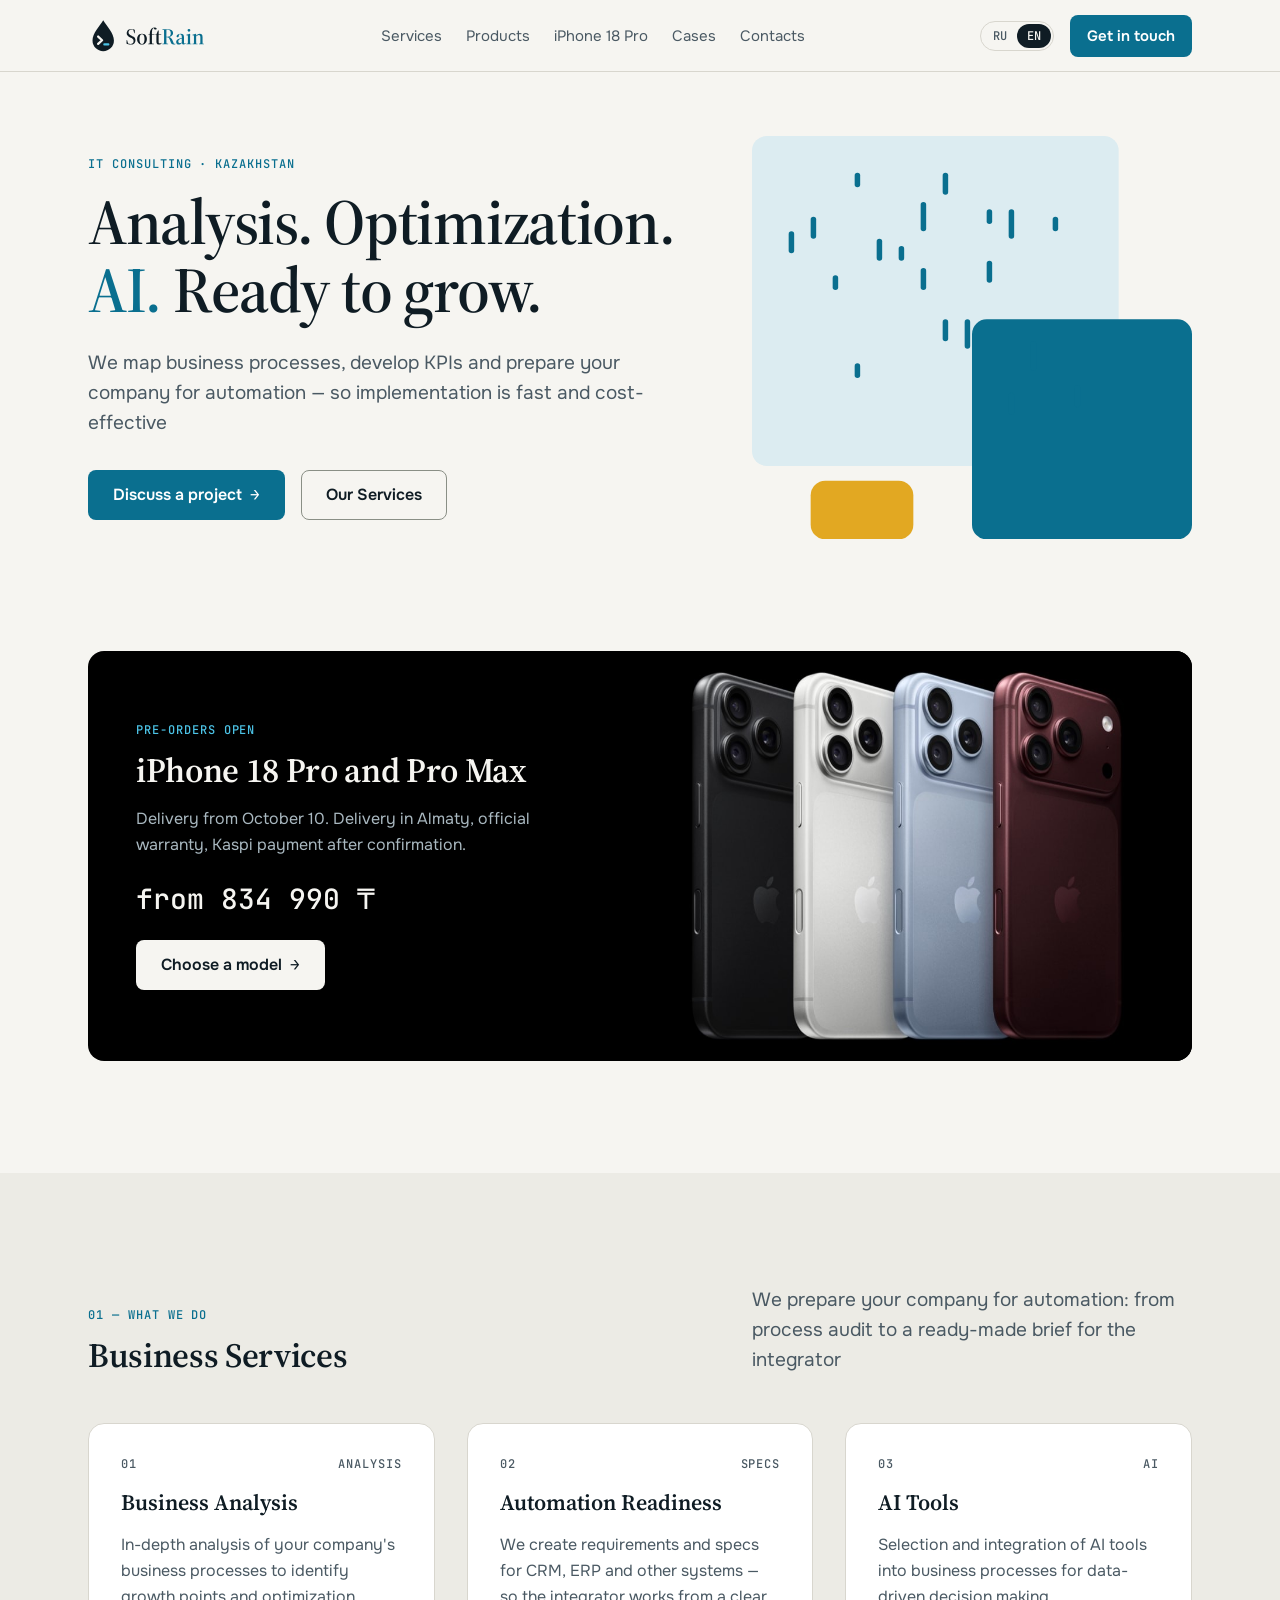
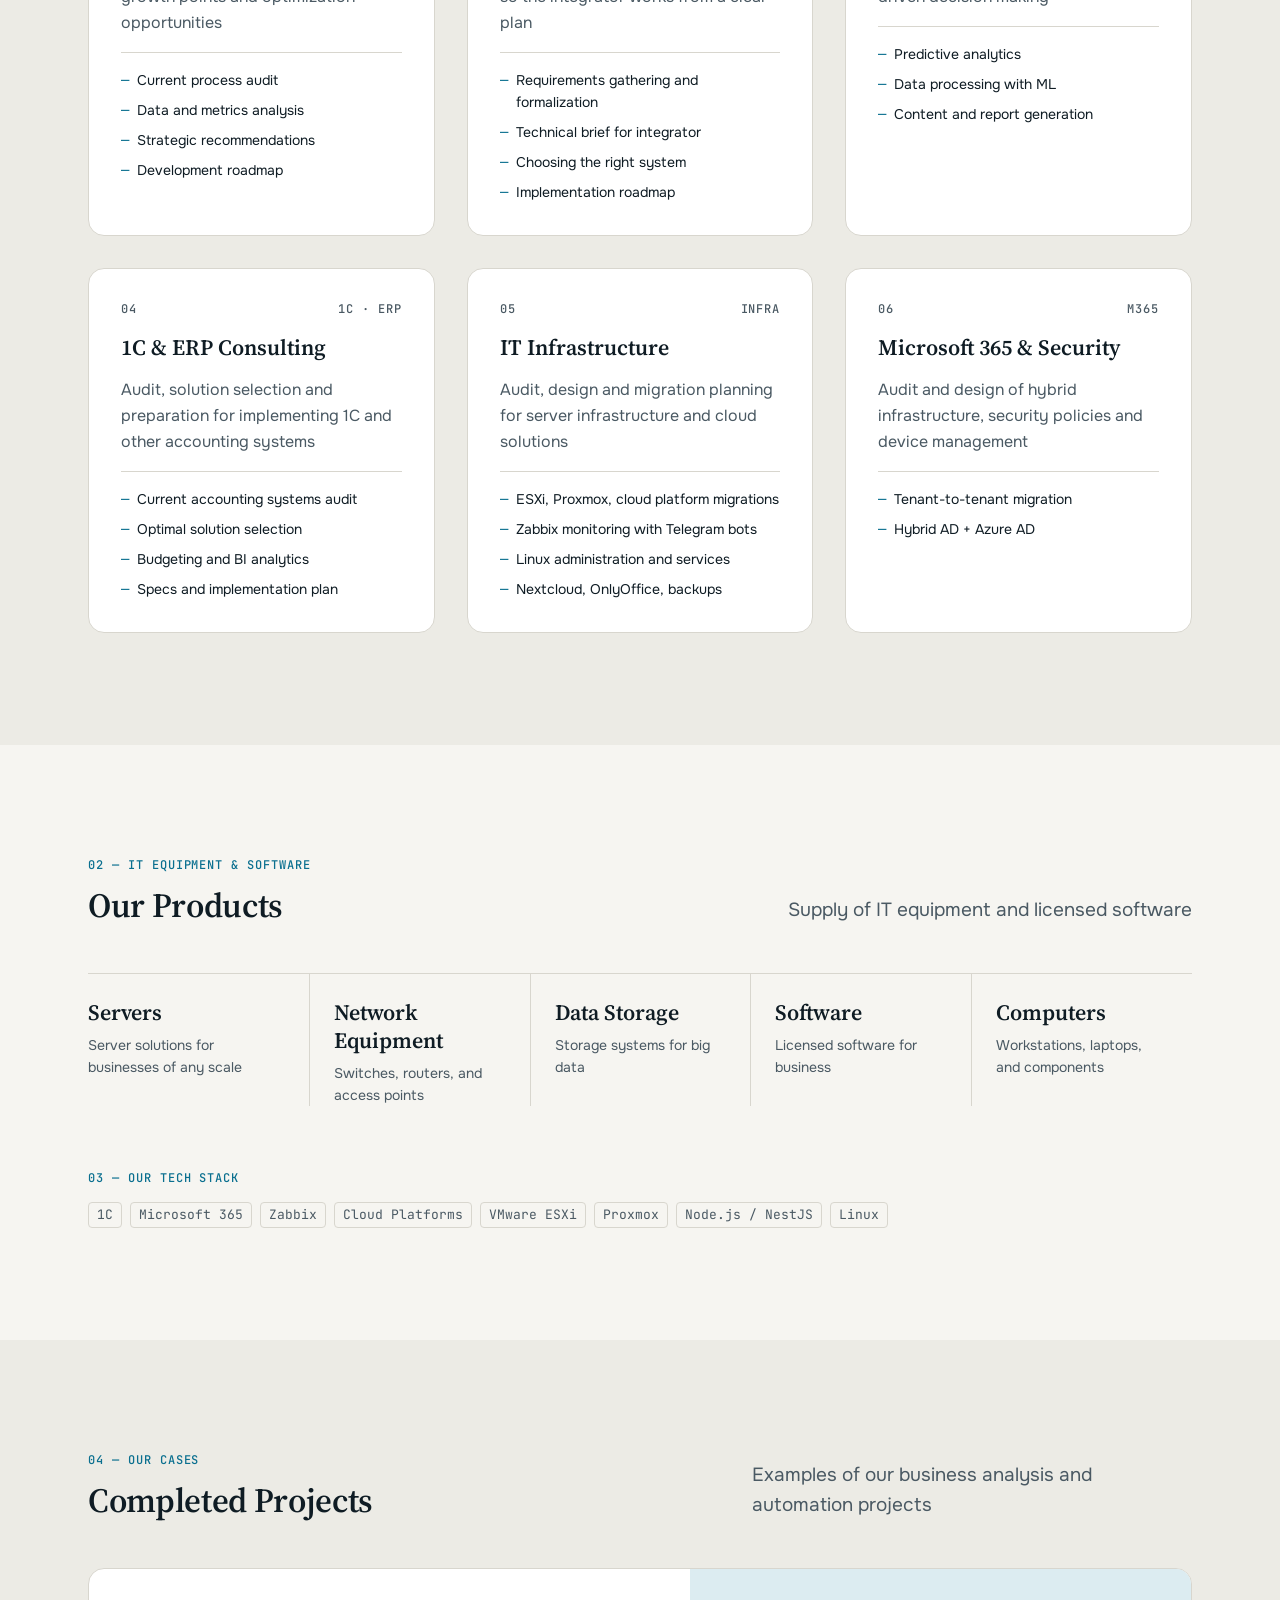
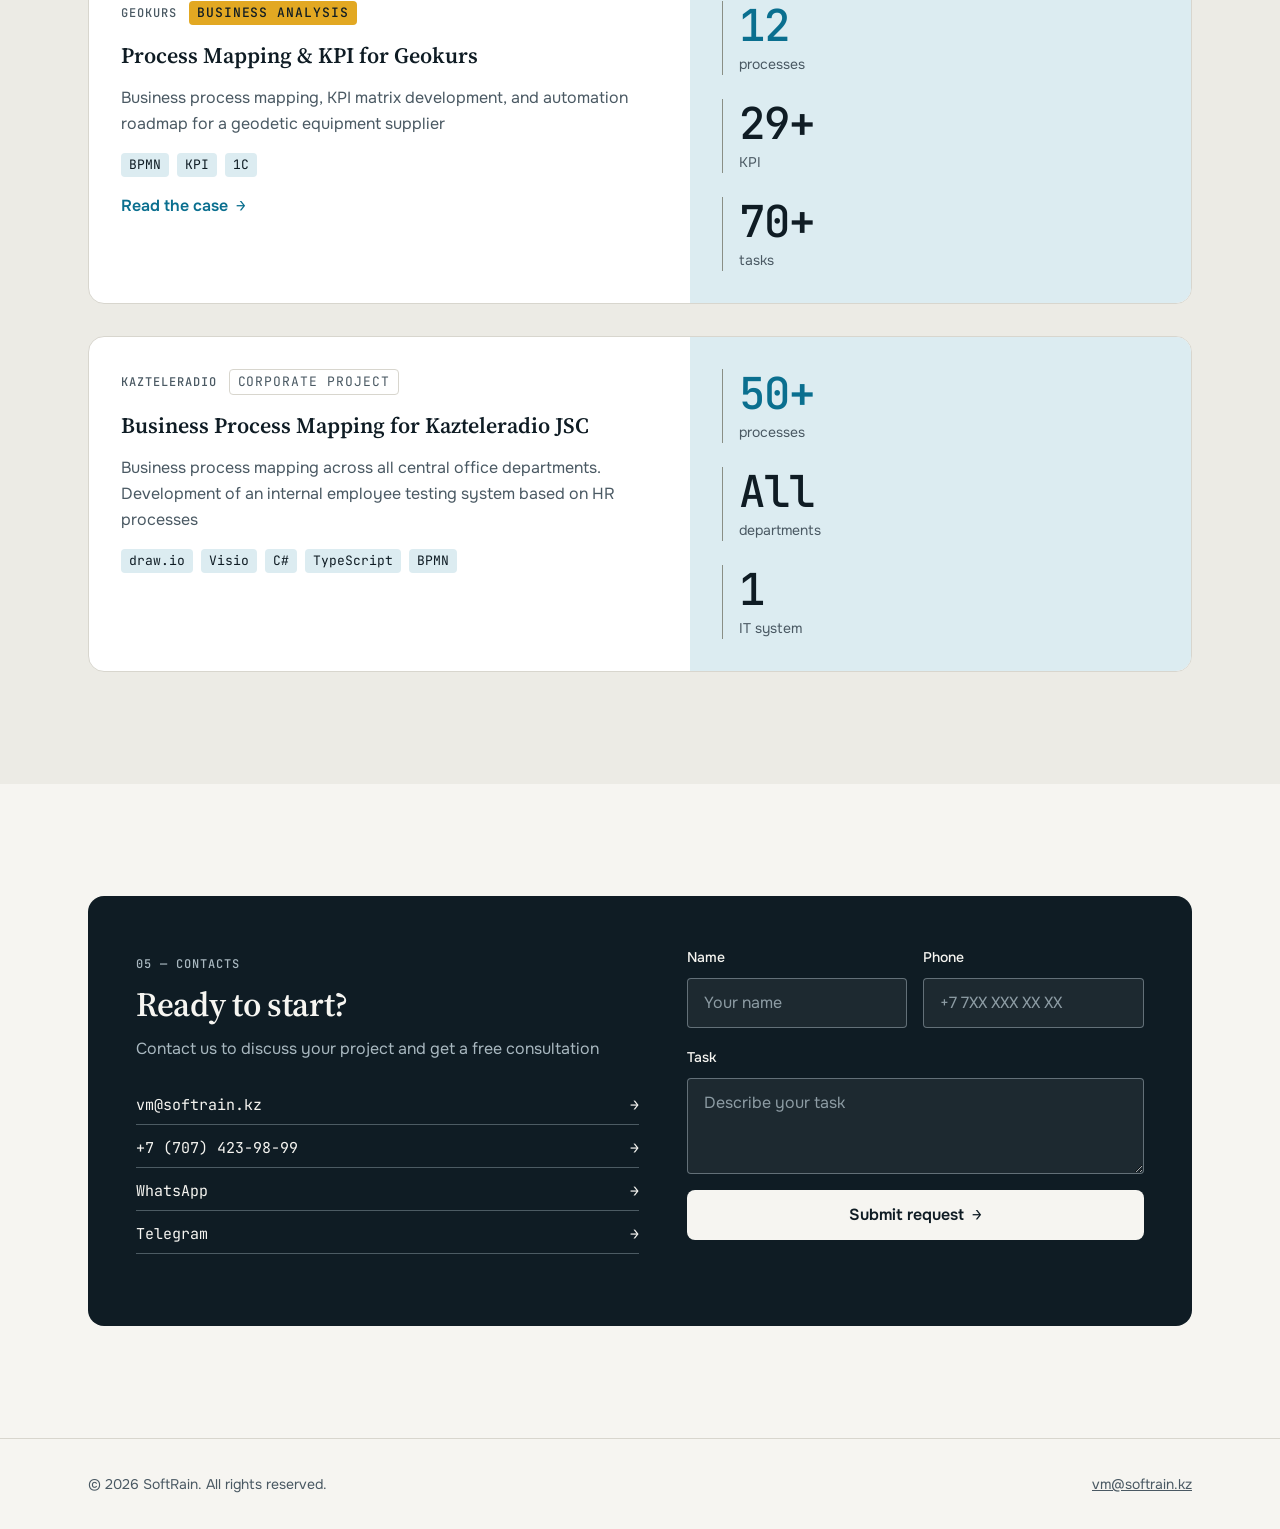
<file: index.html>
<!DOCTYPE html>
<html lang="ru">
<head>
  <meta charset="UTF-8">
  <meta name="viewport" content="width=device-width, initial-scale=1.0">
  <link rel="icon" type="image/svg+xml" href="favicon.svg">
  <link rel="apple-touch-icon" href="assets/apple-touch-icon.png">
  <title>SoftRain - Поставщик ИТ оборудования и программного обеспечения</title>
  <meta name="description" content="SoftRain — поставщик ИТ оборудования, бизнес-анализ, автоматизация процессов и AI инструменты для бизнеса. Серверы, сетевое оборудование, хранилища данных, компьютеры и лицензионное ПО.">
  <meta name="keywords" content="ИТ оборудование, серверы, бизнес анализ, автоматизация, AI инструменты, сетевое оборудование, хранилища данных, компьютеры, программное обеспечение, SoftRain">
  <meta name="robots" content="index, follow">

  <!-- Canonical.
       hreflang убран: языки переключаются скриптом на одном URL, отдельных
       адресов у версий нет, а три alternate на один адрес объявляли поисковику
       несуществующие языковые версии. -->
  <link rel="canonical" href="https://softrain.kz/">

  <!-- Open Graph -->
  <meta property="og:type" content="website">
  <meta property="og:url" content="https://softrain.kz/">
  <meta property="og:title" content="SoftRain — IT-решения для бизнеса">
  <meta property="og:description" content="Бизнес-анализ, автоматизация процессов, AI-инструменты и поставка IT-оборудования для вашей компании.">
  <meta property="og:image" content="https://softrain.kz/assets/og-image.png">
  <meta property="og:image:width" content="1200">
  <meta property="og:image:height" content="630">
  <meta property="og:locale" content="ru_RU">
  <meta property="og:locale:alternate" content="en_US">
  <meta property="og:site_name" content="SoftRain">

  <!-- Twitter Card -->
  <meta name="twitter:card" content="summary_large_image">
  <meta name="twitter:title" content="SoftRain — IT-решения для бизнеса">
  <meta name="twitter:description" content="Бизнес-анализ, автоматизация процессов, AI-инструменты и поставка IT-оборудования.">
  <meta name="twitter:image" content="https://softrain.kz/assets/og-image.png">

  <!-- JSON-LD Structured Data -->
  <script type="application/ld+json">
  {
    "@context": "https://schema.org",
    "@type": "Organization",
    "name": "SoftRain",
    "url": "https://softrain.kz",
    "logo": "https://softrain.kz/assets/softrain-mark-512.png",
    "description": "IT-решения для бизнеса: бизнес-анализ, автоматизация процессов, AI-инструменты, поставка IT-оборудования и ПО.",
    "email": "vm@softrain.kz",
    "telephone": "+77074239899",
    "address": {
      "@type": "PostalAddress",
      "addressCountry": "KZ"
    },
    "contactPoint": {
      "@type": "ContactPoint",
      "telephone": "+77074239899",
      "email": "vm@softrain.kz",
      "contactType": "sales",
      "availableLanguage": ["Russian", "English"]
    },
    "serviceArea": {
      "@type": "Country",
      "name": "Kazakhstan"
    },
    "knowsAbout": [
      "Business Analysis",
      "Business Process Automation",
      "Artificial Intelligence",
      "IT Equipment Supply",
      "Server Solutions",
      "Network Equipment"
    ]
  }
  </script>

  <link rel="preconnect" href="https://fonts.googleapis.com">
  <link rel="preconnect" href="https://fonts.gstatic.com" crossorigin>
  <link href="https://fonts.googleapis.com/css2?family=JetBrains+Mono:wght@400;500&family=Onest:wght@400;500;600&family=Source+Serif+4:opsz,wght@8..60,600&display=swap" rel="stylesheet">
  <link rel="stylesheet" href="assets/softrain.css">

  <style>
    /* Первый экран */
    .hero { padding: var(--space-16) 0 var(--space-24); }
    .hero .wrap { display: grid; grid-template-columns: 1fr 440px; gap: var(--space-12); align-items: center; }
    .hero .display { margin: var(--space-4) 0 var(--space-6); }
    .hero-actions { display: flex; gap: var(--space-4); flex-wrap: wrap; margin-top: var(--space-8); }

    /* Предзаказ iPhone: фон совпадает с фоном фотографии */
    .promo {
      display: grid; grid-template-columns: 1fr 1.15fr; align-items: center; gap: var(--space-8);
      background: #000; color: var(--ink-inverse); border-radius: var(--radius-lg); overflow: hidden;
      text-decoration: none; transition: transform .2s ease-out, box-shadow .2s ease-out;
    }
    .promo:hover { transform: translateY(-2px); box-shadow: var(--shadow-hover); color: var(--ink-inverse); }
    .promo-body { padding: var(--space-12) 0 var(--space-12) var(--space-12); }
    .promo .eyebrow { color: var(--rain-light); }
    .promo .h2 { color: var(--ink-inverse); margin: var(--space-3) 0 var(--space-4); }
    .promo p { color: var(--ink-inverse-muted); }
    .promo-price { font: 500 28px/34px var(--font-mono); color: var(--ink-inverse); margin: var(--space-6) 0; }
    .promo .btn { pointer-events: none; }
    .promo img { width: 100%; height: auto; }
    .promo:focus-visible { outline: 2px solid var(--rain); outline-offset: 3px; }

    /* Продукты */
    .products { display: grid; grid-template-columns: repeat(5, 1fr); border-top: 1px solid var(--line); }
    .product { padding: var(--space-6) var(--space-6) 0 0; display: grid; gap: var(--space-2); align-content: start; }
    .product + .product { padding-left: var(--space-6); border-left: 1px solid var(--line); }
    .product p { font-size: 14px; line-height: 22px; color: var(--ink-muted); }
    .stack { margin-top: var(--space-16); }
    .stack .eyebrow { margin-bottom: var(--space-4); }

    .cases { display: grid; gap: var(--space-8); }

    /* Форма в блоке контактов */
    .cta-form { display: grid; gap: var(--space-4); align-content: start; }
    .cta-form .row { display: grid; grid-template-columns: 1fr 1fr; gap: var(--space-4); }
    .cta-form label { color: var(--ink-inverse); }
    .cta-form .btn { width: 100%; }

    @media (max-width: 1024px) {
      .hero .wrap { grid-template-columns: 1fr 320px; }
      .products { grid-template-columns: repeat(3, 1fr); row-gap: var(--space-6); }
      .product:nth-child(3n+1) { padding-left: 0; border-left: 0; }
    }
    @media (max-width: 860px) {
      .hero { padding: var(--space-12) 0 var(--space-16); }
      .hero .wrap { grid-template-columns: 1fr; }
      .hero-art { display: none; }
      .promo { grid-template-columns: 1fr; gap: 0; }
      .promo-body { padding: var(--space-8) var(--space-6) 0; }
    }
    @media (max-width: 640px) {
      .products { grid-template-columns: 1fr 1fr; }
      .product, .product + .product { padding: var(--space-4) var(--space-4) 0 0; border-left: 0; }
      .cta-form .row { grid-template-columns: 1fr; }
      .promo-price { font-size: 24px; }
    }
  </style>

  <!-- Yandex.Metrika counter -->
  <script type="text/javascript">
      (function(m,e,t,r,i,k,a){
          m[i]=m[i]||function(){(m[i].a=m[i].a||[]).push(arguments)};
          m[i].l=1*new Date();
          for (var j = 0; j < document.scripts.length; j++) {if (document.scripts[j].src === r) { return; }}
          k=e.createElement(t),a=e.getElementsByTagName(t)[0],k.async=1,k.src=r,a.parentNode.insertBefore(k,a)
      })(window, document,'script','https://mc.yandex.ru/metrika/tag.js?id=106817733', 'ym');
      ym(106817733, 'init', {ssr:true, webvisor:true, clickmap:true, ecommerce:"dataLayer", referrer: document.referrer, url: location.href, accurateTrackBounce:true, trackLinks:true});
  </script>
  <noscript><div><img src="https://mc.yandex.ru/watch/106817733" style="position:absolute; left:-9999px;" alt="" /></div></noscript>
  <!-- /Yandex.Metrika counter -->
</head>

<body>
  <nav class="nav" id="navbar">
    <div class="wrap">
      <a href="./" class="nav-logo" aria-label="SoftRain"><img src="assets/softrain-logo.svg" alt="SoftRain" width="157" height="48"></a>

      <ul class="nav-links" id="navLinks">
        <li><a class="lang-text" data-lang-ru="Услуги" data-lang-en="Services" href="#services">Услуги</a></li>
        <li><a class="lang-text" data-lang-ru="Продукты" data-lang-en="Products" href="#products">Продукты</a></li>
        <li><a href="iphone-18-pro/">iPhone 18 Pro</a></li>
        <li><a class="lang-text" data-lang-ru="Кейсы" data-lang-en="Cases" href="#cases">Кейсы</a></li>
        <li><a class="lang-text" data-lang-ru="Контакты" data-lang-en="Contacts" href="#contact">Контакты</a></li>
      </ul>

      <div class="nav-right">
        <div class="lang-switch" role="group" aria-label="Язык / Language">
          <button class="lang-btn active" data-lang="ru">RU</button>
          <button class="lang-btn" data-lang="en">EN</button>
        </div>
        <a class="lang-text btn btn-primary" data-lang-ru="Оставить заявку" data-lang-en="Get in touch" href="#contact">Оставить заявку</a>
        <button class="menu-toggle" id="menuToggle" aria-label="Меню" aria-expanded="false" aria-controls="navLinks"><span></span></button>
      </div>
    </div>
  </nav>

  <main>
  <header class="hero">
    <div class="wrap">
      <div>
        <p class="lang-text eyebrow" data-lang-ru="IT-консалтинг · Казахстан" data-lang-en="IT consulting · Kazakhstan">IT-консалтинг · Казахстан</p>
        <h1 class="display"><span class="lang-text" data-lang-ru="Анализ. Оптимизация." data-lang-en="Analysis. Optimization.">Анализ. Оптимизация.</span> <em>AI.</em> <span class="lang-text" data-lang-ru="Подготовка к росту." data-lang-en="Ready to grow.">Подготовка к росту.</span></h1>
        <p class="lang-text lead" data-lang-ru="Описываем бизнес-процессы, разрабатываем KPI и готовим вашу компанию к автоматизации — чтобы внедрение прошло быстро и без лишних затрат" data-lang-en="We map business processes, develop KPIs and prepare your company for automation — so implementation is fast and cost-effective">Описываем бизнес-процессы, разрабатываем KPI и готовим вашу компанию к автоматизации — чтобы внедрение прошло быстро и без лишних затрат</p>
        <div class="hero-actions">
          <a href="#contact" class="btn btn-primary"><span class="lang-text" data-lang-ru="Обсудить проект" data-lang-en="Discuss a project">Обсудить проект</span> <span class="arrow" aria-hidden="true">→</span></a>
          <a class="lang-text btn btn-secondary" data-lang-ru="Наши услуги" data-lang-en="Our Services" href="#services">Наши услуги</a>
        </div>
      </div>
      <svg class="hero-art rain-art" viewBox="0 0 480 440" aria-hidden="true">
        <rect class="soft" x="0" y="0" width="400" height="360" rx="16"/>
        <rect class="rain" x="240" y="200" width="240" height="240" rx="16"/>
        <rect class="sun" x="64" y="376" width="112" height="64" rx="16"/>
        <rect class="rain" x="40" y="104" width="6" height="24" rx="3"/><rect class="rain" x="64" y="88" width="6" height="24" rx="3"/><rect class="rain" x="88" y="152" width="6" height="16" rx="3"/><rect class="rain" x="112" y="248" width="6" height="16" rx="3"/><rect class="rain" x="136" y="112" width="6" height="24" rx="3"/><rect class="rain" x="160" y="120" width="6" height="16" rx="3"/><rect class="rain" x="184" y="72" width="6" height="32" rx="3"/><rect class="rain" x="184" y="144" width="6" height="24" rx="3"/><rect class="rain" x="208" y="200" width="6" height="24" rx="3"/><rect class="rain" x="232" y="200" width="6" height="32" rx="3"/><rect class="rain" x="256" y="80" width="6" height="16" rx="3"/><rect class="rain" x="256" y="136" width="6" height="24" rx="3"/><rect class="rain" x="280" y="80" width="6" height="32" rx="3"/><rect class="rain" x="280" y="280" width="6" height="24" rx="3"/><rect class="rain" x="304" y="224" width="6" height="32" rx="3"/><rect class="rain" x="328" y="88" width="6" height="16" rx="3"/><rect class="rain" x="352" y="272" width="6" height="24" rx="3"/><rect class="rain" x="112" y="40" width="6" height="16" rx="3"/><rect class="rain" x="208" y="40" width="6" height="24" rx="3"/>
      </svg>
    </div>
  </header>

  <section class="section" style="padding-top:0" aria-label="Предзаказ iPhone 18 Pro">
    <div class="wrap">
      <a class="promo" href="iphone-18-pro/">
        <div class="promo-body">
          <p class="lang-text eyebrow" data-lang-ru="Предзаказ открыт" data-lang-en="Pre-orders open">Предзаказ открыт</p>
          <h2 class="lang-text h2" data-lang-ru="iPhone 18 Pro и Pro Max" data-lang-en="iPhone 18 Pro and Pro Max">iPhone 18 Pro и Pro Max</h2>
          <p class="lang-text" data-lang-ru="Доставка с 10 октября. Доставка по Алматы, официальная гарантия, оплата Kaspi после подтверждения." data-lang-en="Delivery from October 10. Delivery in Almaty, official warranty, Kaspi payment after confirmation.">Доставка с 10 октября. Доставка по Алматы, официальная гарантия, оплата Kaspi после подтверждения.</p>
          <div class="promo-price"><span class="lang-text" data-lang-ru="от 834 990 ₸" data-lang-en="from 834 990 ₸">от 834 990 ₸</span></div>
          <span class="btn btn-inverse"><span class="lang-text" data-lang-ru="Выбрать модель" data-lang-en="Choose a model">Выбрать модель</span> <span class="arrow" aria-hidden="true">→</span></span>
        </div>
        <img src="iphone-18-pro/img/lineup.jpg" alt="iPhone 18 Pro в цветах Black, Silver, Glacier и Burgundy" width="980" height="700" loading="lazy">
      </a>
    </div>
  </section>

  <section class="section section--sunken" id="services">
    <div class="wrap">
      <div class="section-head">
        <div>
          <p class="lang-text eyebrow" data-lang-ru="01 — Что мы делаем" data-lang-en="01 — What we do">01 — Что мы делаем</p>
          <h2 class="lang-text h2" data-lang-ru="Услуги для бизнеса" data-lang-en="Business Services">Услуги для бизнеса</h2>
        </div>
        <p class="lang-text lead" data-lang-ru="Подготовим вашу компанию к автоматизации: от аудита процессов до готового ТЗ для интегратора" data-lang-en="We prepare your company for automation: from process audit to a ready-made brief for the integrator">Подготовим вашу компанию к автоматизации: от аудита процессов до готового ТЗ для интегратора</p>
      </div>
      <div class="grid-3">
        <article class="card">
          <div class="card-num"><span>01</span><span class="lang-text" data-lang-ru="Анализ" data-lang-en="Analysis">Анализ</span></div>
          <h3 class="lang-text h3" data-lang-ru="Бизнес-анализ" data-lang-en="Business Analysis">Бизнес-анализ</h3>
          <p class="lang-text" data-lang-ru="Глубокий анализ бизнес-процессов вашей компании для выявления точек роста и оптимизации" data-lang-en="In-depth analysis of your company&#x27;s business processes to identify growth points and optimization opportunities">Глубокий анализ бизнес-процессов вашей компании для выявления точек роста и оптимизации</p>
          <ul class="list">
            <li class="lang-text" data-lang-ru="Аудит текущих процессов" data-lang-en="Current process audit">Аудит текущих процессов</li>
            <li class="lang-text" data-lang-ru="Анализ данных и метрик" data-lang-en="Data and metrics analysis">Анализ данных и метрик</li>
            <li class="lang-text" data-lang-ru="Стратегические рекомендации" data-lang-en="Strategic recommendations">Стратегические рекомендации</li>
            <li class="lang-text" data-lang-ru="Дорожная карта развития" data-lang-en="Development roadmap">Дорожная карта развития</li>
          </ul>
        </article>
        <article class="card">
          <div class="card-num"><span>02</span><span class="lang-text" data-lang-ru="ТЗ" data-lang-en="Specs">ТЗ</span></div>
          <h3 class="lang-text h3" data-lang-ru="Подготовка к автоматизации" data-lang-en="Automation Readiness">Подготовка к автоматизации</h3>
          <p class="lang-text" data-lang-ru="Формируем требования и ТЗ для внедрения CRM, ERP и других систем — чтобы интегратор работал по чёткому плану" data-lang-en="We create requirements and specs for CRM, ERP and other systems — so the integrator works from a clear plan">Формируем требования и ТЗ для внедрения CRM, ERP и других систем — чтобы интегратор работал по чёткому плану</p>
          <ul class="list">
            <li class="lang-text" data-lang-ru="Сбор и формализация требований" data-lang-en="Requirements gathering and formalization">Сбор и формализация требований</li>
            <li class="lang-text" data-lang-ru="Техническое задание для интегратора" data-lang-en="Technical brief for integrator">Техническое задание для интегратора</li>
            <li class="lang-text" data-lang-ru="Выбор подходящей системы" data-lang-en="Choosing the right system">Выбор подходящей системы</li>
            <li class="lang-text" data-lang-ru="Дорожная карта внедрения" data-lang-en="Implementation roadmap">Дорожная карта внедрения</li>
          </ul>
        </article>
        <article class="card">
          <div class="card-num"><span>03</span><span class="lang-text" data-lang-ru="AI" data-lang-en="AI">AI</span></div>
          <h3 class="lang-text h3" data-lang-ru="AI-инструменты" data-lang-en="AI Tools">AI-инструменты</h3>
          <p class="lang-text" data-lang-ru="Подбор и интеграция AI-инструментов в бизнес-процессы для принятия решений на основе данных" data-lang-en="Selection and integration of AI tools into business processes for data-driven decision making">Подбор и интеграция AI-инструментов в бизнес-процессы для принятия решений на основе данных</p>
          <ul class="list">
            <li class="lang-text" data-lang-ru="Предиктивная аналитика" data-lang-en="Predictive analytics">Предиктивная аналитика</li>
            <li class="lang-text" data-lang-ru="Обработка данных с ML" data-lang-en="Data processing with ML">Обработка данных с ML</li>
            <li class="lang-text" data-lang-ru="Генерация контента и отчётов" data-lang-en="Content and report generation">Генерация контента и отчётов</li>
          </ul>
        </article>
        <article class="card">
          <div class="card-num"><span>04</span><span class="lang-text" data-lang-ru="1C · ERP" data-lang-en="1C · ERP">1C · ERP</span></div>
          <h3 class="lang-text h3" data-lang-ru="Консалтинг 1C &amp; ERP" data-lang-en="1C &amp; ERP Consulting">Консалтинг 1C &amp; ERP</h3>
          <p class="lang-text" data-lang-ru="Аудит, подбор решений и подготовка к внедрению 1С и других учётных систем" data-lang-en="Audit, solution selection and preparation for implementing 1C and other accounting systems">Аудит, подбор решений и подготовка к внедрению 1С и других учётных систем</p>
          <ul class="list">
            <li class="lang-text" data-lang-ru="Аудит текущих учётных систем" data-lang-en="Current accounting systems audit">Аудит текущих учётных систем</li>
            <li class="lang-text" data-lang-ru="Подбор оптимального решения" data-lang-en="Optimal solution selection">Подбор оптимального решения</li>
            <li class="lang-text" data-lang-ru="Бюджетирование и BI-аналитика" data-lang-en="Budgeting and BI analytics">Бюджетирование и BI-аналитика</li>
            <li class="lang-text" data-lang-ru="ТЗ и план внедрения" data-lang-en="Specs and implementation plan">ТЗ и план внедрения</li>
          </ul>
        </article>
        <article class="card">
          <div class="card-num"><span>05</span><span class="lang-text" data-lang-ru="Инфра" data-lang-en="Infra">Инфра</span></div>
          <h3 class="lang-text h3" data-lang-ru="IT-инфраструктура" data-lang-en="IT Infrastructure">IT-инфраструктура</h3>
          <p class="lang-text" data-lang-ru="Аудит, проектирование и планирование миграции серверной инфраструктуры и облачных решений" data-lang-en="Audit, design and migration planning for server infrastructure and cloud solutions">Аудит, проектирование и планирование миграции серверной инфраструктуры и облачных решений</p>
          <ul class="list">
            <li class="lang-text" data-lang-ru="Миграции ESXi, Proxmox, облачные платформы" data-lang-en="ESXi, Proxmox, cloud platform migrations">Миграции ESXi, Proxmox, облачные платформы</li>
            <li class="lang-text" data-lang-ru="Мониторинг Zabbix с Telegram-ботами" data-lang-en="Zabbix monitoring with Telegram bots">Мониторинг Zabbix с Telegram-ботами</li>
            <li class="lang-text" data-lang-ru="Linux-администрирование и сервисы" data-lang-en="Linux administration and services">Linux-администрирование и сервисы</li>
            <li class="lang-text" data-lang-ru="Nextcloud, OnlyOffice, бэкапы" data-lang-en="Nextcloud, OnlyOffice, backups">Nextcloud, OnlyOffice, бэкапы</li>
          </ul>
        </article>
        <article class="card">
          <div class="card-num"><span>06</span><span class="lang-text" data-lang-ru="M365" data-lang-en="M365">M365</span></div>
          <h3 class="lang-text h3" data-lang-ru="Microsoft 365 &amp; Security" data-lang-en="Microsoft 365 &amp; Security">Microsoft 365 &amp; Security</h3>
          <p class="lang-text" data-lang-ru="Аудит и проектирование гибридной инфраструктуры, политик безопасности и управления устройствами" data-lang-en="Audit and design of hybrid infrastructure, security policies and device management">Аудит и проектирование гибридной инфраструктуры, политик безопасности и управления устройствами</p>
          <ul class="list">
            <li class="lang-text" data-lang-ru="Миграция между тенантами" data-lang-en="Tenant-to-tenant migration">Миграция между тенантами</li>
            <li class="lang-text" data-lang-ru="Гибридная AD + Azure AD" data-lang-en="Hybrid AD + Azure AD">Гибридная AD + Azure AD</li>
          </ul>
        </article>
      </div>
    </div>
  </section>

  <section class="section" id="products">
    <div class="wrap">
      <div class="section-head">
        <div>
          <p class="lang-text eyebrow" data-lang-ru="02 — IT-оборудование и ПО" data-lang-en="02 — IT equipment &amp; software">02 — IT-оборудование и ПО</p>
          <h2 class="lang-text h2" data-lang-ru="Наши продукты" data-lang-en="Our Products">Наши продукты</h2>
        </div>
        <p class="lang-text lead" data-lang-ru="Поставка IT-оборудования и лицензионного программного обеспечения" data-lang-en="Supply of IT equipment and licensed software">Поставка IT-оборудования и лицензионного программного обеспечения</p>
      </div>
      <div class="products">
        <div class="product">
          <h3 class="lang-text h3" data-lang-ru="Серверы" data-lang-en="Servers">Серверы</h3>
          <p class="lang-text" data-lang-ru="Серверные решения для бизнеса любого масштаба" data-lang-en="Server solutions for businesses of any scale">Серверные решения для бизнеса любого масштаба</p>
        </div>
        <div class="product">
          <h3 class="lang-text h3" data-lang-ru="Сетевое оборудование" data-lang-en="Network Equipment">Сетевое оборудование</h3>
          <p class="lang-text" data-lang-ru="Коммутаторы, роутеры и точки доступа" data-lang-en="Switches, routers, and access points">Коммутаторы, роутеры и точки доступа</p>
        </div>
        <div class="product">
          <h3 class="lang-text h3" data-lang-ru="Хранилища данных" data-lang-en="Data Storage">Хранилища данных</h3>
          <p class="lang-text" data-lang-ru="Системы хранения для больших данных" data-lang-en="Storage systems for big data">Системы хранения для больших данных</p>
        </div>
        <div class="product">
          <h3 class="lang-text h3" data-lang-ru="Программное обеспечение" data-lang-en="Software">Программное обеспечение</h3>
          <p class="lang-text" data-lang-ru="Лицензионный софт для бизнеса" data-lang-en="Licensed software for business">Лицензионный софт для бизнеса</p>
        </div>
        <div class="product">
          <h3 class="lang-text h3" data-lang-ru="Компьютеры" data-lang-en="Computers">Компьютеры</h3>
          <p class="lang-text" data-lang-ru="Рабочие станции, ноутбуки и комплектующие" data-lang-en="Workstations, laptops, and components">Рабочие станции, ноутбуки и комплектующие</p>
        </div>
      </div>

      <div class="stack" id="tech">
        <h2 class="lang-text eyebrow" data-lang-ru="03 — Наш стек" data-lang-en="03 — Our tech stack">03 — Наш стек</h2>
        <div class="tags"><span class="tag tag--outline">1C</span> <span class="tag tag--outline">Microsoft 365</span> <span class="tag tag--outline">Zabbix</span> <span class="lang-text tag tag--outline" data-lang-ru="Облачные платформы" data-lang-en="Cloud Platforms">Облачные платформы</span> <span class="tag tag--outline">VMware ESXi</span> <span class="tag tag--outline">Proxmox</span> <span class="tag tag--outline">Node.js / NestJS</span> <span class="tag tag--outline">Linux</span></div>
      </div>
    </div>
  </section>

  <section class="section section--sunken" id="cases">
    <div class="wrap">
      <div class="section-head">
        <div>
          <p class="lang-text eyebrow" data-lang-ru="04 — Наши кейсы" data-lang-en="04 — Our cases">04 — Наши кейсы</p>
          <h2 class="lang-text h2" data-lang-ru="Реализованные проекты" data-lang-en="Completed Projects">Реализованные проекты</h2>
        </div>
        <p class="lang-text lead" data-lang-ru="Примеры наших проектов по бизнес-анализу и автоматизации" data-lang-en="Examples of our business analysis and automation projects">Примеры наших проектов по бизнес-анализу и автоматизации</p>
      </div>
      <div class="cases">
        <a href="geokurs-case.html" class="case">
          <div class="case-body">
            <div class="case-client"><span>Geokurs</span><span class="lang-text tag tag--sun" data-lang-ru="Бизнес-анализ" data-lang-en="Business Analysis">Бизнес-анализ</span></div>
            <h3 class="lang-text h3" data-lang-ru="Описание процессов и KPI для Geokurs" data-lang-en="Process Mapping &amp; KPI for Geokurs">Описание процессов и KPI для Geokurs</h3>
            <p class="lang-text" data-lang-ru="Описание бизнес-процессов, разработка матрицы KPI и дорожной карты автоматизации для поставщика геодезического оборудования" data-lang-en="Business process mapping, KPI matrix development, and automation roadmap for a geodetic equipment supplier">Описание бизнес-процессов, разработка матрицы KPI и дорожной карты автоматизации для поставщика геодезического оборудования</p>
            <div class="tags"><span class="tag">BPMN</span><span class="tag">KPI</span><span class="tag">1C</span></div>
            <span class="case-link"><span class="lang-text" data-lang-ru="Подробнее о кейсе" data-lang-en="Read the case">Подробнее о кейсе</span> <span class="arrow" aria-hidden="true">→</span></span>
          </div>
          <div class="case-facts">
            <div class="stat"><span class="stat-value stat-value--accent">12</span><span class="lang-text stat-label" data-lang-ru="процессов" data-lang-en="processes">процессов</span></div>
            <div class="stat"><span class="stat-value">29+</span><span class="stat-label">KPI</span></div>
            <div class="stat"><span class="stat-value">70+</span><span class="lang-text stat-label" data-lang-ru="задач" data-lang-en="tasks">задач</span></div>
          </div>
        </a>

        <div class="case">
          <div class="case-body">
            <div class="case-client"><span class="lang-text" data-lang-ru="Казтелерадио" data-lang-en="Kazteleradio">Казтелерадио</span><span class="lang-text tag tag--outline" data-lang-ru="Корпоративный проект" data-lang-en="Corporate Project">Корпоративный проект</span></div>
            <h3 class="lang-text h3" data-lang-ru="Описание бизнес-процессов АО «Казтелерадио»" data-lang-en="Business Process Mapping for Kazteleradio JSC">Описание бизнес-процессов АО «Казтелерадио»</h3>
            <p class="lang-text" data-lang-ru="Описание бизнес-процессов всех департаментов центрального аппарата. Разработка внутренней системы тестирования сотрудников на основе HR-процессов" data-lang-en="Business process mapping across all central office departments. Development of an internal employee testing system based on HR processes">Описание бизнес-процессов всех департаментов центрального аппарата. Разработка внутренней системы тестирования сотрудников на основе HR-процессов</p>
            <div class="tags"><span class="tag">draw.io</span><span class="tag">Visio</span><span class="tag">C#</span><span class="tag">TypeScript</span><span class="tag">BPMN</span></div>
          </div>
          <div class="case-facts">
            <div class="stat"><span class="stat-value stat-value--accent">50+</span><span class="lang-text stat-label" data-lang-ru="процессов" data-lang-en="processes">процессов</span></div>
            <div class="stat"><span class="lang-text stat-value" data-lang-ru="Все" data-lang-en="All">Все</span><span class="lang-text stat-label" data-lang-ru="департаменты" data-lang-en="departments">департаменты</span></div>
            <div class="stat"><span class="stat-value">1</span><span class="lang-text stat-label" data-lang-ru="IT-система" data-lang-en="IT system">IT-система</span></div>
          </div>
        </div>
      </div>
    </div>
  </section>

  <section class="section" id="contact">
    <div class="wrap">
      <div class="cta">
        <div>
          <p class="lang-text eyebrow" data-lang-ru="05 — Контакты" data-lang-en="05 — Contacts">05 — Контакты</p>
          <h2 class="lang-text h2" data-lang-ru="Готовы начать?" data-lang-en="Ready to start?">Готовы начать?</h2>
          <p class="lang-text" data-lang-ru="Свяжитесь с нами, чтобы обсудить ваш проект и получить бесплатную консультацию" data-lang-en="Contact us to discuss your project and get a free consultation">Свяжитесь с нами, чтобы обсудить ваш проект и получить бесплатную консультацию</p>
          <div class="cta-contacts">
            <a href="mailto:vm@softrain.kz">vm@softrain.kz <span aria-hidden="true">→</span></a>
            <a href="tel:+77074239899">+7 (707) 423-98-99 <span aria-hidden="true">→</span></a>
            <a href="https://wa.me/77074239899" target="_blank" rel="noopener">WhatsApp <span aria-hidden="true">→</span></a>
            <a href="https://t.me/WRain" target="_blank" rel="noopener">Telegram <span aria-hidden="true">→</span></a>
          </div>
        </div>

        <form class="cta-form" id="contactForm" novalidate>
          <div class="row">
            <div class="field">
              <label class="lang-text" data-lang-ru="Имя" data-lang-en="Name" for="formName">Имя</label>
              <input class="input" type="text" id="formName" placeholder="Как к вам обращаться" data-placeholder-ru="Как к вам обращаться" data-placeholder-en="Your name" required>
            </div>
            <div class="field">
              <label class="lang-text" data-lang-ru="Телефон" data-lang-en="Phone" for="formPhone">Телефон</label>
              <input class="input" type="tel" id="formPhone" placeholder="+7 7XX XXX XX XX" data-placeholder-ru="+7 7XX XXX XX XX" data-placeholder-en="+7 7XX XXX XX XX" required>
            </div>
          </div>
          <div class="field">
            <label class="lang-text" data-lang-ru="Задача" data-lang-en="Task" for="formMessage">Задача</label>
            <textarea class="input" id="formMessage" placeholder="Опишите задачу" data-placeholder-ru="Опишите задачу" data-placeholder-en="Describe your task"></textarea>
          </div>
          <button type="submit" class="btn btn-inverse" id="formSubmitBtn"><span class="lang-text" data-lang-ru="Оставить заявку" data-lang-en="Submit request">Оставить заявку</span> <span class="arrow" aria-hidden="true">→</span></button>
          <div class="form-status" id="formStatus" role="status"></div>
        </form>
      </div>
    </div>
  </section>
  </main>

  <footer class="footer">
    <div class="wrap">
      <span class="lang-text" data-lang-ru="© 2026 SoftRain. Все права защищены." data-lang-en="© 2026 SoftRain. All rights reserved.">© 2026 SoftRain. Все права защищены.</span>
      <a href="mailto:vm@softrain.kz">vm@softrain.kz</a>
    </div>
  </footer>

  <script src="assets/order.js"></script>
  <script>
    // ==== Переключение языка ====
    function initLanguageSwitcher() {
      var langButtons = document.querySelectorAll('.lang-btn');
      var elements = document.querySelectorAll('.lang-text');

      function switchLanguage(lang) {
        for (var i = 0; i < langButtons.length; i++) {
          langButtons[i].classList.toggle('active', langButtons[i].getAttribute('data-lang') === lang);
        }
        document.documentElement.lang = lang;

        for (var j = 0; j < elements.length; j++) {
          var text = elements[j].getAttribute('data-lang-' + lang);
          if (text) elements[j].textContent = text;
        }

        document.title = lang === 'ru'
          ? 'SoftRain - IT-решения для бизнеса'
          : 'SoftRain - IT Solutions for Business';

        updateFormPlaceholders(lang);
        try { localStorage.setItem('lang', lang); } catch (e) {}
      }

      function getLanguage() {
        try {
          var saved = localStorage.getItem('lang');
          if (saved) return saved;
        } catch (e) {}
        var browserLang = navigator.language || (navigator.languages && navigator.languages[0]) || 'ru';
        var lang = browserLang.split('-')[0];
        return ['ru', 'en'].indexOf(lang) !== -1 ? lang : 'ru';
      }

      for (var k = 0; k < langButtons.length; k++) {
        langButtons[k].addEventListener('click', function () {
          switchLanguage(this.getAttribute('data-lang'));
        });
      }

      switchLanguage(getLanguage());
    }

    function updateFormPlaceholders(lang) {
      var inputs = document.querySelectorAll('[data-placeholder-ru]');
      for (var i = 0; i < inputs.length; i++) {
        var ph = inputs[i].getAttribute('data-placeholder-' + lang);
        if (ph) inputs[i].placeholder = ph;
      }
    }

    // ==== Навигация: фон при прокрутке и мобильное меню ====
    window.addEventListener('scroll', function () {
      document.getElementById('navbar').classList.toggle('scrolled', window.scrollY > 10);
    });

    var menuToggle = document.getElementById('menuToggle');
    var navLinks = document.getElementById('navLinks');
    menuToggle.addEventListener('click', function () {
      var open = navLinks.classList.toggle('open');
      menuToggle.setAttribute('aria-expanded', open ? 'true' : 'false');
    });
    navLinks.querySelectorAll('a').forEach(function (link) {
      link.addEventListener('click', function () {
        navLinks.classList.remove('open');
        menuToggle.setAttribute('aria-expanded', 'false');
      });
    });

    // ==== Форма заявки ====
    // Проверка данных и отправка — в assets/order.js
    function initContactForm() {
      var form = document.getElementById('contactForm');
      if (!form) return;

      form.addEventListener('submit', function (e) {
        e.preventDefault();

        var nameEl = document.getElementById('formName');
        var phoneEl = document.getElementById('formPhone');
        var name = nameEl.value.trim();
        var phone = phoneEl.value.trim();
        var message = document.getElementById('formMessage').value.trim();
        var btn = document.getElementById('formSubmitBtn');
        var status = document.getElementById('formStatus');
        var en = document.documentElement.lang === 'en';

        var bad = SoftRainOrder.validate(name, phone);
        SoftRainOrder.markInvalid(nameEl, bad && bad.field === 'name');
        SoftRainOrder.markInvalid(phoneEl, bad && bad.field === 'phone');
        if (bad) {
          status.textContent = bad.message;
          status.className = 'form-status error';
          return;
        }

        btn.disabled = true;
        status.textContent = '';
        status.className = 'form-status';

        SoftRainOrder.send({
          name: name, phone: SoftRainOrder.normalizePhone(phone), comment: message,
          page: location.pathname, website: ''
        })
          .then(function () {
            status.textContent = en ? 'Request sent! We will contact you.' : 'Заявка отправлена! Мы свяжемся с вами.';
            status.className = 'form-status success';
            form.reset();
          })
          .catch(function (err) {
            status.textContent = err.message + ' ' + SoftRainOrder.fallback();
            status.className = 'form-status error';
          })
          .finally(function () {
            btn.disabled = false;
          });
      });
    }

    document.addEventListener('DOMContentLoaded', function () {
      initLanguageSwitcher();
      initContactForm();
    });
  </script>
</body>
</html>
</file>
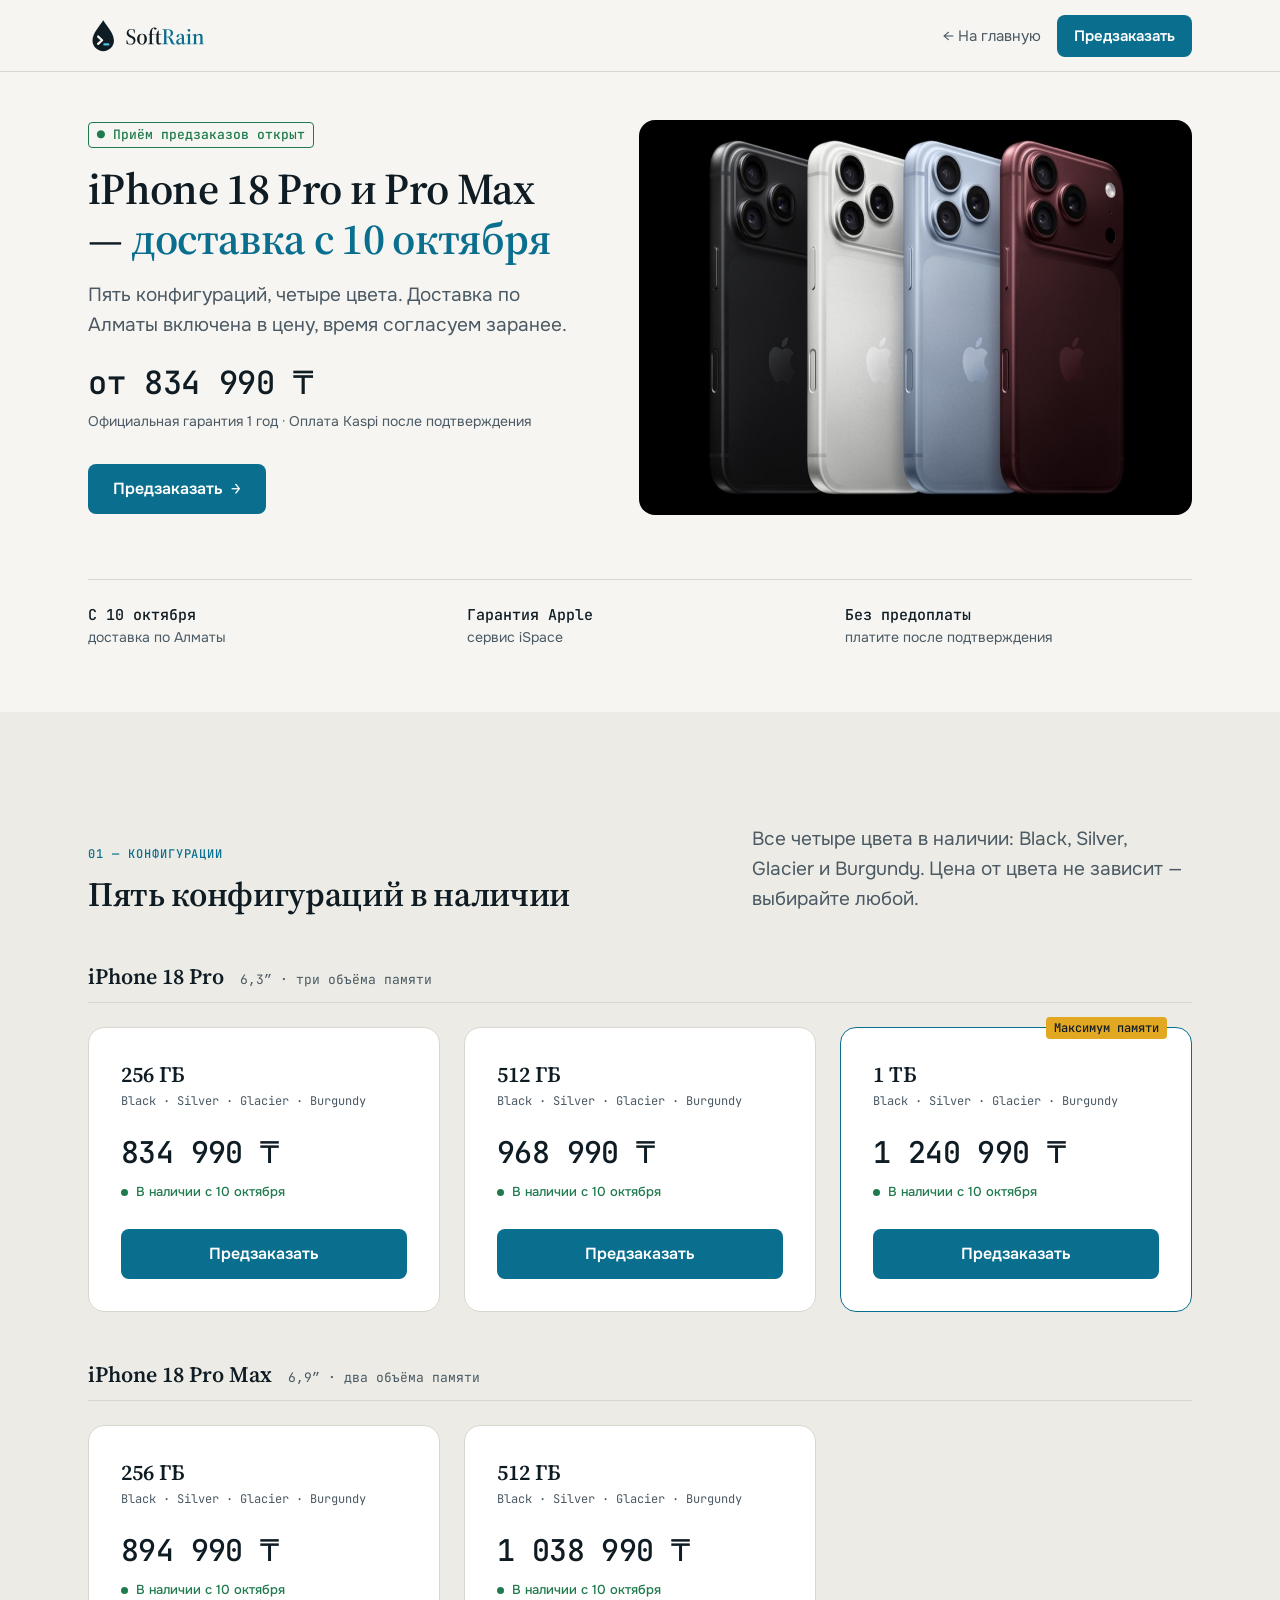
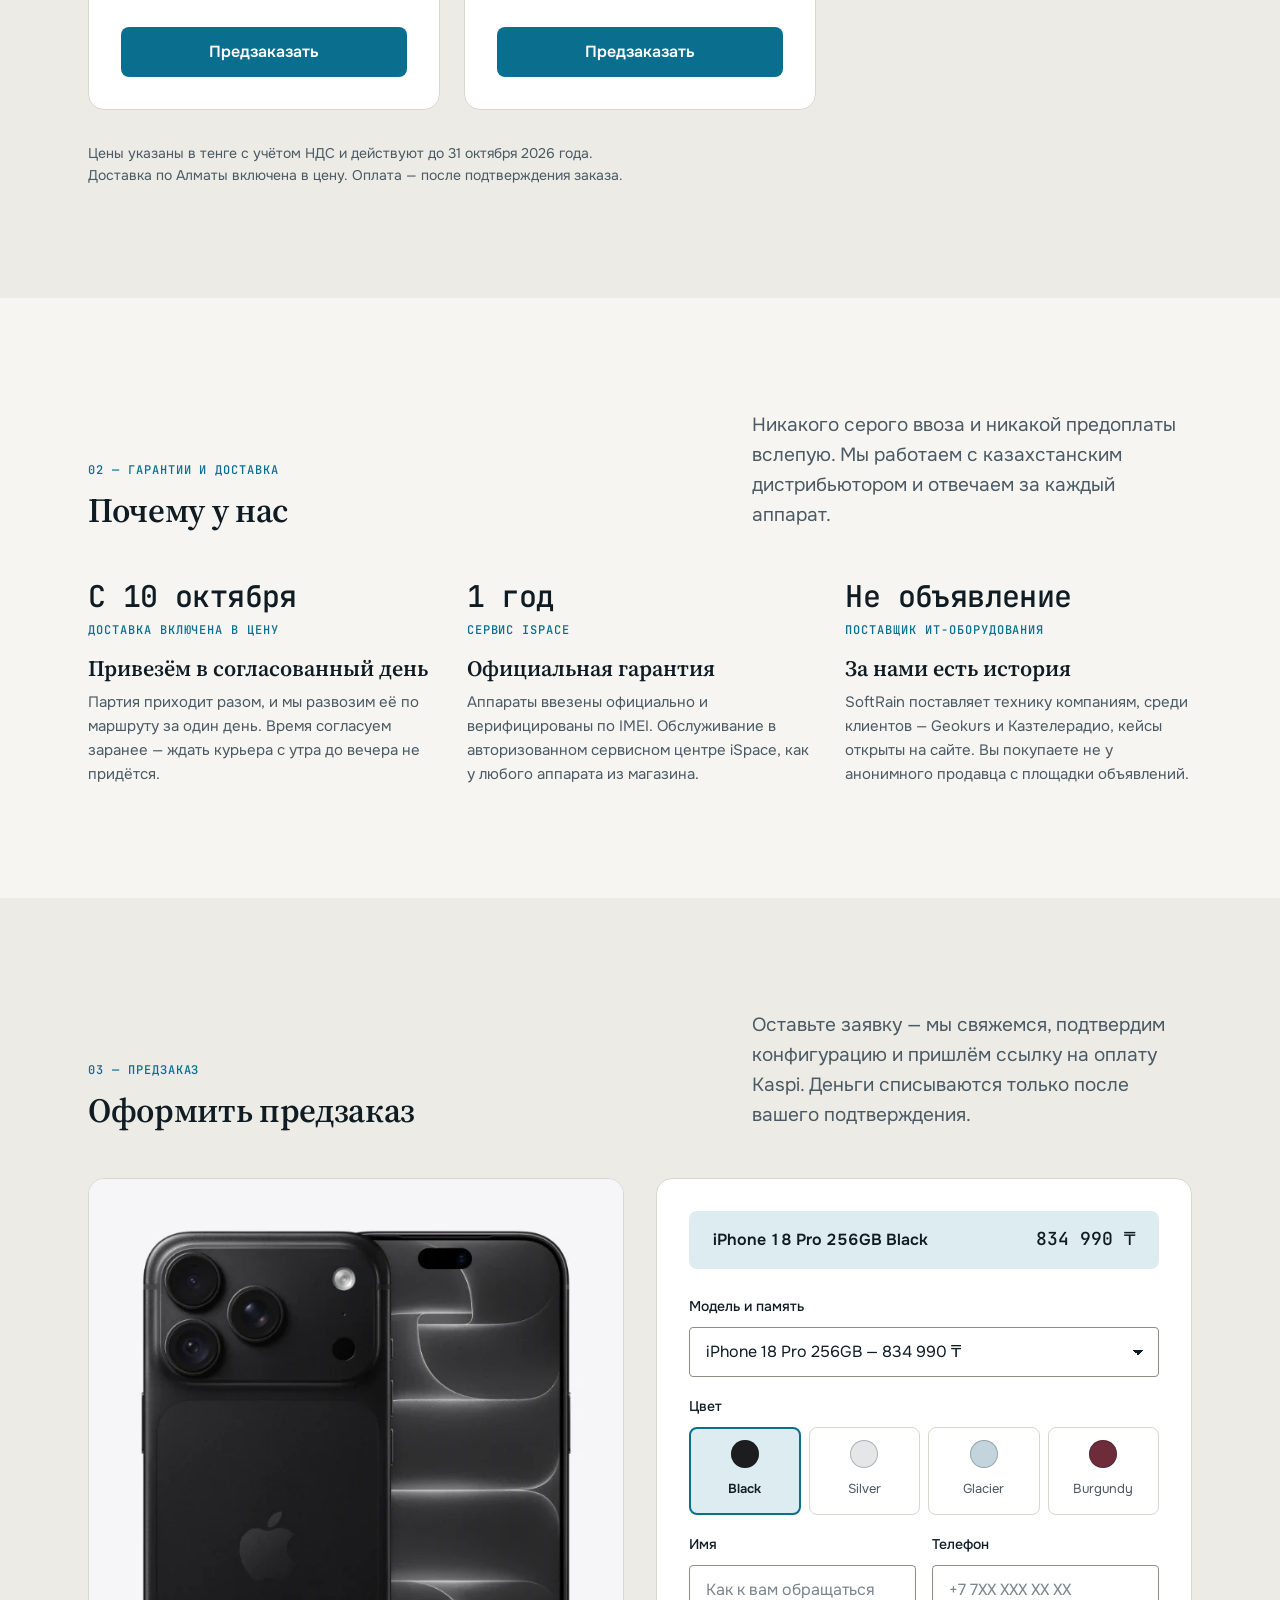
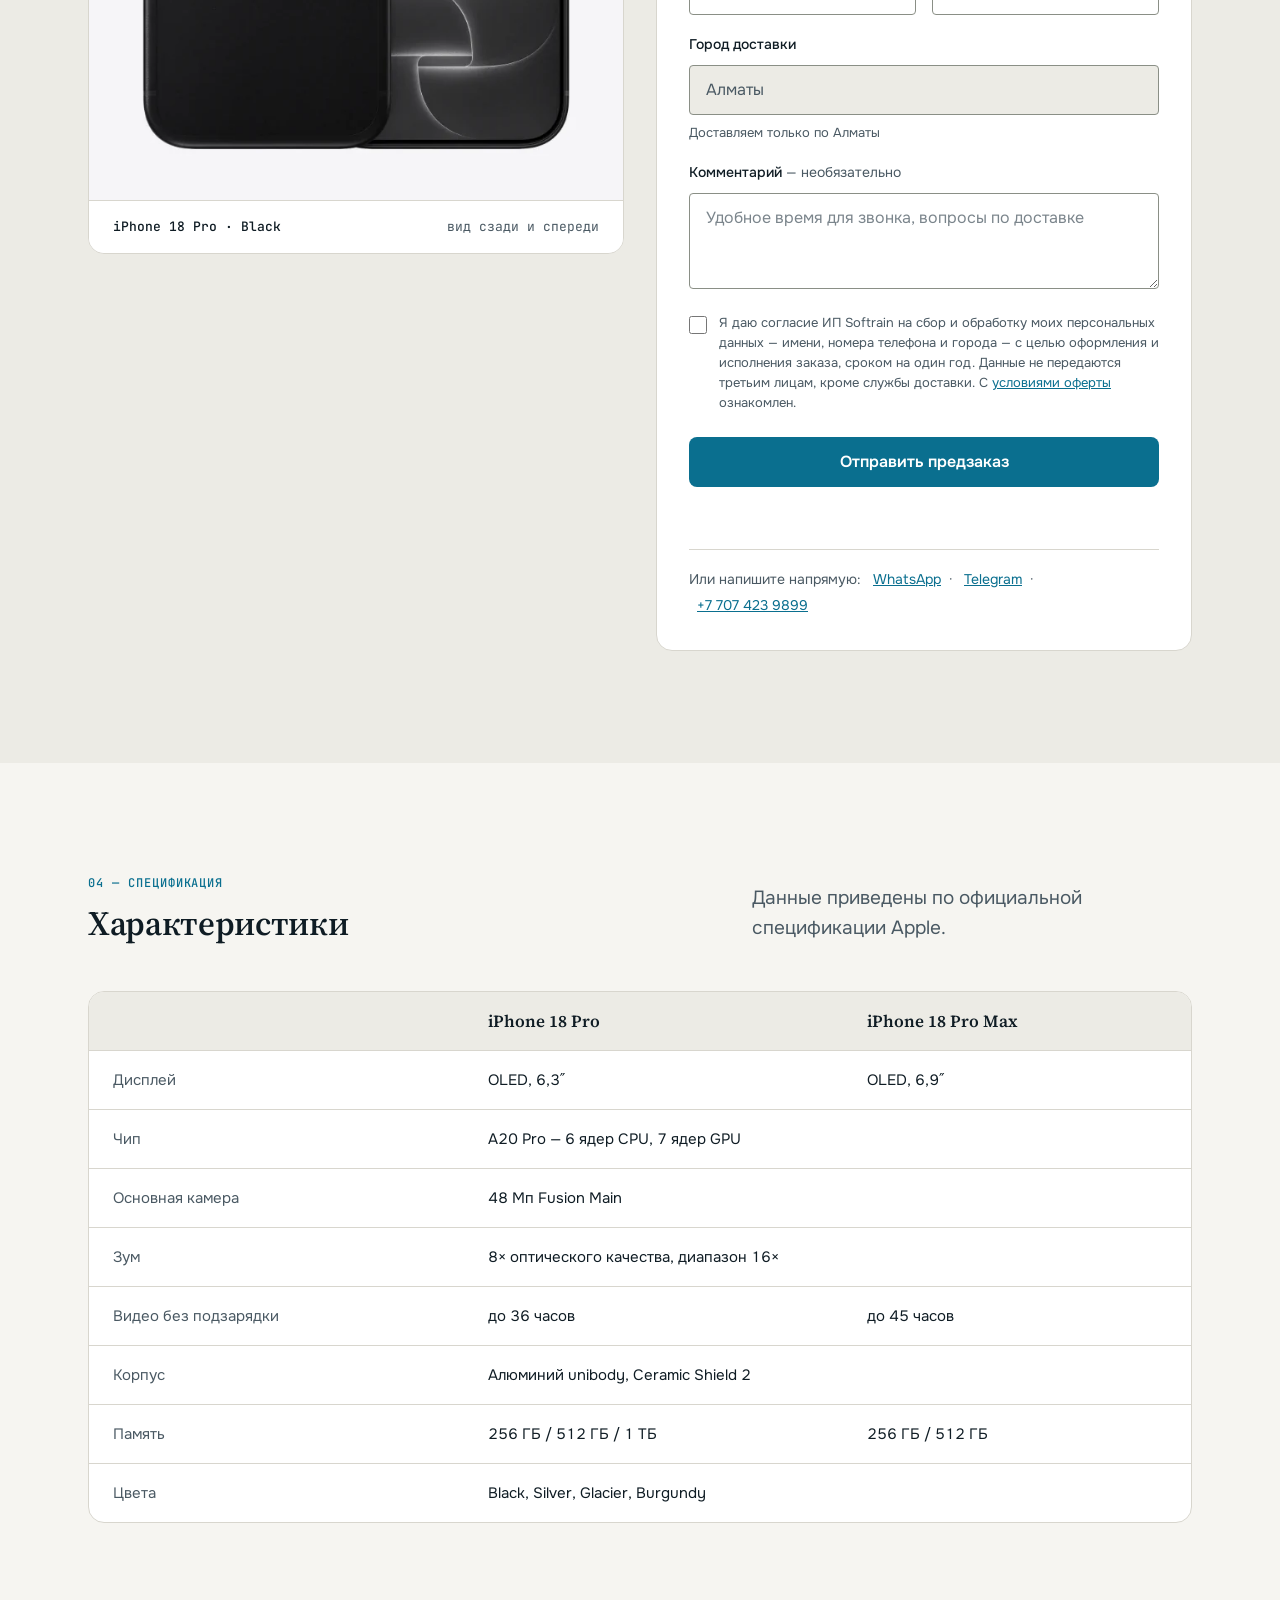
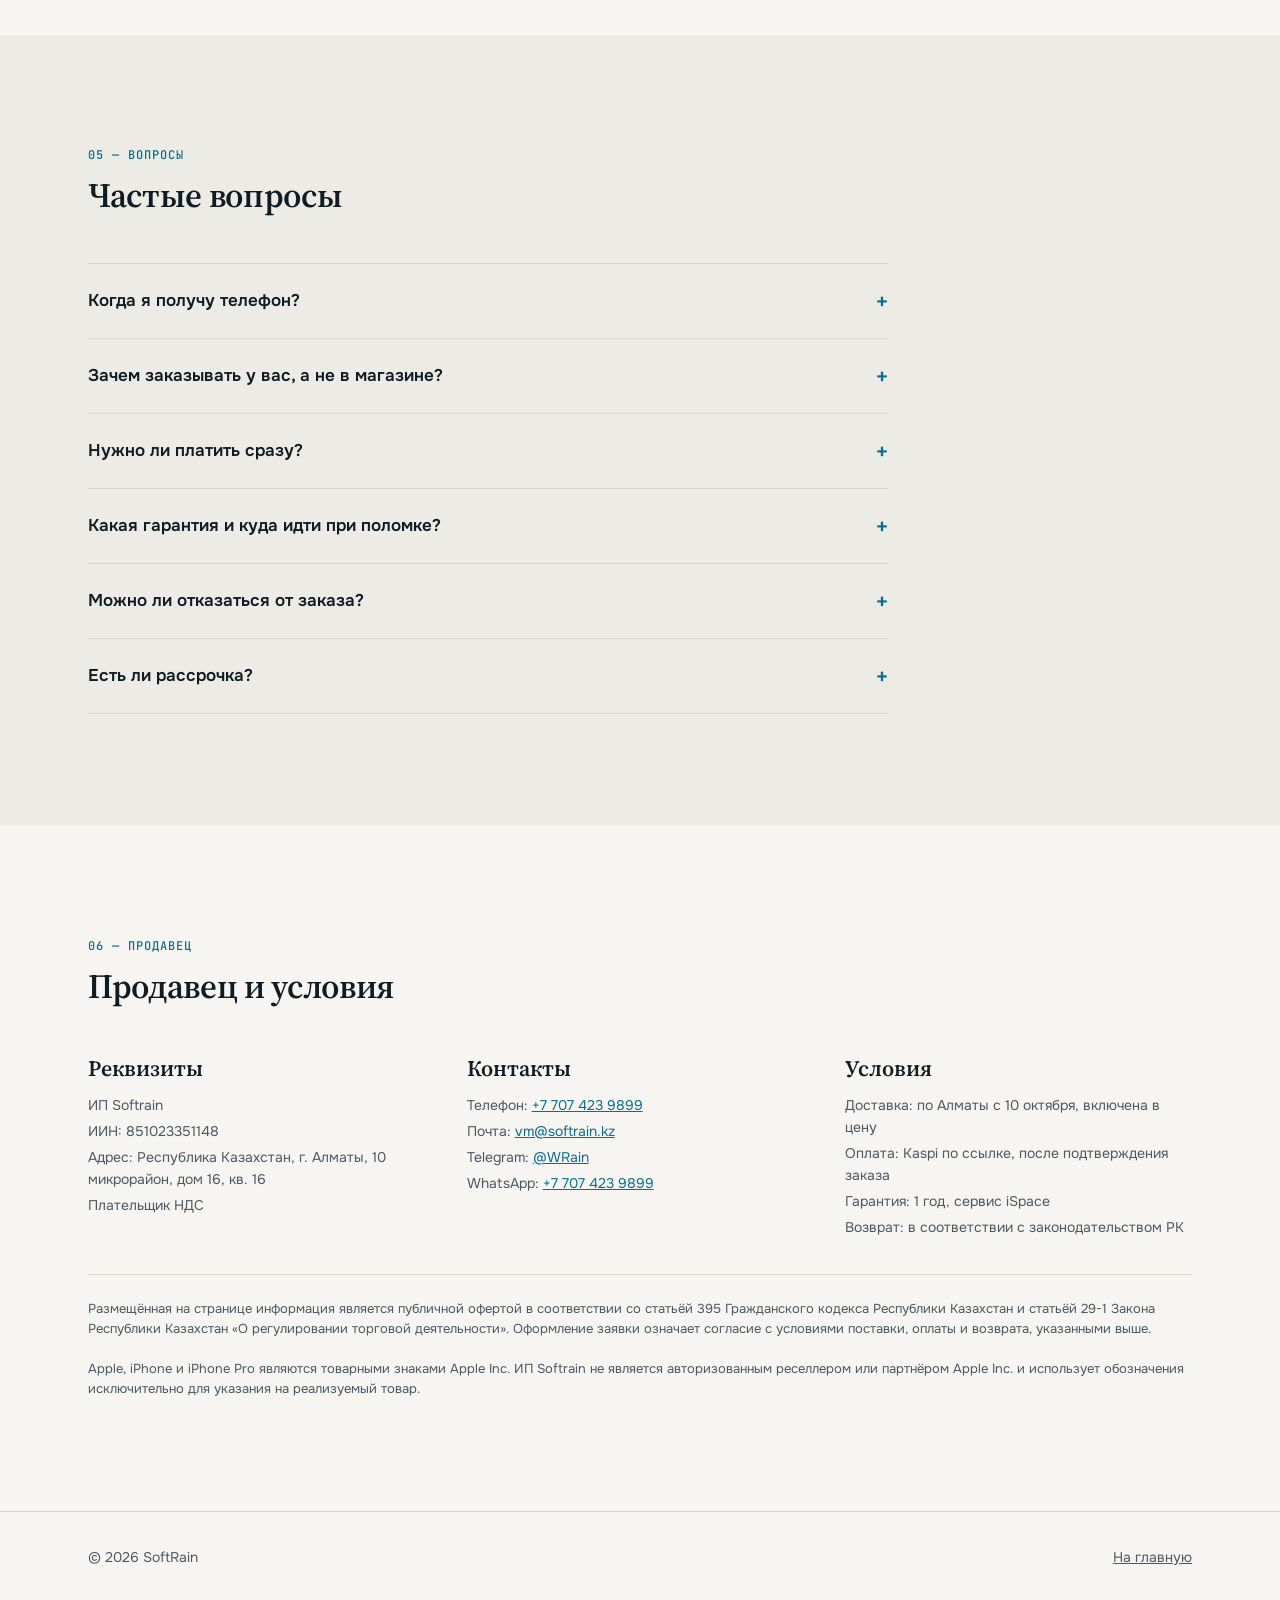
<file: iphone-18-pro/index.html>
<!DOCTYPE html>
<html lang="ru">
<head>
  <meta charset="UTF-8">
  <meta name="viewport" content="width=device-width, initial-scale=1.0">
  <link rel="icon" type="image/svg+xml" href="../favicon.svg">
  <link rel="apple-touch-icon" href="../assets/apple-touch-icon.png">

  <title>iPhone 18 Pro и Pro Max — предзаказ в Алматы от 834 990 ₸ | SoftRain</title>
  <meta name="description" content="Предзаказ iPhone 18 Pro и iPhone 18 Pro Max в Алматы от 834 990 ₸. Пять конфигураций, четыре цвета, доставка с 10 октября включена в цену, официальная гарантия 1 год.">
  <meta name="robots" content="index, follow">
  <link rel="canonical" href="https://softrain.kz/iphone-18-pro/">

  <meta property="og:type" content="website">
  <meta property="og:url" content="https://softrain.kz/iphone-18-pro/">
  <meta property="og:title" content="iPhone 18 Pro и Pro Max — предзаказ в Алматы от 834 990 ₸">
  <meta property="og:description" content="Пять конфигураций, четыре цвета. Доставка по Алматы с 10 октября включена в цену. Официальная гарантия 1 год, оплата Kaspi после подтверждения.">
  <meta property="og:image" content="https://softrain.kz/iphone-18-pro/img/lineup.jpg">
  <meta property="og:image:width" content="980">
  <meta property="og:image:height" content="700">
  <meta property="og:image:alt" content="SoftRain — предзаказ iPhone 18 Pro в Алматы">
  <meta property="og:locale" content="ru_RU">
  <meta property="og:site_name" content="SoftRain">
  <meta name="twitter:card" content="summary_large_image">
  <meta name="twitter:title" content="iPhone 18 Pro и Pro Max — предзаказ в Алматы">
  <meta name="twitter:description" content="Пять конфигураций, четыре цвета. Доставка по Алматы с 10 октября включена в цену.">
  <meta name="twitter:image" content="https://softrain.kz/iphone-18-pro/img/lineup.jpg">

  <link rel="preconnect" href="https://fonts.googleapis.com">
  <link rel="preconnect" href="https://fonts.gstatic.com" crossorigin>
  <link href="https://fonts.googleapis.com/css2?family=JetBrains+Mono:wght@400;500&family=Onest:wght@400;500;600&family=Source+Serif+4:opsz,wght@8..60,600&display=swap" rel="stylesheet">
  <link rel="stylesheet" href="../assets/softrain.css">

  <style>
    /* Страница предзаказа. Общие токены и компоненты — в /assets/softrain.css */

    /* ===== Первый экран ===== */
    .hero { padding: var(--space-12) 0 var(--space-16); }
    .hero .wrap { display: grid; grid-template-columns: 1fr 1.1fr; gap: var(--space-12); align-items: center; }
    .hero .h1 { margin: var(--space-4) 0 var(--space-4); }
    .hero .lead { max-width: 520px; }
    .hero-price { font: 500 32px/38px var(--font-mono); margin: var(--space-6) 0 var(--space-2); letter-spacing: -.01em; }
    .hero-price-note { font-size: 14px; line-height: 22px; color: var(--ink-muted); margin-bottom: var(--space-8); }
    .hero-photo { background: #000; border-radius: var(--radius-lg); overflow: hidden; }
    .hero-photo img { width: 100%; height: auto; }
    .hero-facts {
      grid-column: 1 / -1; display: grid; grid-template-columns: repeat(3, 1fr); gap: var(--space-8);
      margin-top: var(--space-4); padding-top: var(--space-6); border-top: 1px solid var(--line);
    }
    .hero-fact { font-size: 14px; line-height: 22px; color: var(--ink-muted); }
    .hero-fact b { display: block; font: 500 15px/22px var(--font-mono); color: var(--ink); }

    /* ===== Конфигурации ===== */
    .model-group + .model-group { margin-top: var(--space-12); }
    .group-head {
      display: flex; align-items: baseline; gap: var(--space-4); flex-wrap: wrap;
      margin-bottom: var(--space-6); padding-bottom: var(--space-3); border-bottom: 1px solid var(--line);
    }
    .group-head span { font: 400 13px/20px var(--font-mono); color: var(--ink-muted); }
    .models { display: grid; grid-template-columns: repeat(3, 1fr); gap: var(--space-6); }
    .model-card {
      position: relative; background: var(--surface-raised); border: 1px solid var(--line); border-radius: var(--radius-lg);
      padding: var(--space-8); display: flex; flex-direction: column; transition: transform .2s ease-out, box-shadow .2s ease-out;
    }
    .model-card:hover { transform: translateY(-2px); box-shadow: var(--shadow-hover); }
    .model-card.featured { border-color: var(--rain); }
    .model-tag {
      position: absolute; top: -11px; right: var(--space-6); background: var(--sun); color: var(--on-sun);
      font: 500 12px/16px var(--font-mono); padding: 3px var(--space-2); border-radius: var(--radius-sm);
    }
    .model-name { font-family: var(--font-display); font-size: 22px; line-height: 28px; font-weight: 600; }
    .model-meta { font: 400 12px/18px var(--font-mono); color: var(--ink-muted); margin: var(--space-1) 0 var(--space-6); }
    .price-our { font: 500 30px/36px var(--font-mono); letter-spacing: -.02em; font-variant-numeric: tabular-nums; }
    .model-avail { margin-top: var(--space-2); font-size: 13px; font-weight: 500; color: var(--success); display: flex; align-items: center; gap: var(--space-2); }
    .model-avail::before { content: ''; width: 7px; height: 7px; border-radius: 50%; background: var(--success); }
    .model-spacer { flex: 1; }
    .model-card .btn { margin-top: var(--space-6); width: 100%; }
    .price-note { margin-top: var(--space-8); font-size: 14px; line-height: 22px; color: var(--ink-muted); }

    /* ===== Почему у нас ===== */
    .why-item h3 { margin: var(--space-4) 0 var(--space-2); }
    .why-item p { color: var(--ink-muted); font-size: 15px; line-height: 24px; }
    .why-figure { font: 500 30px/36px var(--font-mono); letter-spacing: -.02em; }
    .why-figure small { display: block; font: 500 12px/16px var(--font-mono); letter-spacing: .08em; text-transform: uppercase; color: var(--rain); margin-top: var(--space-2); }

    /* ===== Форма предзаказа ===== */
    .order-grid { display: grid; grid-template-columns: 1fr 1fr; gap: var(--space-8); align-items: start; }
    .order-photo {
      position: sticky; top: calc(var(--nav-height) + var(--space-6));
      background: #f6f5f8; border: 1px solid var(--line); border-radius: var(--radius-lg); overflow: hidden;
    }
    .order-photo img { width: 100%; height: auto; aspect-ratio: 640 / 744; object-fit: contain; transition: opacity .2s ease-out; }
    .order-photo img.loading { opacity: .35; }
    .phone-caption {
      display: flex; justify-content: space-between; gap: var(--space-4); padding: var(--space-4) var(--space-6);
      border-top: 1px solid var(--line); background: var(--surface-raised); font: 400 13px/20px var(--font-mono); color: var(--ink-muted);
    }
    .phone-caption b { color: var(--ink); font-weight: 500; }
    .order-box { background: var(--surface-raised); border: 1px solid var(--line); border-radius: var(--radius-lg); padding: var(--space-8); }
    .order-summary {
      display: flex; justify-content: space-between; align-items: baseline; flex-wrap: wrap; gap: var(--space-1) var(--space-4);
      background: var(--rain-soft); border-radius: var(--radius-md); padding: var(--space-4) var(--space-6);
      margin-bottom: var(--space-6); font-variant-numeric: tabular-nums;
    }
    .order-summary b { font-weight: 600; }
    .order-summary .sum-price { font: 500 18px/24px var(--font-mono); white-space: nowrap; }
    #orderForm .field { margin-bottom: var(--space-4); }
    .input[readonly] { background: var(--surface-sunken); color: var(--ink-muted); cursor: default; }
    .field-row { display: grid; grid-template-columns: 1fr 1fr; gap: var(--space-4); }
    select.input { appearance: none; background-image: linear-gradient(45deg, transparent 50%, var(--ink) 50%), linear-gradient(135deg, var(--ink) 50%, transparent 50%);
      background-position: calc(100% - 20px) 50%, calc(100% - 15px) 50%; background-size: 5px 5px; background-repeat: no-repeat; padding-right: var(--space-12); }
    .colors { display: grid; grid-template-columns: repeat(4, 1fr); gap: var(--space-2); }
    .swatch {
      display: flex; flex-direction: column; align-items: center; gap: var(--space-2); cursor: pointer;
      padding: var(--space-3) var(--space-2); border-radius: var(--radius-md); border: 1px solid var(--line); background: var(--surface-raised);
      transition: border-color .15s ease-out, background .15s ease-out;
    }
    .swatch:hover { border-color: var(--line-strong); }
    .swatch.active { border: 2px solid var(--rain); padding: 11px 7px; background: var(--rain-soft); }
    .swatch-dot { width: 28px; height: 28px; border-radius: 50%; box-shadow: inset 0 0 0 1px rgba(15, 28, 36, .25); }
    .swatch-name { font-size: 13px; color: var(--ink-muted); }
    .swatch.active .swatch-name { color: var(--ink); font-weight: 600; }
    .consent { display: flex; gap: var(--space-3); align-items: flex-start; margin: var(--space-6) 0; }
    .consent input { width: 18px; height: 18px; margin-top: 3px; flex-shrink: 0; accent-color: var(--rain); }
    .consent label { font-size: 13px; line-height: 20px; color: var(--ink-muted); }
    #submitBtn { width: 100%; }
    #orderForm .form-status { margin-top: var(--space-4); }
    .form-status pre { background: var(--surface-sunken); padding: var(--space-3); border-radius: var(--radius-sm); margin-top: var(--space-2); font-size: 12px; overflow-x: auto; }
    .alt-contacts { margin-top: var(--space-6); padding-top: var(--space-4); border-top: 1px solid var(--line); font-size: 14px; color: var(--ink-muted); }
    .alt-contacts a { margin: 0 var(--space-2); white-space: nowrap; }

    /* ===== Форма в модальном окне (ссылка /zakaz и кнопки «Предзаказать») ===== */
    .order-close { display: none; }
    body.modal-open { overflow: hidden; }
    #order.is-modal {
      position: fixed; inset: 0; z-index: 200; overflow-y: auto; overscroll-behavior: contain;
      padding: var(--space-16) 0 var(--space-12); background: var(--surface-sunken);
    }
    #order.is-modal .order-photo { top: var(--space-6); }
    #order.is-modal .order-close {
      display: inline-flex; align-items: center; justify-content: center; position: fixed; top: var(--space-3); right: var(--space-4);
      z-index: 201; width: 44px; height: 44px; border-radius: 50%; border: 1px solid var(--line-strong);
      background: var(--surface-raised); color: var(--ink); font: 400 26px/1 var(--font-sans); cursor: pointer;
    }
    #order.is-modal .order-close:hover { border-color: var(--ink); }
    @media (max-width: 860px) {
      #order.is-modal { padding-top: var(--space-6); }
      #order.is-modal .section-head { padding-right: var(--space-12); }
      #order.is-modal .section-head .lead, #order.is-modal .section-head .eyebrow { display: none; }
      #order.is-modal .section-head { margin-bottom: var(--space-4); }
      #order.is-modal .section-head .h2 { margin-top: var(--space-2); font-size: 26px; line-height: 32px; }
      #order.is-modal .order-grid { gap: var(--space-3); }
      #order.is-modal .order-photo img { width: 88px; }
      #order.is-modal .phone-caption { padding: var(--space-3) var(--space-4); }
      #order.is-modal .order-box { padding: var(--space-4); }
      #order.is-modal .order-summary { padding: var(--space-3) var(--space-4); margin-bottom: var(--space-4); }
      select.input { font-size: 15px; }
    }
    @media (max-width: 640px) {
      #order.is-modal .colors { grid-template-columns: repeat(4, 1fr); gap: var(--space-1); }
      #order.is-modal .swatch { padding: var(--space-2) 2px; gap: var(--space-1); }
      #order.is-modal .swatch.active { padding: 7px 1px; }
      #order.is-modal .swatch-dot { width: 24px; height: 24px; }
      #order.is-modal .swatch-name { font-size: 12px; }
    }

    /* ===== Характеристики ===== */
    .table-scroll { overflow-x: auto; border: 1px solid var(--line); border-radius: var(--radius-lg); background: var(--surface-raised); }
    .spec-table { width: 100%; border-collapse: collapse; font-variant-numeric: tabular-nums; }
    .spec-table th, .spec-table td { padding: var(--space-4) var(--space-6); text-align: left; border-bottom: 1px solid var(--line); font-size: 15px; }
    .spec-table th { font-family: var(--font-display); font-weight: 600; font-size: 17px; background: var(--surface-sunken); }
    .spec-table td:first-child { color: var(--ink-muted); width: 34%; }
    .spec-table tr:last-child td { border-bottom: none; }

    /* ===== Вопросы ===== */
    .faq { max-width: 800px; }
    .faq-item { border-bottom: 1px solid var(--line); }
    .faq-item:first-child { border-top: 1px solid var(--line); }
    .faq-q {
      width: 100%; text-align: left; padding: var(--space-6) 0; background: none; border: none; cursor: pointer;
      font: 600 17px/26px var(--font-sans); color: var(--ink); display: flex; justify-content: space-between; align-items: center; gap: var(--space-4);
    }
    .faq-q .chev { font-family: var(--font-mono); color: var(--rain); font-size: 20px; transition: transform .2s ease-out; }
    .faq-item.open .faq-q .chev { transform: rotate(45deg); }
    .faq-a { max-height: 0; overflow: hidden; color: var(--ink-muted); transition: max-height .3s ease-out, padding .3s ease-out; }
    .faq-item.open .faq-a { max-height: 420px; padding-bottom: var(--space-6); }

    /* ===== Продавец ===== */
    .legal-grid { display: grid; grid-template-columns: repeat(3, 1fr); gap: var(--space-8); font-size: 14px; line-height: 22px; color: var(--ink-muted); }
    .legal-grid h3 { color: var(--ink); margin-bottom: var(--space-3); }
    .legal-grid p { margin-bottom: var(--space-1); }
    .legal-note { margin-top: var(--space-8); padding-top: var(--space-6); border-top: 1px solid var(--line); font-size: 13px; line-height: 20px; color: var(--ink-muted); }

    @media (max-width: 1024px) {
      .models { grid-template-columns: repeat(2, 1fr); }
    }
    @media (max-width: 860px) {
      .hero .wrap, .order-grid { grid-template-columns: 1fr; }
      .hero-photo { order: -1; }
      /* На телефоне фото — компактная строка, чтобы форма начиналась на первом экране */
      .order-photo { position: static; display: flex; align-items: stretch; }
      .order-photo img { width: 132px; flex-shrink: 0; }
      .phone-caption { flex: 1; flex-direction: column; justify-content: center; gap: var(--space-1); border-top: 0; border-left: 1px solid var(--line); padding: var(--space-4); }
      #order .section-head { margin-bottom: var(--space-6); }
      #order .section-head .lead { font-size: 16px; line-height: 24px; }
      .legal-grid { grid-template-columns: 1fr; gap: var(--space-6); }
    }
    @media (max-width: 640px) {
      .hero { padding: var(--space-6) 0 var(--space-12); }
      .hero-facts { grid-template-columns: 1fr; gap: var(--space-3); }
      .models { grid-template-columns: 1fr; }
      .model-card, .order-box { padding: var(--space-6); }
      .field-row { grid-template-columns: 1fr; gap: 0; }
      .colors { grid-template-columns: repeat(2, 1fr); }
      .spec-table th, .spec-table td { padding: var(--space-3) var(--space-4); font-size: 14px; }
    }
  </style>

  <script type="application/ld+json">
  {
    "@context": "https://schema.org",
    "@graph": [
      {
        "@type": "Organization",
        "@id": "https://softrain.kz/#organization",
        "name": "SoftRain",
        "url": "https://softrain.kz/",
        "logo": "https://softrain.kz/assets/softrain-mark-512.png",
        "email": "vm@softrain.kz",
        "telephone": "+77074239899",
        "address": {
          "@type": "PostalAddress",
          "addressLocality": "Алматы",
          "addressCountry": "KZ"
        },
        "areaServed": { "@type": "City", "name": "Алматы" },
        "contactPoint": {
          "@type": "ContactPoint",
          "telephone": "+77074239899",
          "email": "vm@softrain.kz",
          "contactType": "sales",
          "areaServed": "KZ",
          "availableLanguage": ["Russian", "Kazakh"]
        }
      },
      {
        "@type": "BreadcrumbList",
        "itemListElement": [
          { "@type": "ListItem", "position": 1, "name": "SoftRain", "item": "https://softrain.kz/" },
          { "@type": "ListItem", "position": 2, "name": "iPhone 18 Pro и Pro Max", "item": "https://softrain.kz/iphone-18-pro/" }
        ]
      },
      {
        "@type": "ProductGroup",
        "name": "iPhone 18 Pro",
        "description": "iPhone 18 Pro, дисплей OLED 6,3 дюйма, чип A20 Pro, камера 48 Мп Fusion Main. Доступен в цветах Black, Silver, Glacier и Burgundy.",
        "brand": { "@type": "Brand", "name": "Apple" },
        "productGroupID": "iphone-18-pro",
        "image": "https://softrain.kz/iphone-18-pro/img/lineup.jpg",
        "variesBy": ["https://schema.org/size"],
        "hasVariant": [
          {
            "@type": "Product", "name": "iPhone 18 Pro 256GB",
            "offers": { "@type": "Offer", "price": "834990", "priceCurrency": "KZT",
              "availability": "https://schema.org/PreOrder", "availabilityStarts": "2026-10-10",
              "priceValidUntil": "2026-10-31", "itemCondition": "https://schema.org/NewCondition",
              "seller": { "@id": "https://softrain.kz/#organization" } }
          },
          {
            "@type": "Product", "name": "iPhone 18 Pro 512GB",
            "offers": { "@type": "Offer", "price": "968990", "priceCurrency": "KZT",
              "availability": "https://schema.org/PreOrder", "availabilityStarts": "2026-10-10",
              "priceValidUntil": "2026-10-31", "itemCondition": "https://schema.org/NewCondition",
              "seller": { "@id": "https://softrain.kz/#organization" } }
          },
          {
            "@type": "Product", "name": "iPhone 18 Pro 1TB",
            "offers": { "@type": "Offer", "price": "1240990", "priceCurrency": "KZT",
              "availability": "https://schema.org/PreOrder", "availabilityStarts": "2026-10-10",
              "priceValidUntil": "2026-10-31", "itemCondition": "https://schema.org/NewCondition",
              "seller": { "@id": "https://softrain.kz/#organization" } }
          }
        ]
      },
      {
        "@type": "ProductGroup",
        "name": "iPhone 18 Pro Max",
        "description": "iPhone 18 Pro Max, дисплей OLED 6,9 дюйма, чип A20 Pro, камера 48 Мп Fusion Main. Доступен в цветах Black, Silver, Glacier и Burgundy.",
        "brand": { "@type": "Brand", "name": "Apple" },
        "productGroupID": "iphone-18-pro-max",
        "image": "https://softrain.kz/iphone-18-pro/img/lineup.jpg",
        "variesBy": ["https://schema.org/size"],
        "hasVariant": [
          {
            "@type": "Product", "name": "iPhone 18 Pro Max 256GB",
            "offers": { "@type": "Offer", "price": "894990", "priceCurrency": "KZT",
              "availability": "https://schema.org/PreOrder", "availabilityStarts": "2026-10-10",
              "priceValidUntil": "2026-10-31", "itemCondition": "https://schema.org/NewCondition",
              "seller": { "@id": "https://softrain.kz/#organization" } }
          },
          {
            "@type": "Product", "name": "iPhone 18 Pro Max 512GB",
            "offers": { "@type": "Offer", "price": "1038990", "priceCurrency": "KZT",
              "availability": "https://schema.org/PreOrder", "availabilityStarts": "2026-10-10",
              "priceValidUntil": "2026-10-31", "itemCondition": "https://schema.org/NewCondition",
              "seller": { "@id": "https://softrain.kz/#organization" } }
          }
        ]
      }
    ]
  }
  </script>
</head>
<body>
  <nav class="nav" id="navbar">
    <div class="wrap">
      <a href="../" class="nav-logo" aria-label="SoftRain — на главную"><img src="../assets/softrain-logo.svg" alt="SoftRain" width="157" height="48"></a>
      <div class="nav-right">
        <a href="../" class="nav-back">← На главную</a>
        <a href="#order" class="btn btn-primary">Предзаказать</a>
      </div>
    </div>
  </nav>

  <main>
  <header class="hero">
    <div class="wrap">
      <div>
        <span class="tag tag--ok">● Приём предзаказов открыт</span>
        <h1 class="h1">iPhone 18 Pro и Pro Max — <em>доставка с 10 октября</em></h1>
        <p class="lead">Пять конфигураций, четыре цвета. Доставка по Алматы включена в цену, время согласуем заранее.</p>
        <div class="hero-price">от 834 990 ₸</div>
        <p class="hero-price-note">Официальная гарантия 1 год · Оплата Kaspi после подтверждения</p>
        <a href="#order" class="btn btn-primary">Предзаказать <span class="arrow" aria-hidden="true">→</span></a>
      </div>
      <div class="hero-photo">
        <img src="img/lineup.jpg" alt="iPhone 18 Pro в цветах Black, Silver, Glacier и Burgundy" width="980" height="700">
      </div>
      <div class="hero-facts">
        <div class="hero-fact"><b>С 10 октября</b>доставка по Алматы</div>
        <div class="hero-fact"><b>Гарантия Apple</b>сервис iSpace</div>
        <div class="hero-fact"><b>Без предоплаты</b>платите после подтверждения</div>
      </div>
    </div>
  </header>

  <section class="section section--sunken">
    <div class="wrap">
      <div class="section-head">
        <div>
          <p class="eyebrow">01 — Конфигурации</p>
          <h2 class="h2">Пять конфигураций в наличии</h2>
        </div>
        <p class="lead">Все четыре цвета в наличии: Black, Silver, Glacier и Burgundy. Цена от цвета не зависит — выбирайте любой.</p>
      </div>

      <div class="model-group">
        <div class="group-head"><h3 class="h3">iPhone 18 Pro</h3><span>6,3″ · три объёма памяти</span></div>
        <div class="models" id="models-pro"></div>
      </div>

      <div class="model-group">
        <div class="group-head"><h3 class="h3">iPhone 18 Pro Max</h3><span>6,9″ · два объёма памяти</span></div>
        <div class="models" id="models-max"></div>
      </div>

      <p class="price-note">
        Цены указаны в тенге с учётом НДС и действуют до 31 октября 2026 года.<br>
        Доставка по Алматы включена в цену. Оплата — после подтверждения заказа.
      </p>
    </div>
  </section>

  <section class="section">
    <div class="wrap">
      <div class="section-head">
        <div>
          <p class="eyebrow">02 — Гарантии и доставка</p>
          <h2 class="h2">Почему у нас</h2>
        </div>
        <p class="lead">Никакого серого ввоза и никакой предоплаты вслепую. Мы работаем с казахстанским дистрибьютором и отвечаем за каждый аппарат.</p>
      </div>

      <div class="grid-3">
        <div class="why-item">
          <div class="why-figure">С 10 октября<small>доставка включена в цену</small></div>
          <h3 class="h3">Привезём в согласованный день</h3>
          <p>Партия приходит разом, и мы развозим её по маршруту за один день. Время согласуем заранее — ждать курьера с утра до вечера не придётся.</p>
        </div>
        <div class="why-item">
          <div class="why-figure">1 год<small>сервис iSpace</small></div>
          <h3 class="h3">Официальная гарантия</h3>
          <p>Аппараты ввезены официально и верифицированы по IMEI. Обслуживание в авторизованном сервисном центре iSpace, как у любого аппарата из магазина.</p>
        </div>
        <div class="why-item">
          <div class="why-figure">Не объявление<small>поставщик ИТ-оборудования</small></div>
          <h3 class="h3">За нами есть история</h3>
          <p>SoftRain поставляет технику компаниям, среди клиентов — Geokurs и Казтелерадио, кейсы открыты на сайте. Вы покупаете не у анонимного продавца с площадки объявлений.</p>
        </div>
      </div>
    </div>
  </section>

  <section class="section section--sunken" id="order" aria-labelledby="orderTitle">
    <button type="button" class="order-close" id="orderClose" aria-label="Закрыть">×</button>
    <div class="wrap">
      <div class="section-head">
        <div>
          <p class="eyebrow">03 — Предзаказ</p>
          <h2 class="h2" id="orderTitle">Оформить предзаказ</h2>
        </div>
        <p class="lead">Оставьте заявку — мы свяжемся, подтвердим конфигурацию и пришлём ссылку на оплату Kaspi. Деньги списываются только после вашего подтверждения.</p>
      </div>

      <div class="order-grid">
        <figure class="order-photo">
          <img id="phPhoto" src="img/black.webp" alt="iPhone 18 Pro, цвет Black" width="640" height="744">
          <figcaption class="phone-caption" id="phoneCaption"><b>iPhone 18 Pro · Black</b><span>вид сзади и спереди</span></figcaption>
        </figure>

        <div class="order-box">
          <form id="orderForm" novalidate>
            <div class="order-summary">
              <b id="sumModel">iPhone 18 Pro 256GB</b>
              <span class="sum-price" id="sumPrice">834 990 ₸</span>
            </div>

            <div class="field">
              <label for="fModel">Модель и память</label>
              <select class="input" id="fModel" name="model"></select>
            </div>

            <div class="field">
              <label id="fColorsLabel">Цвет</label>
              <div class="colors" id="fColors" role="radiogroup" aria-labelledby="fColorsLabel"></div>
            </div>

            <div class="field-row">
              <div class="field">
                <label for="fName">Имя</label>
                <input class="input" type="text" id="fName" name="name" placeholder="Как к вам обращаться" required>
              </div>
              <div class="field">
                <label for="fPhone">Телефон</label>
                <input class="input" type="tel" id="fPhone" name="phone" placeholder="+7 7XX XXX XX XX" required>
              </div>
            </div>

            <div class="field">
              <label for="fCity">Город доставки</label>
              <input class="input" type="text" id="fCity" name="city" value="Алматы" readonly aria-describedby="fCityNote">
              <span class="muted" id="fCityNote" style="font-size:13px;line-height:20px">Доставляем только по Алматы</span>
            </div>

            <div class="field">
              <label for="fComment">Комментарий <span class="muted" style="font-weight:400">— необязательно</span></label>
              <textarea class="input" id="fComment" name="comment" placeholder="Удобное время для звонка, вопросы по доставке"></textarea>
            </div>

          <!-- Ловушка для ботов: человек это поле не видит и не заполняет -->
          <div aria-hidden="true" style="position:absolute;left:-9999px;top:auto;width:1px;height:1px;overflow:hidden">
            <label for="fWebsite">Не заполняйте это поле</label>
            <input type="text" id="fWebsite" name="website" tabindex="-1" autocomplete="off">
          </div>

          <div class="consent">
            <input type="checkbox" id="fConsent" name="consent" required>
            <label for="fConsent">
              Я даю согласие ИП Softrain на сбор и обработку моих персональных данных — имени, номера телефона и города — с целью оформления и исполнения заказа, сроком на один год. Данные не передаются третьим лицам, кроме службы доставки. С <a href="#legal">условиями оферты</a> ознакомлен.
            </label>
          </div>

          <button type="submit" class="btn btn-primary" id="submitBtn">Отправить предзаказ</button>
            <div class="form-status" id="formStatus" role="status"></div>
          </form>

          <div class="alt-contacts">
            Или напишите напрямую:
            <a href="https://wa.me/77074239899" target="_blank" rel="noopener">WhatsApp</a>·
            <a href="https://t.me/WRain" target="_blank" rel="noopener">Telegram</a>·
            <a href="tel:+77074239899">+7 707 423 9899</a>
          </div>
        </div>
      </div>
    </div>
  </section>

  <section class="section">
    <div class="wrap">
      <div class="section-head">
        <div>
          <p class="eyebrow">04 — Спецификация</p>
          <h2 class="h2">Характеристики</h2>
        </div>
        <p class="lead">Данные приведены по официальной спецификации Apple.</p>
      </div>
      <div class="table-scroll">
        <table class="spec-table">
          <tr><th></th><th>iPhone 18 Pro</th><th>iPhone 18 Pro Max</th></tr>
          <tr><td>Дисплей</td><td>OLED, 6,3″</td><td>OLED, 6,9″</td></tr>
          <tr><td>Чип</td><td colspan="2">A20 Pro — 6 ядер CPU, 7 ядер GPU</td></tr>
          <tr><td>Основная камера</td><td colspan="2">48 Мп Fusion Main</td></tr>
          <tr><td>Зум</td><td colspan="2">8× оптического качества, диапазон 16×</td></tr>
          <tr><td>Видео без подзарядки</td><td>до 36 часов</td><td>до 45 часов</td></tr>
          <tr><td>Корпус</td><td colspan="2">Алюминий unibody, Ceramic Shield 2</td></tr>
          <tr><td>Память</td><td>256 ГБ / 512 ГБ / 1 ТБ</td><td>256 ГБ / 512 ГБ</td></tr>
          <tr><td>Цвета</td><td colspan="2">Black, Silver, Glacier, Burgundy</td></tr>
        </table>
      </div>
    </div>
  </section>

  <section class="section section--sunken">
    <div class="wrap">
      <div class="section-head">
        <div>
          <p class="eyebrow">05 — Вопросы</p>
          <h2 class="h2">Частые вопросы</h2>
        </div>
      </div>
      <div class="faq">
        <div class="faq-item">
          <button class="faq-q">Когда я получу телефон? <span class="chev">+</span></button>
          <div class="faq-a">Партия поступает 10 октября 2026 года, доставку по Алматы начинаем с 10 октября. Точное время согласуем с вами заранее. Если сроки поставки сдвинутся, мы сообщим об этом сразу, а не в день доставки.</div>
        </div>

        <div class="faq-item">
          <button class="faq-q">Зачем заказывать у вас, а не в магазине? <span class="chev">+</span></button>
          <div class="faq-a">Если вам нужен аппарат сегодня и подходит любая комплектация — в магазине будет быстрее, и это честный ответ. К нам имеет смысл обращаться, когда важны конкретная конфигурация и цвет, доставка в удобное время без поездки в торговый центр и живой человек на связи вместо колл-центра. Товар тот же — официального ввоза, с верифицированным IMEI.</div>
        </div>

        <div class="faq-item">
          <button class="faq-q">Нужно ли платить сразу? <span class="chev">+</span></button>
          <div class="faq-a">Нет. Заявка ни к чему вас не обязывает и денег не списывает. Мы сначала созваниваемся, подтверждаем наличие конфигурации и срок, и только потом присылаем ссылку на оплату Kaspi.</div>
        </div>

        <div class="faq-item">
          <button class="faq-q">Какая гарантия и куда идти при поломке? <span class="chev">+</span></button>
          <div class="faq-a">Официальная гарантия Apple сроком 1 год. Обслуживание в авторизованном сервисном центре iSpace. Мы не являемся авторизованным партнёром Apple, но поставляем аппараты официального ввоза, на которые гарантия распространяется в полном объёме.</div>
        </div>

        <div class="faq-item">
          <button class="faq-q">Можно ли отказаться от заказа? <span class="chev">+</span></button>
          <div class="faq-a">Да. До момента оплаты — в любой момент без объяснения причин. После оплаты и до получения товара предоплата возвращается в полном объёме в соответствии с Законом РК «О защите прав потребителей».</div>
        </div>

        <div class="faq-item">
          <button class="faq-q">Есть ли рассрочка? <span class="chev">+</span></button>
          <div class="faq-a">Рассрочки Kaspi Red у нас нет — она доступна только продавцам на площадке Kaspi.kz. Оплата производится единым платежом через Kaspi по ссылке, которую мы присылаем в мессенджер.</div>
        </div>

      </div>
    </div>
  </section>

  <section class="section" id="legal">
    <div class="wrap">
      <div class="section-head">
        <div>
          <p class="eyebrow">06 — Продавец</p>
          <h2 class="h2">Продавец и условия</h2>
        </div>
      </div>
      <div class="legal-grid">
        <div>
          <h3 class="h3">Реквизиты</h3>
          <p>ИП Softrain</p>
          <p>ИИН: 851023351148</p>
          <p>Адрес: Республика Казахстан, г. Алматы, 10 микрорайон, дом 16, кв. 16</p>
          <p>Плательщик НДС</p>
        </div>
        <div>
          <h3 class="h3">Контакты</h3>
          <p>Телефон: <a href="tel:+77074239899">+7 707 423 9899</a></p>
          <p>Почта: <a href="mailto:vm@softrain.kz">vm@softrain.kz</a></p>
          <p>Telegram: <a href="https://t.me/WRain" target="_blank" rel="noopener">@WRain</a></p>
          <p>WhatsApp: <a href="https://wa.me/77074239899" target="_blank" rel="noopener">+7 707 423 9899</a></p>
        </div>
        <div>
          <h3 class="h3">Условия</h3>
          <p>Доставка: по Алматы с 10 октября, включена в цену</p>
          <p>Оплата: Kaspi по ссылке, после подтверждения заказа</p>
          <p>Гарантия: 1 год, сервис iSpace</p>
          <p>Возврат: в соответствии с законодательством РК</p>
        </div>
      </div>

      <div class="legal-note">
        Размещённая на странице информация является публичной офертой в соответствии со статьёй 395 Гражданского кодекса Республики Казахстан и статьёй 29-1 Закона Республики Казахстан «О регулировании торговой деятельности». Оформление заявки означает согласие с условиями поставки, оплаты и возврата, указанными выше.
        <br><br>
        Apple, iPhone и iPhone Pro являются товарными знаками Apple Inc. ИП Softrain не является авторизованным реселлером или партнёром Apple Inc. и использует обозначения исключительно для указания на реализуемый товар.
      </div>
    </div>
  </section>
  </main>

  <footer class="footer">
    <div class="wrap">
      <span>© 2026 SoftRain</span>
      <a href="../">На главную</a>
    </div>
  </footer>

  <script src="../assets/order.js"></script>
  <script>
    // ==== Конфигурация ====
    // Приёмник заявок — Cloudflare Worker.
    // Токен бота лежит в секретах Worker и в этот файл не попадает.
    // Пустая строка переводит форму в локальный режим: показывает payload, ничего не отправляет.
    var ORDER_ENDPOINT = SoftRainOrder.endpoint;

    var CATALOG = [
      { id: 'pro-256',     sku: 'MJRP4AF/A', name: 'iPhone 18 Pro 256GB',     line: 'iPhone 18 Pro',     storage: '256 ГБ', our: 834990,  official: 849990,  featured: false },
      { id: 'pro-512',     sku: 'MJRU4AF/A', name: 'iPhone 18 Pro 512GB',     line: 'iPhone 18 Pro',     storage: '512 ГБ', our: 968990,  official: 993990,  featured: false },
      { id: 'pro-1tb',     sku: 'MJRY4AF/A', name: 'iPhone 18 Pro 1TB',       line: 'iPhone 18 Pro',     storage: '1 ТБ',   our: 1240990, official: 1275990, featured: true  },
      { id: 'max-256',     sku: 'MJXN4AF/A', name: 'iPhone 18 Pro Max 256GB', line: 'iPhone 18 Pro Max', storage: '256 ГБ', our: 894990,  official: 909990,  featured: false },
      { id: 'max-512',     sku: 'MJXT4AF/A', name: 'iPhone 18 Pro Max 512GB', line: 'iPhone 18 Pro Max', storage: '512 ГБ', our: 1038990, official: 1063990, featured: false }
    ];

    // Цена от цвета не зависит. Артикулы в CATALOG относятся к чёрным аппаратам —
    // для остальных цветов у дистрибьютора свои коды, поэтому наружу они не показываются.
    // Фото каждого цвета лежат в iphone-18-pro/img/: вид сзади и спереди на светлом фоне.
    var COLORS = [
      { id: 'black',    name: 'Black',    hex: '#1d1d1f', photo: 'img/black.webp' },
      { id: 'silver',   name: 'Silver',   hex: '#e5e6e8', photo: 'img/silver.webp', view: 'вид сзади и сбоку' },
      { id: 'glacier',  name: 'Glacier',  hex: '#c3d4dd', photo: 'img/glacier.webp' },
      { id: 'burgundy', name: 'Burgundy', hex: '#6e2b39', photo: 'img/burgundy.webp' }
    ];
    var selectedColor = COLORS[0];

    function money(n) { return n.toString().replace(/\B(?=(\d{3})+(?!\d))/g, ' ') + ' ₸'; }

    // Подгружаем все фото заранее, чтобы смена цвета была мгновенной
    COLORS.forEach(function (c) { var im = new Image(); im.src = c.photo; });

    // ==== Фото в форме ====
    function updatePreview(m) {
      var img = document.getElementById('phPhoto');
      var alt = m.line + ', цвет ' + selectedColor.name;
      if (img.getAttribute('src') !== selectedColor.photo) {
        img.classList.add('loading');
        img.onload = function () { img.classList.remove('loading'); };
        img.src = selectedColor.photo;
      }
      img.alt = alt;
      document.getElementById('phoneCaption').innerHTML =
        '<b>' + m.line + ' · ' + selectedColor.name + '</b><span>' + (selectedColor.view || 'вид сзади и спереди') + '</span>';
    }

    // ==== Карточки моделей ====
    (function renderModels() {
      var hosts = {
        'iPhone 18 Pro': document.getElementById('models-pro'),
        'iPhone 18 Pro Max': document.getElementById('models-max')
      };
      CATALOG.forEach(function (m) {
        var host = hosts[m.line];
        var card = document.createElement('div');
        card.className = 'model-card' + (m.featured ? ' featured' : '');
        card.innerHTML =
          (m.featured ? '<div class="model-tag">Максимум памяти</div>' : '') +
          '<div class="model-name">' + m.storage + '</div>' +
          '<div class="model-meta">Black · Silver · Glacier · Burgundy</div>' +
          '<div class="price-row">' +
            '<span class="price-our">' + money(m.our) + '</span>' +
          '</div>' +
          '<div class="model-avail">В наличии с 10 октября</div>' +
          '<div class="model-spacer"></div>';
        var btn = document.createElement('button');
        btn.type = 'button';
        btn.className = 'btn btn-primary';
        btn.textContent = 'Предзаказать';
        btn.addEventListener('click', function () { selectModel(m.id, true); });
        card.appendChild(btn);
        host.appendChild(card);
      });
    })();

    // ==== Выпадающий список ====
    (function fillSelect() {
      var sel = document.getElementById('fModel');
      CATALOG.forEach(function (m) {
        var opt = document.createElement('option');
        opt.value = m.id;
        opt.textContent = m.name + ' — ' + money(m.our);
        sel.appendChild(opt);
      });
      sel.addEventListener('change', function () { selectModel(sel.value, false); });
    })();

    function currentModel() {
      var id = document.getElementById('fModel').value;
      for (var i = 0; i < CATALOG.length; i++) { if (CATALOG[i].id === id) return CATALOG[i]; }
      return CATALOG[0];
    }

    // ==== Цвета ====
    (function renderColors() {
      var host = document.getElementById('fColors');
      COLORS.forEach(function (c, i) {
        var el = document.createElement('div');
        el.className = 'swatch' + (i === 0 ? ' active' : '');
        el.setAttribute('role', 'radio');
        el.setAttribute('aria-checked', i === 0 ? 'true' : 'false');
        el.setAttribute('tabindex', '0');
        el.innerHTML = '<div class="swatch-dot" style="background:' + c.hex + '"></div>' +
                       '<div class="swatch-name">' + c.name + '</div>';
        function pick() { setColor(i); }
        el.addEventListener('click', pick);
        el.addEventListener('keydown', function (e) { if (e.key === 'Enter' || e.key === ' ') { e.preventDefault(); pick(); } });
        host.appendChild(el);
      });
    })();

    function setColor(j) {
      selectedColor = COLORS[j];
      var sw = document.getElementById('fColors').children;
      Array.prototype.forEach.call(sw, function (n, k) {
        n.classList.toggle('active', k === j);
        n.setAttribute('aria-checked', k === j ? 'true' : 'false');
      });
      updateSummary();
    }

    function updateSummary() {
      var m = currentModel();
      document.getElementById('sumModel').textContent = m.name + ' ' + selectedColor.name;
      document.getElementById('sumPrice').textContent = money(m.our);
      updatePreview(m);
    }

    function selectModel(id, scroll) {
      document.getElementById('fModel').value = id;
      var m = currentModel();
      updateSummary();
      if (scroll) openOrder(false);
    }
    selectModel(CATALOG[0].id, false);

    // ==== Форма поверх страницы ====
    var orderEl = document.getElementById('order');
    var lastFocus = null;
    function openOrder(focusName) {
      lastFocus = document.activeElement;
      orderEl.classList.add('is-modal');
      orderEl.setAttribute('role', 'dialog');
      orderEl.setAttribute('aria-modal', 'true');
      document.body.classList.add('modal-open');
      orderEl.scrollTop = 0;
      if (location.hash !== '#order') history.replaceState(null, '', location.pathname + location.search + '#order');
      setTimeout(function () {
        (focusName ? document.getElementById('fName') : document.getElementById('orderClose')).focus({ preventScroll: true });
      }, 50);
    }
    function closeOrder() {
      orderEl.classList.remove('is-modal');
      orderEl.removeAttribute('role');
      orderEl.removeAttribute('aria-modal');
      document.body.classList.remove('modal-open');
      history.replaceState(null, '', location.pathname + location.search);
      if (lastFocus && lastFocus.focus) lastFocus.focus({ preventScroll: true });
    }
    document.getElementById('orderClose').addEventListener('click', closeOrder);
    document.addEventListener('keydown', function (e) {
      if (e.key === 'Escape' && orderEl.classList.contains('is-modal')) closeOrder();
    });
    Array.prototype.forEach.call(document.querySelectorAll('a[href="#order"]'), function (a) {
      a.addEventListener('click', function (e) { e.preventDefault(); openOrder(false); });
    });
    // Ссылка softrain.kz/zakaz ведёт сюда с #order — сразу открываем форму
    if (location.hash === '#order') openOrder(false);

    // ==== Предвыбор из ссылки ====
    // softrain.kz/zakaz?model=pro-1tb&color=burgundy — подставляет модель и цвет.
    // Короткие псевдонимы моделей допускаются: 1tb, max512 и т.п.
    (function applyLinkParams() {
      var q;
      try { q = new URLSearchParams(location.search); } catch (e) { return; }

      var want = (q.get('model') || q.get('m') || '').toLowerCase().replace(/[\s_]/g, '-');
      if (want) {
        var aliases = {
          '256': 'pro-256', 'pro256': 'pro-256', '512': 'pro-512', 'pro512': 'pro-512',
          '1tb': 'pro-1tb', 'pro1tb': 'pro-1tb', 'max': 'max-256', 'max256': 'max-256',
          'max512': 'max-512', 'promax': 'max-256'
        };
        var id = aliases[want.replace(/-/g, '')] || want;
        for (var i = 0; i < CATALOG.length; i++) {
          if (CATALOG[i].id === id) { selectModel(id, false); break; }
        }
      }

      var wantColor = (q.get('color') || q.get('c') || '').toLowerCase();
      if (wantColor) {
        for (var j = 0; j < COLORS.length; j++) {
          if (COLORS[j].id === wantColor) { setColor(j); break; }
        }
      }
    })();

    // ==== FAQ ====
    Array.prototype.forEach.call(document.querySelectorAll('.faq-q'), function (q) {
      q.addEventListener('click', function () { q.parentElement.classList.toggle('open'); });
    });

    // ==== Отправка ====
    document.getElementById('orderForm').addEventListener('submit', function (e) {
      e.preventDefault();
      var status = document.getElementById('formStatus');
      var btn = document.getElementById('submitBtn');
      var m = currentModel();

      var data = {
        model: m.name,
        color: selectedColor.name,
        price: m.our,
        name: document.getElementById('fName').value.trim(),
        phone: document.getElementById('fPhone').value.trim(),
        city: document.getElementById('fCity').value.trim(),
        comment: document.getElementById('fComment').value.trim(),
        page: location.pathname,
        website: document.getElementById('fWebsite').value
      };

      status.className = 'form-status';
      var nameEl = document.getElementById('fName'), phoneEl = document.getElementById('fPhone');
      var bad = SoftRainOrder.validate(data.name, data.phone);
      SoftRainOrder.markInvalid(nameEl, bad && bad.field === 'name');
      SoftRainOrder.markInvalid(phoneEl, bad && bad.field === 'phone');
      if (bad) {
        status.className = 'form-status error';
        status.textContent = bad.message;
        return;
      }
      data.phone = SoftRainOrder.normalizePhone(data.phone);
      if (!document.getElementById('fConsent').checked) {
        status.className = 'form-status error';
        status.textContent = 'Без согласия на обработку персональных данных мы не можем принять заявку.';
        return;
      }

      if (typeof ym === 'function') { ym(106817733, 'reachGoal', 'preorder_submit'); }

      if (!ORDER_ENDPOINT) {
        status.className = 'form-status success';
        status.innerHTML = 'Локальный режим: данные собраны, но никуда не отправлены.' +
          '<pre>' + JSON.stringify(data, null, 2).replace(/</g, '&lt;') + '</pre>';
        return;
      }

      btn.disabled = true;
      status.textContent = 'Отправляем…';
      SoftRainOrder.send(data)
        .then(function () {
          status.className = 'form-status success';
          status.textContent = 'Заявка принята. Мы свяжемся с вами в течение рабочего дня.';
          document.getElementById('orderForm').reset();
          selectModel(m.id, false);
          setColor(0);
        })
        .catch(function (err) {
          status.className = 'form-status error';
          status.textContent = err.message + ' ' + SoftRainOrder.fallback() + ' Ссылки ниже.';
        })
        .finally(function () { btn.disabled = false; });
    });

  </script>

  <!-- Yandex.Metrika -->
  <script type="text/javascript">
    (function(m,e,t,r,i,k,a){m[i]=m[i]||function(){(m[i].a=m[i].a||[]).push(arguments)};
    m[i].l=1*new Date();for(var j=0;j<document.scripts.length;j++){if(document.scripts[j].src===r){return;}}
    k=e.createElement(t),a=e.getElementsByTagName(t)[0],k.async=1,k.src=r,a.parentNode.insertBefore(k,a)})
    (window, document,'script','https://mc.yandex.ru/metrika/tag.js?id=106817733', 'ym');
    ym(106817733, 'init', {ssr:true, webvisor:true, clickmap:true, ecommerce:"dataLayer", accurateTrackBounce:true, trackLinks:true});
  </script>
  <noscript><div><img src="https://mc.yandex.ru/watch/106817733" style="position:absolute; left:-9999px;" alt="" /></div></noscript>
</body>
</html>
</file>
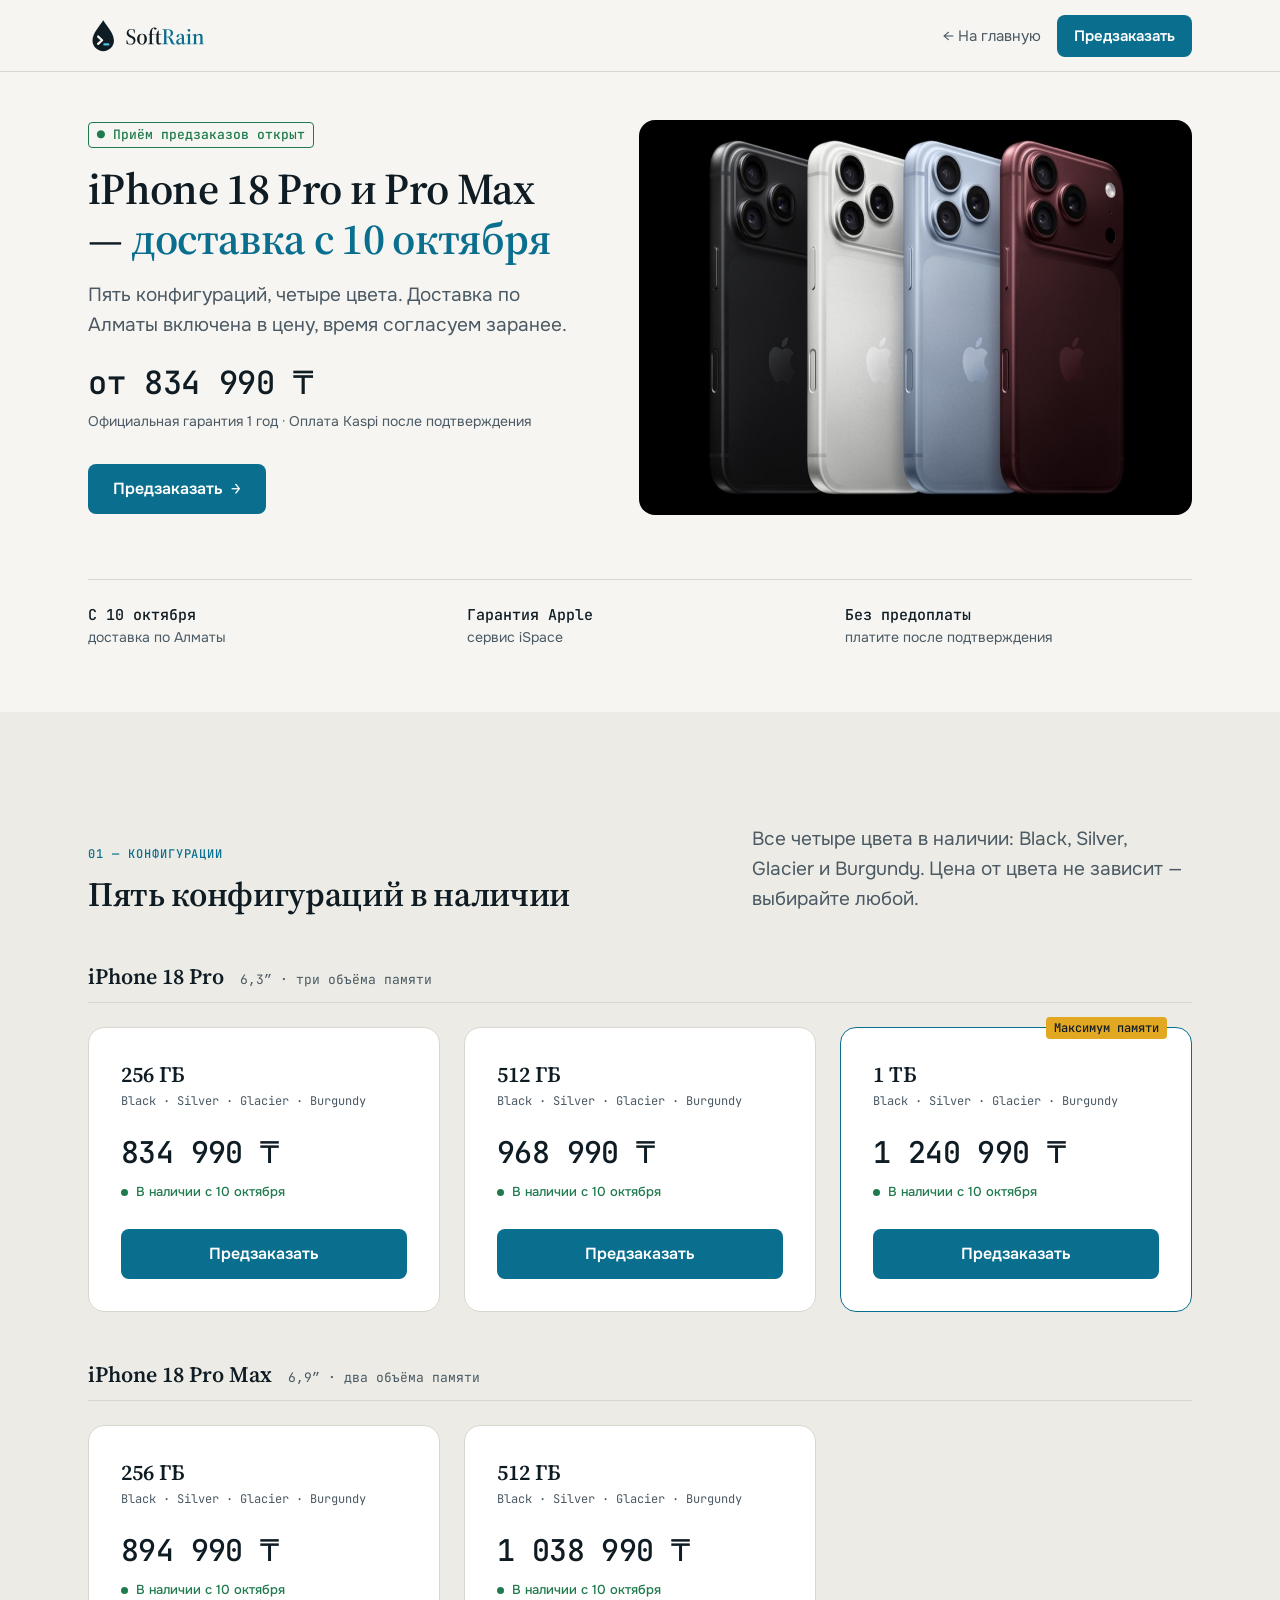
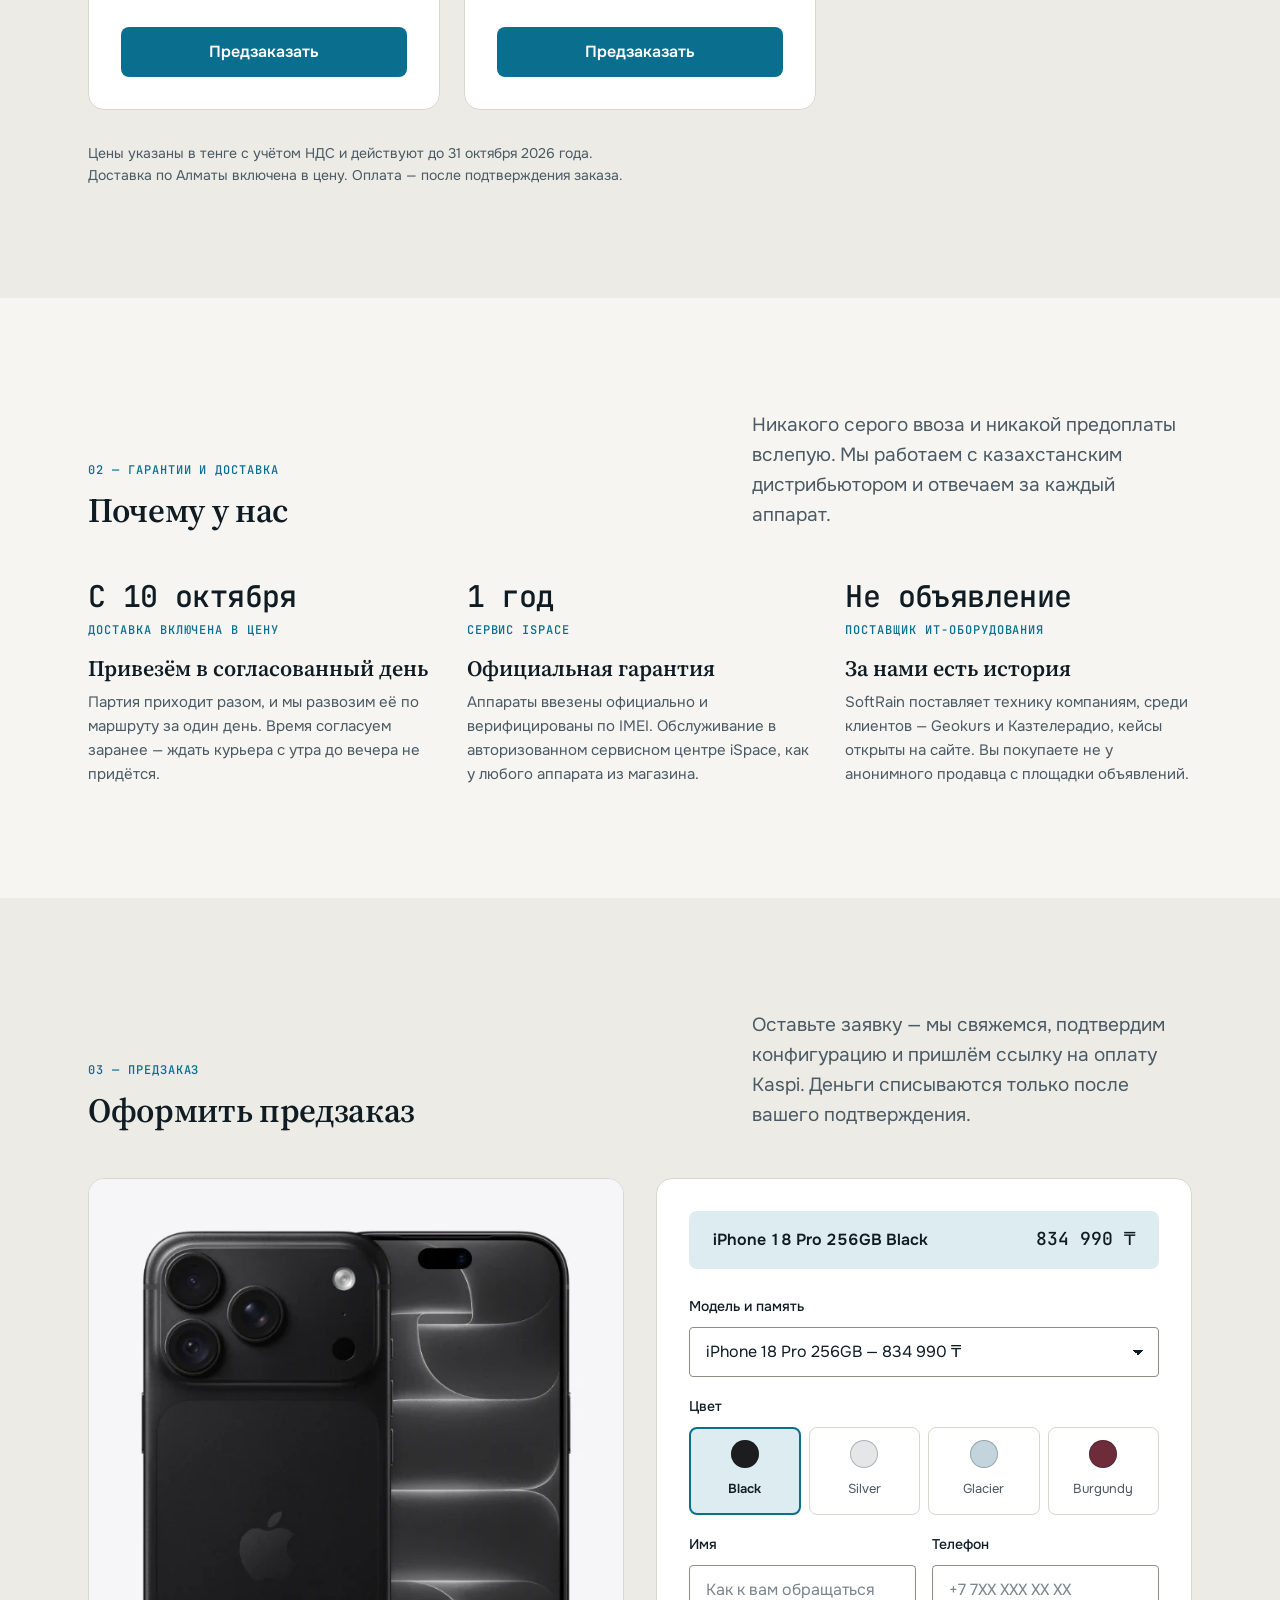
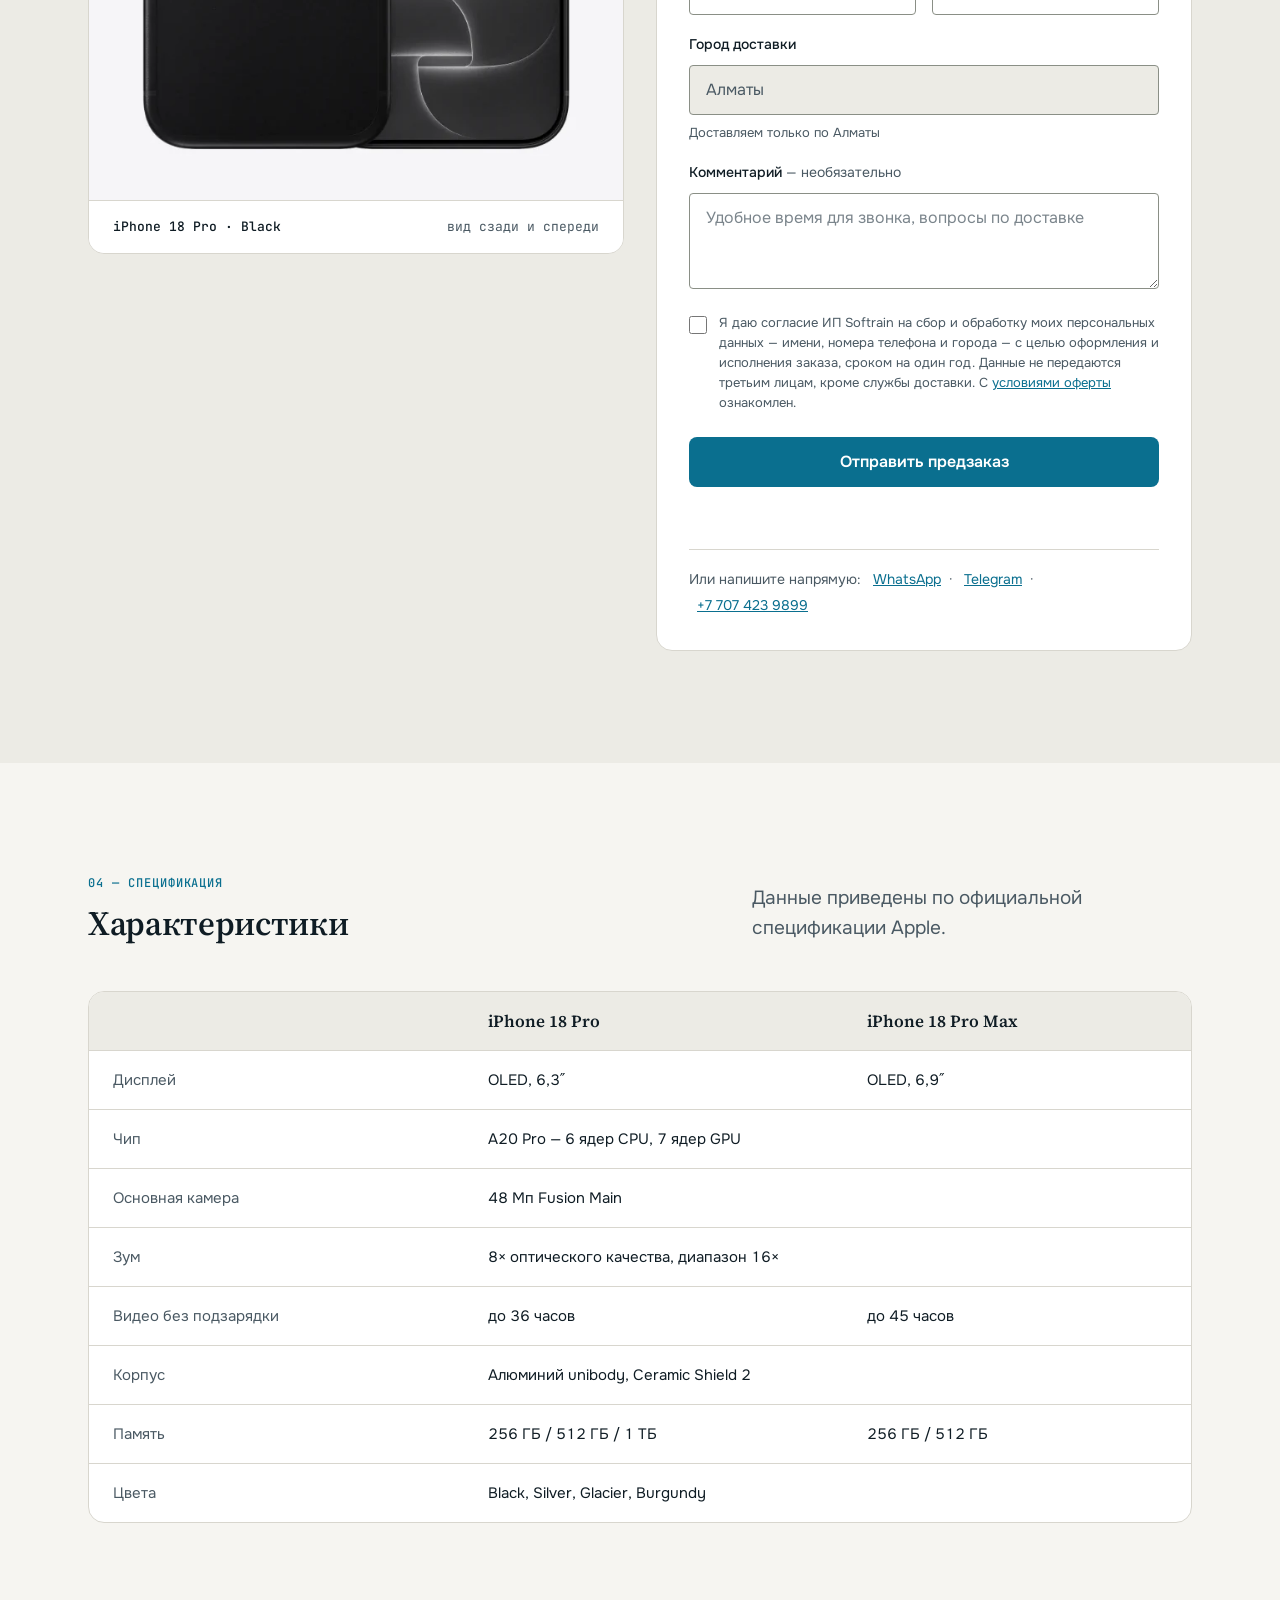
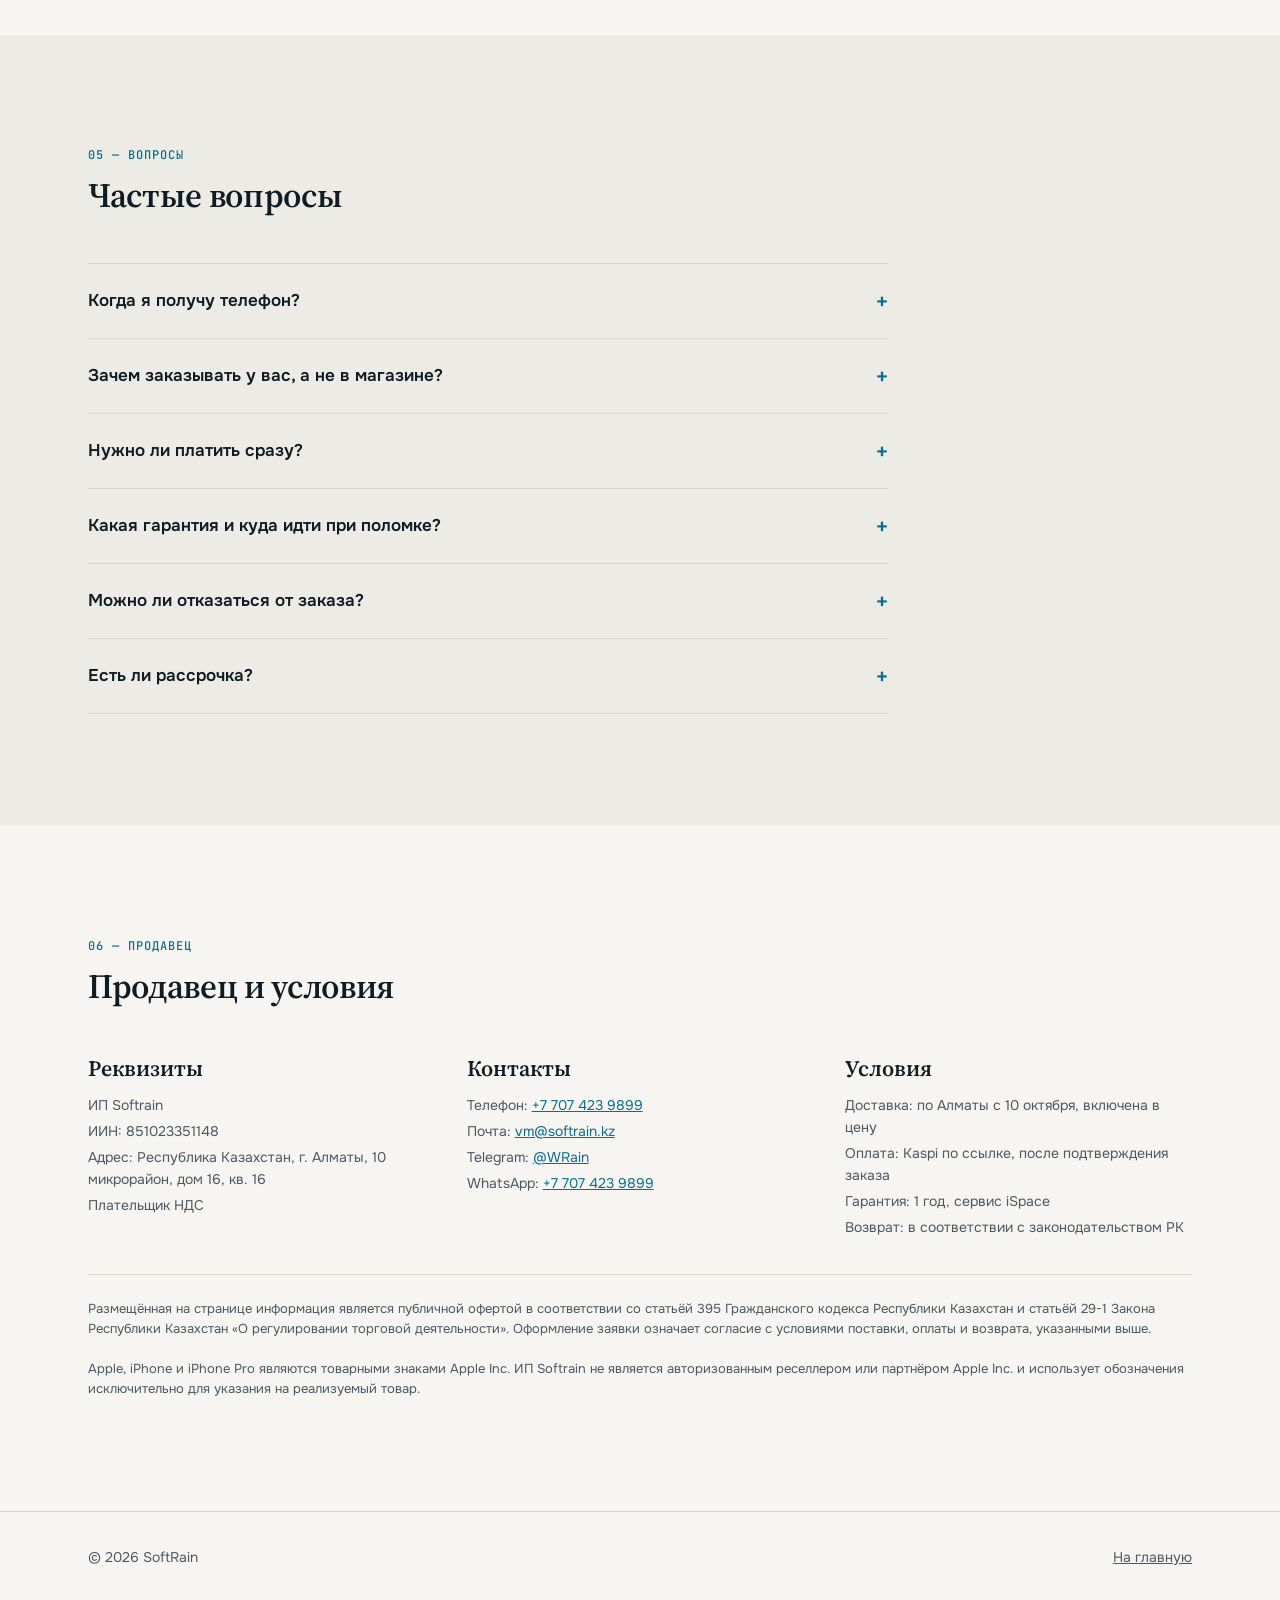
<file: iphone/index.html>
<!DOCTYPE html>
<html lang="ru">
<head>
  <meta charset="UTF-8">
  <meta name="robots" content="noindex, follow">
  <link rel="canonical" href="https://softrain.kz/iphone-18-pro/">
  <meta http-equiv="refresh" content="0; url=/iphone-18-pro/">
  <title>Предзаказ iPhone 18 Pro — SoftRain</title>
  <style>
    body { font-family: 'Segoe UI', system-ui, sans-serif; background: #f6f5f1; color: #4a5963;
           display: flex; align-items: center; justify-content: center; height: 100vh; margin: 0; text-align: center; }
    a { color: #0a6f8f; }
  </style>
</head>
<body>
  <p>Открываем страницу предзаказа…<br><br><a href="/iphone-18-pro/">Перейти вручную</a></p>
  <script>location.replace('/iphone-18-pro/');</script>
</body>
</html>
</file>
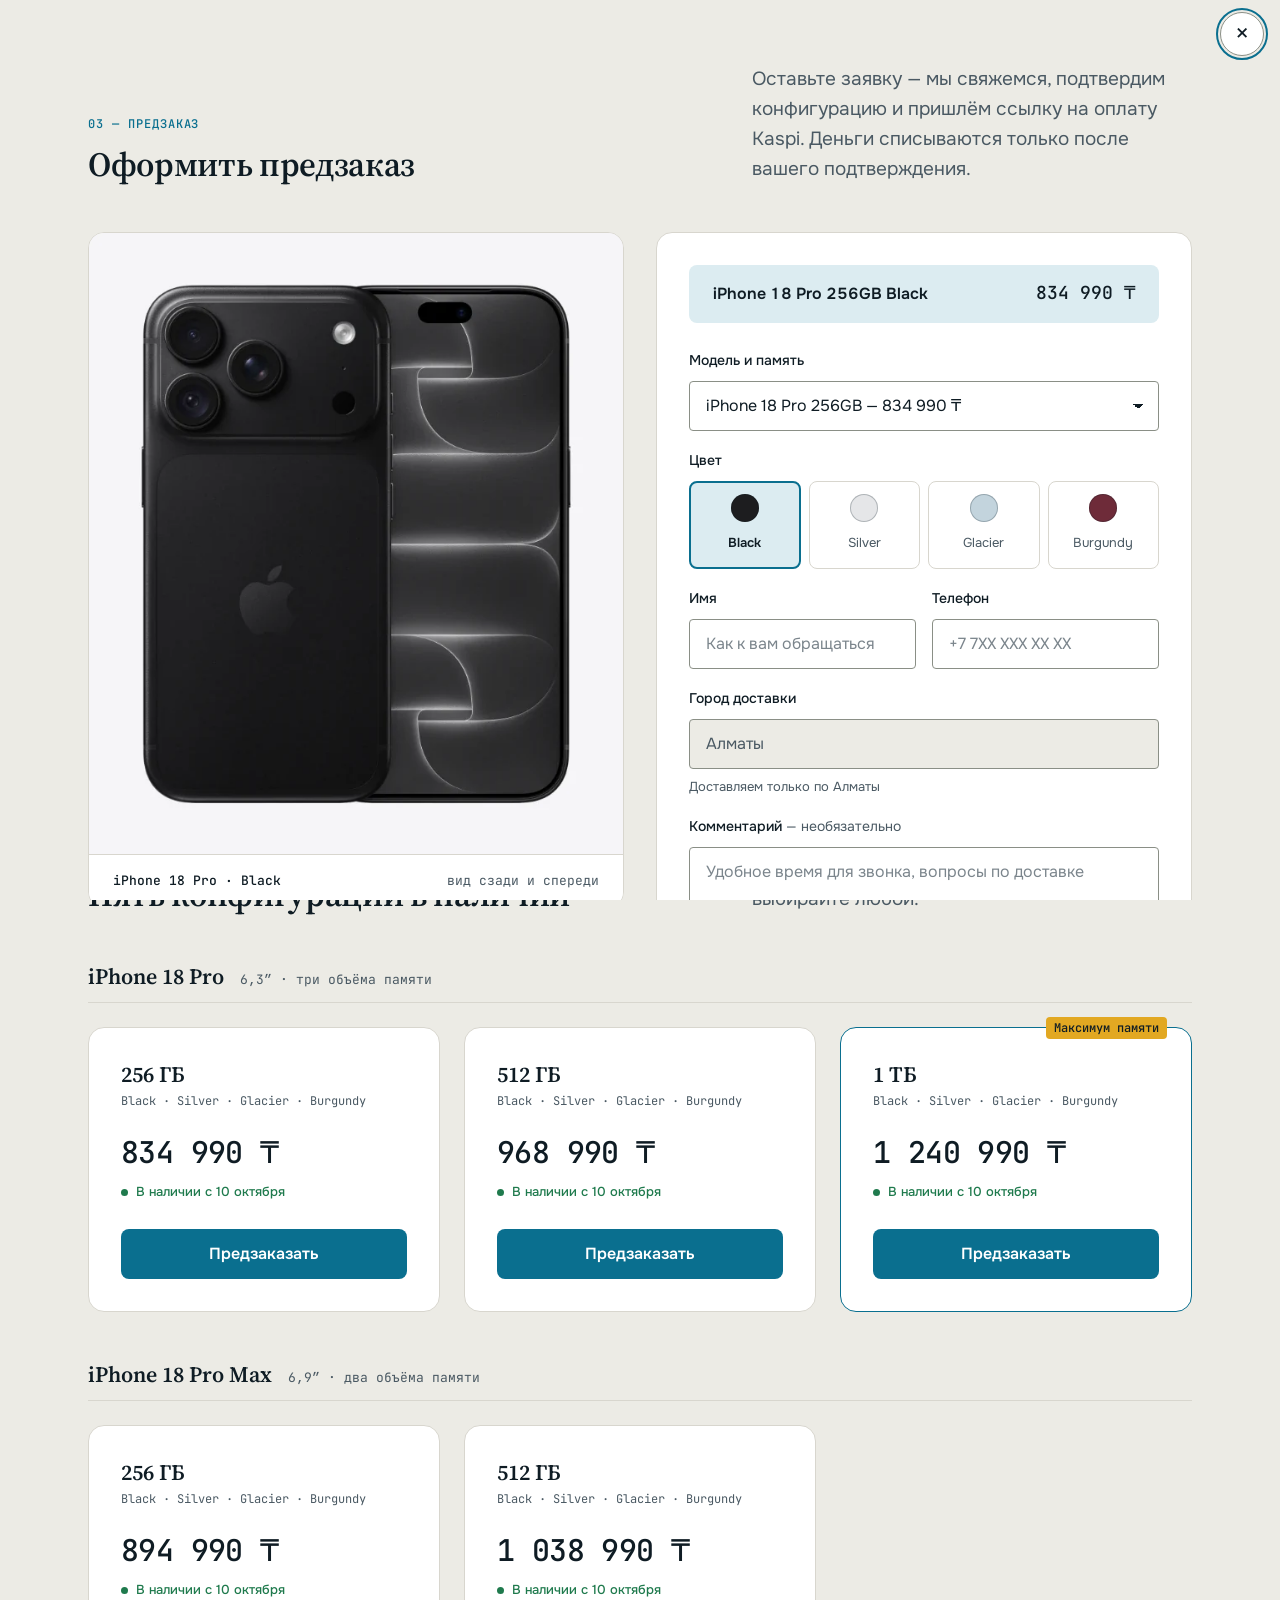
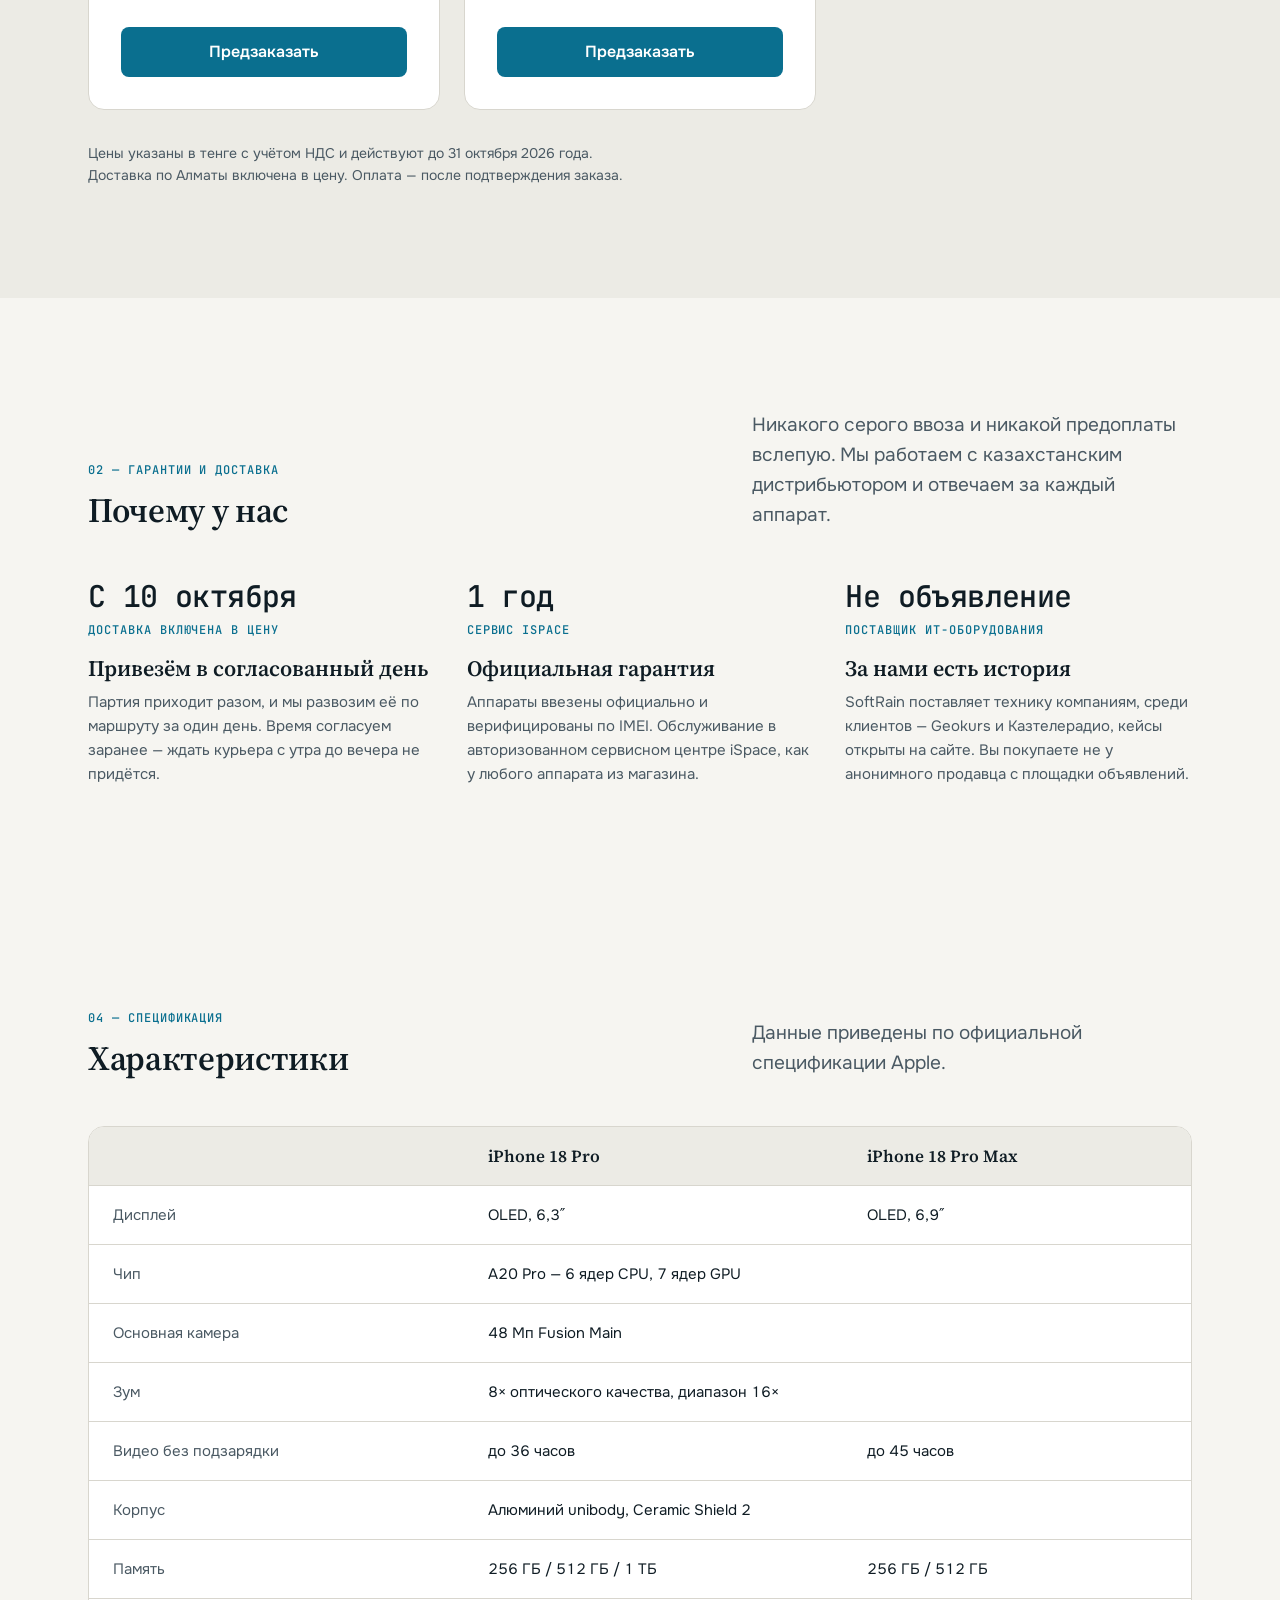
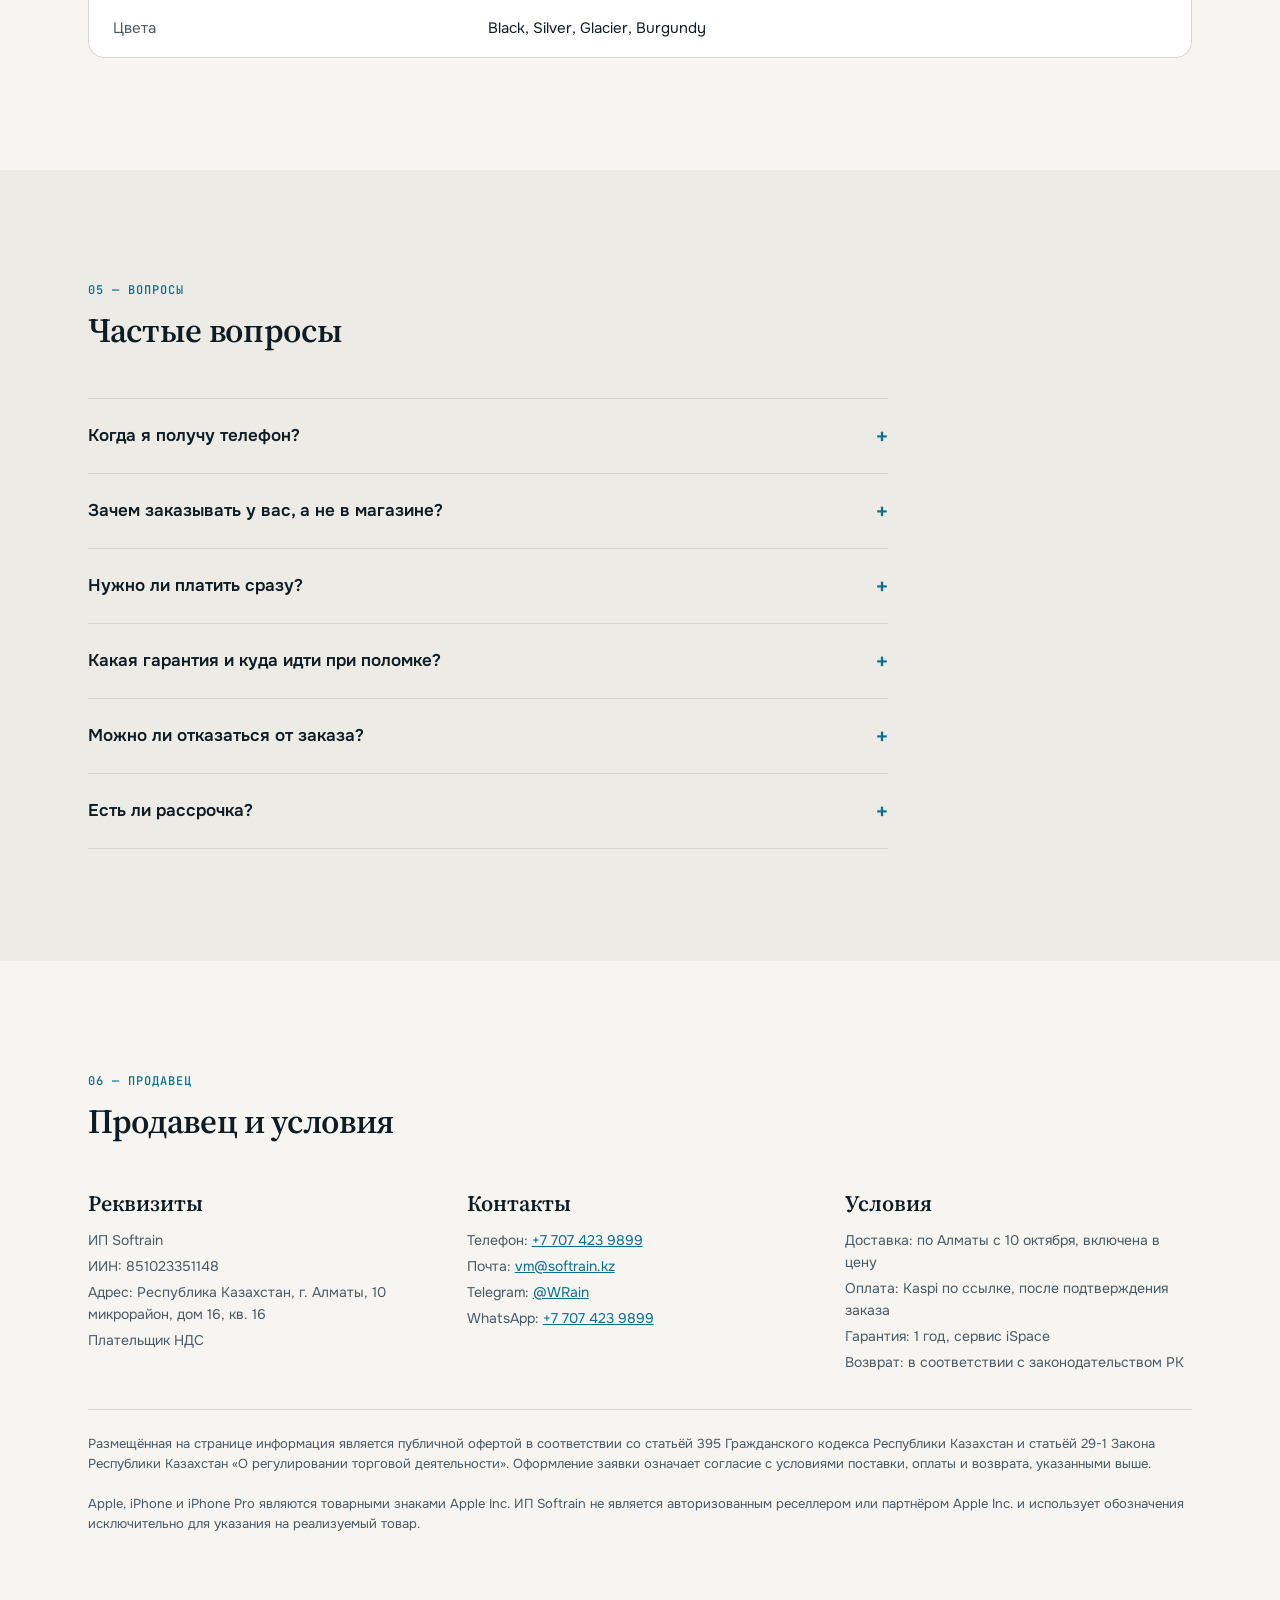
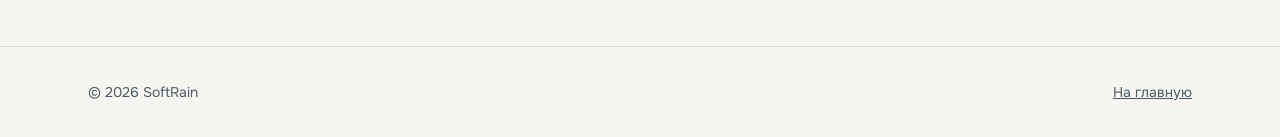
<file: zakaz/index.html>
<!DOCTYPE html>
<html lang="ru">
<head>
  <meta charset="UTF-8">
  <meta name="robots" content="noindex, follow">
  <link rel="canonical" href="https://softrain.kz/iphone-18-pro/">
  <meta http-equiv="refresh" content="0; url=/iphone-18-pro/#order">
  <title>Оформить предзаказ iPhone 18 Pro — SoftRain</title>
  <style>
    body { font-family: 'Segoe UI', system-ui, sans-serif; background: #f6f5f1; color: #4a5963;
           display: flex; align-items: center; justify-content: center; height: 100vh; margin: 0; text-align: center; }
    a { color: #0a6f8f; }
  </style>
</head>
<body>
  <p>Открываем форму предзаказа…<br><br><a href="/iphone-18-pro/#order">Перейти вручную</a></p>
  <script>
    // Переносим параметры модели и цвета, если они были в ссылке
    location.replace('/iphone-18-pro/' + (location.search || '') + '#order');
  </script>
</body>
</html>
</file>
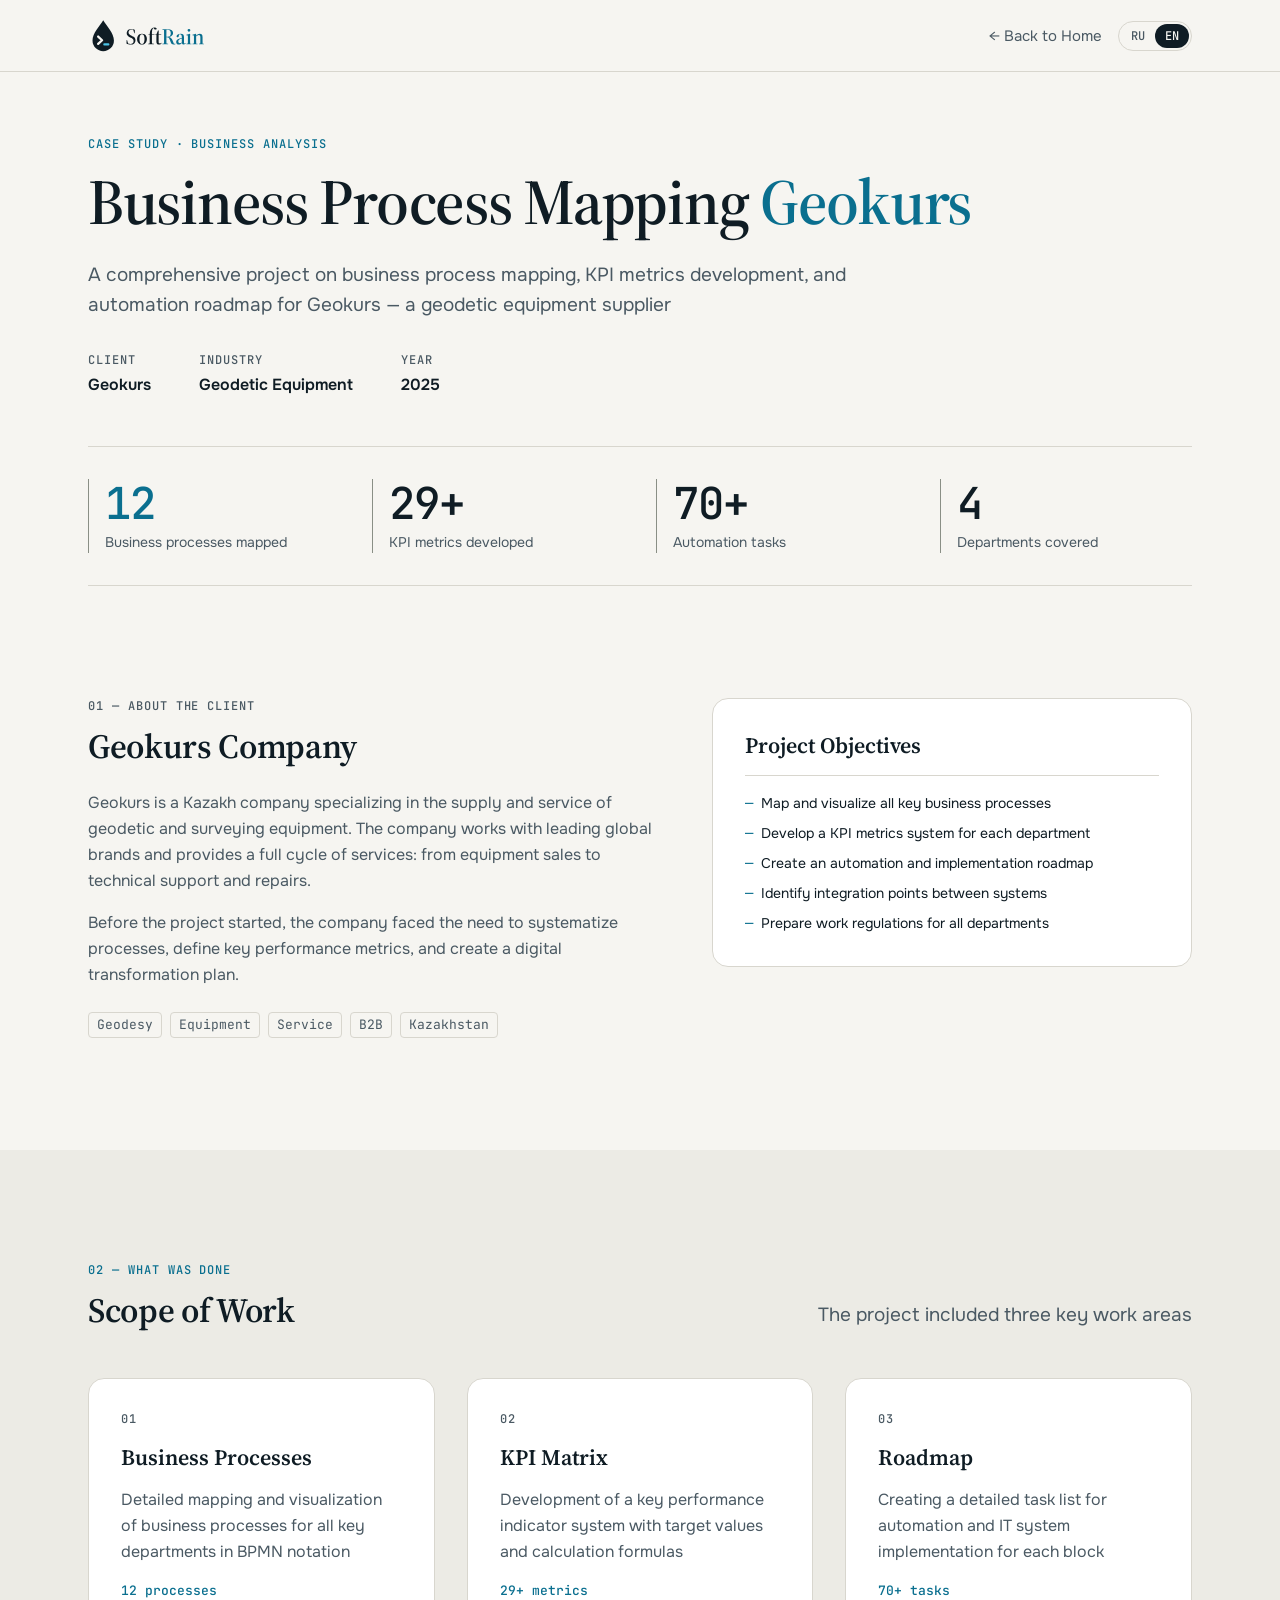
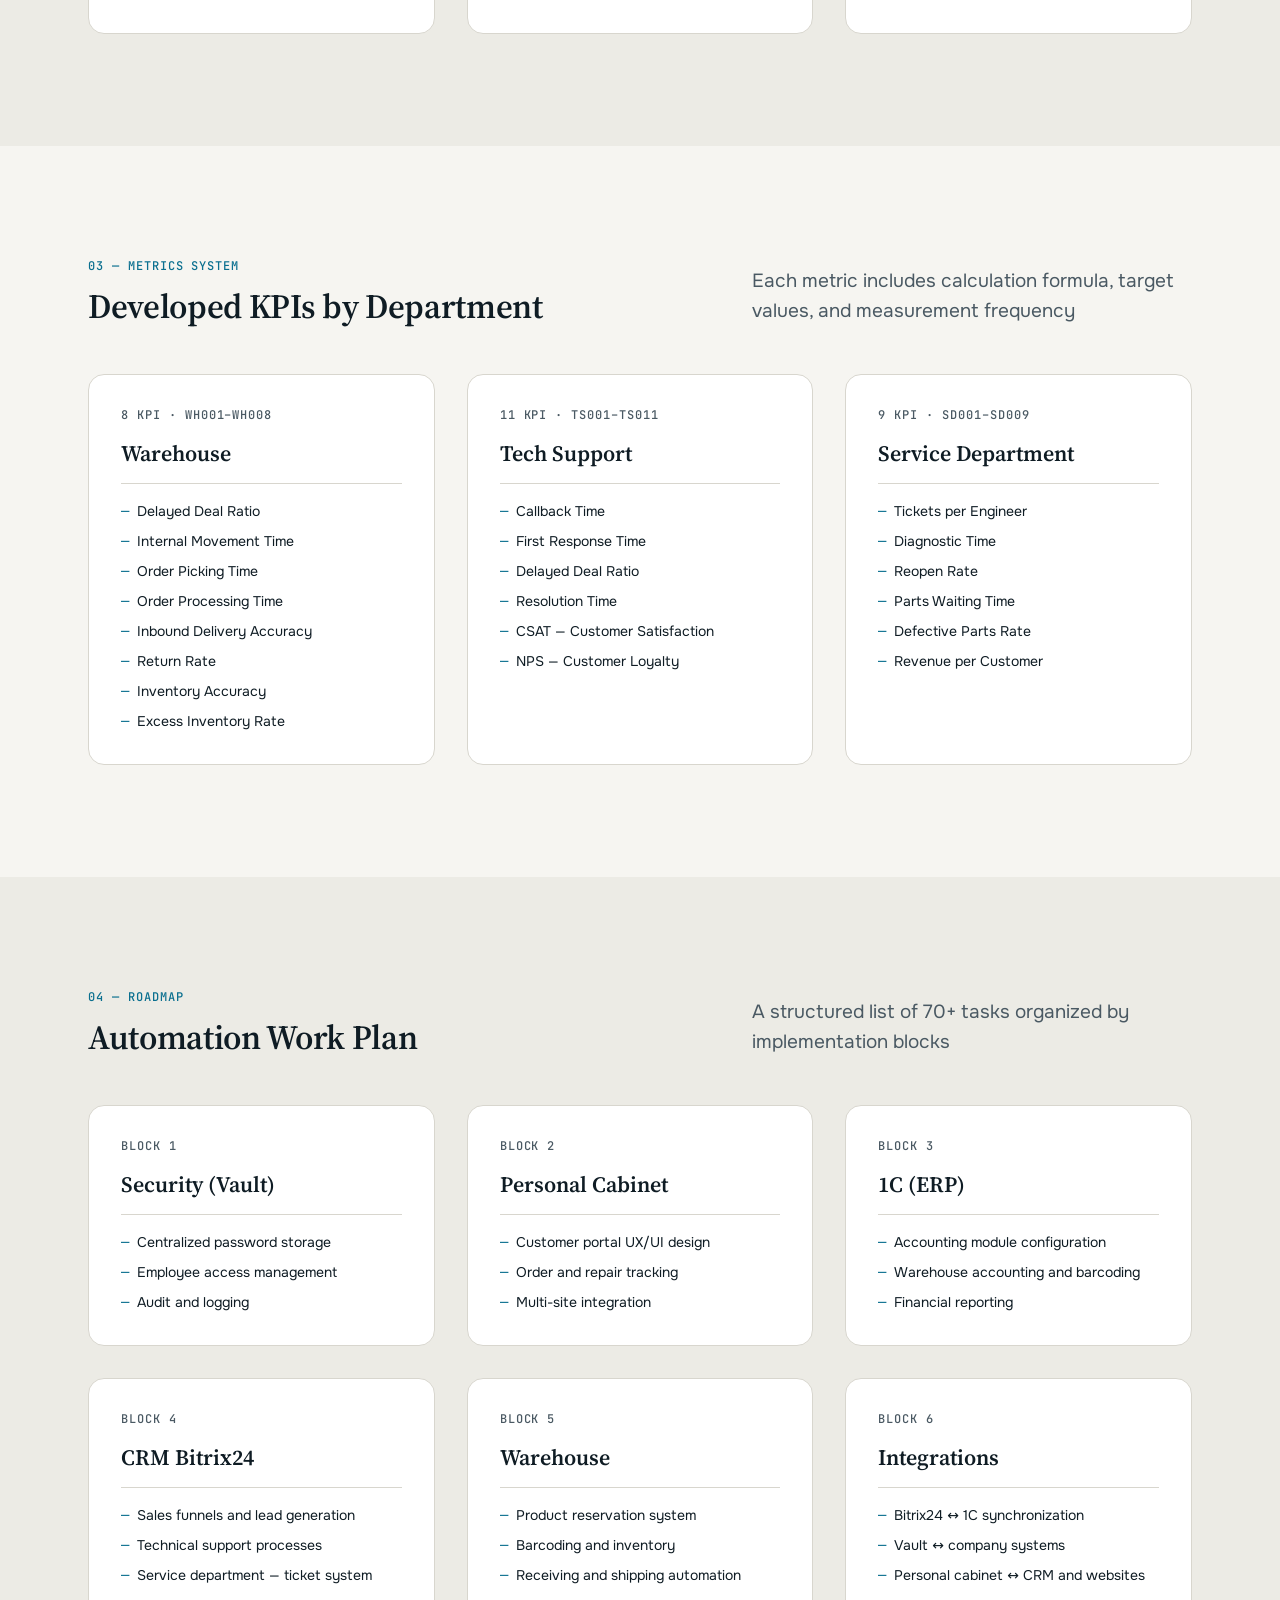
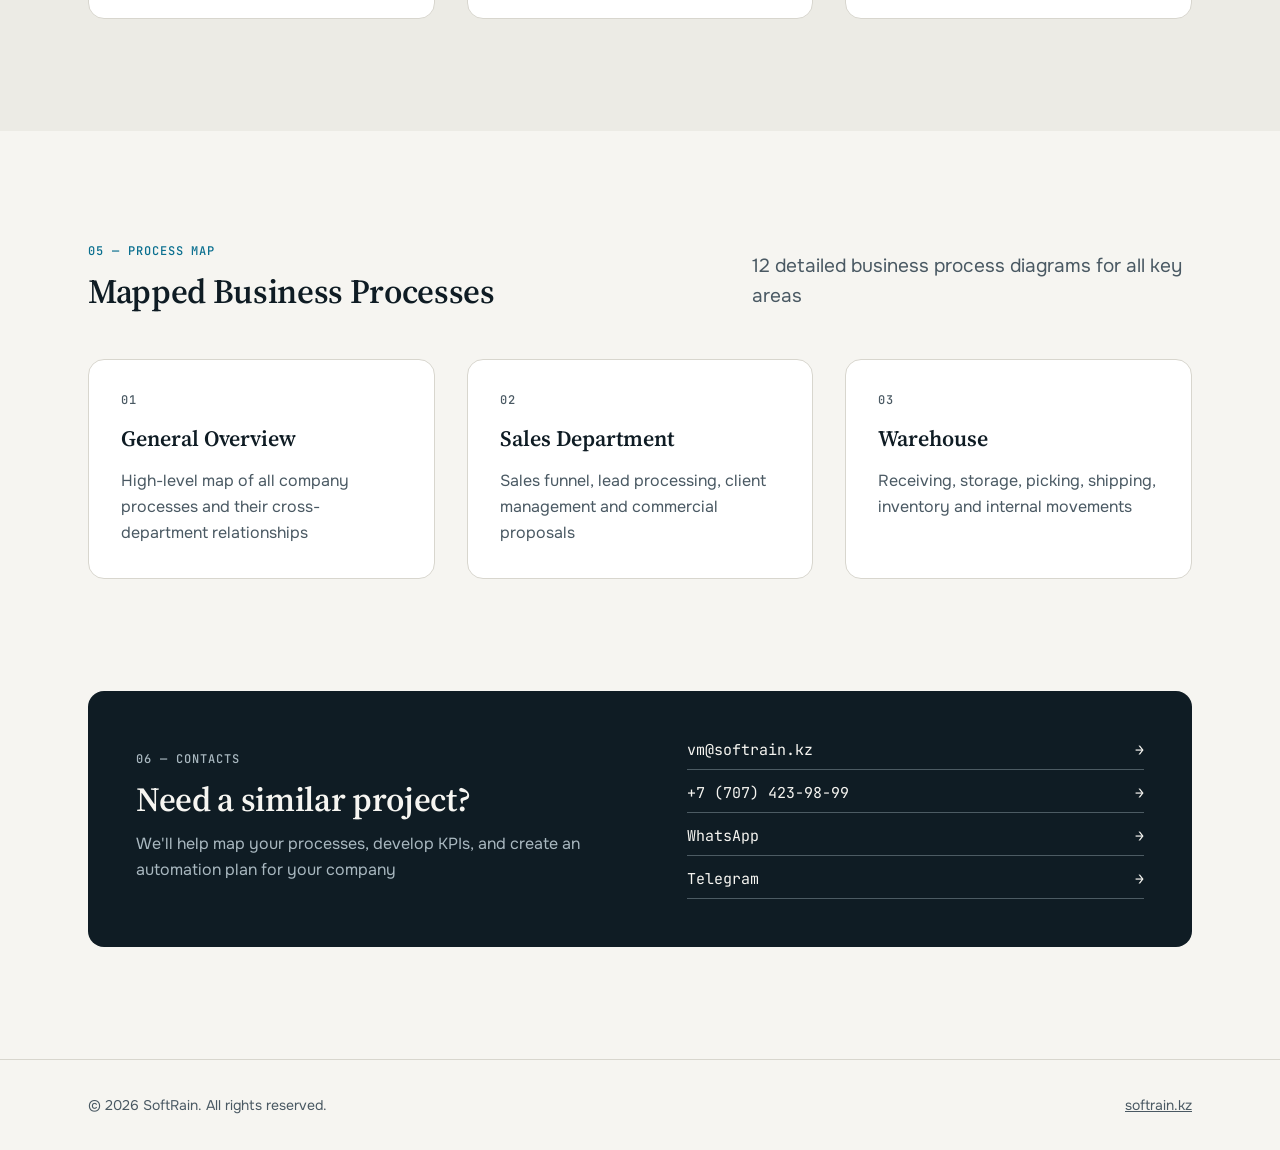
<file: geokurs-case.html>
<!DOCTYPE html>
<html lang="ru">
<head>
  <meta charset="UTF-8">
  <meta name="viewport" content="width=device-width, initial-scale=1.0">
  <link rel="icon" type="image/svg+xml" href="favicon.svg">
  <link rel="apple-touch-icon" href="assets/apple-touch-icon.png">
  <title>Кейс Geokurs — SoftRain</title>
  <meta name="description" content="Кейс: описание бизнес-процессов, разработка KPI-метрик и дорожной карты автоматизации для компании Geokurs — поставщик геодезического оборудования.">
  <meta name="robots" content="index, follow">

  <!-- Canonical & Hreflang -->
  <link rel="canonical" href="https://softrain.kz/geokurs-case.html">
  <link rel="alternate" hreflang="ru" href="https://softrain.kz/geokurs-case.html">
  <link rel="alternate" hreflang="en" href="https://softrain.kz/geokurs-case.html">

  <!-- Open Graph -->
  <meta property="og:type" content="article">
  <meta property="og:url" content="https://softrain.kz/geokurs-case.html">
  <meta property="og:title" content="Кейс Geokurs — Бизнес-анализ и автоматизация">
  <meta property="og:description" content="Описание бизнес-процессов, 29+ KPI-метрик и 70+ задач автоматизации для Geokurs.">
  <meta property="og:image" content="https://softrain.kz/assets/og-image.png">
  <meta property="og:image:width" content="1200">
  <meta property="og:image:height" content="630">
  <meta property="og:site_name" content="SoftRain">

  <link rel="preconnect" href="https://fonts.googleapis.com">
  <link rel="preconnect" href="https://fonts.gstatic.com" crossorigin>
  <link href="https://fonts.googleapis.com/css2?family=JetBrains+Mono:wght@400;500&family=Onest:wght@400;500;600&family=Source+Serif+4:opsz,wght@8..60,600&display=swap" rel="stylesheet">
  <link rel="stylesheet" href="assets/softrain.css">
  <style>
    .case-hero { padding: var(--space-16) 0 var(--space-12); }
    .case-hero .display { margin: var(--space-4) 0 var(--space-6); max-width: 900px; }
    .case-hero .lead { max-width: 760px; }
    .case-meta { display: flex; flex-wrap: wrap; gap: var(--space-12); margin-top: var(--space-8); }
    .case-meta dt { font: 500 12px/16px var(--font-mono); letter-spacing: .08em; text-transform: uppercase; color: var(--ink-muted); }
    .case-meta dd { font-weight: 600; margin-top: var(--space-1); }
    .stats-bar { display: grid; grid-template-columns: repeat(4, 1fr); gap: var(--space-8); padding: var(--space-8) 0; border-top: 1px solid var(--line); border-bottom: 1px solid var(--line); }
    .about { display: grid; grid-template-columns: 1.2fr 1fr; gap: var(--space-12); align-items: start; }
    .about .h2 { margin: var(--space-3) 0 var(--space-6); }
    .about-text p + p { margin-top: var(--space-4); }
    .about-text p { color: var(--ink-muted); }
    .about-text .tags { margin-top: var(--space-6); }
    .scope-count { margin-top: auto; font: 500 13px/20px var(--font-mono); color: var(--rain); }
    .card-num:only-child { justify-content: flex-start; }
    @media (max-width: 860px) {
      .about { grid-template-columns: 1fr; }
      .stats-bar { grid-template-columns: repeat(2, 1fr); }
    }
  </style>

<!-- Yandex.Metrika counter -->
  <script type="text/javascript">
      (function(m,e,t,r,i,k,a){
          m[i]=m[i]||function(){(m[i].a=m[i].a||[]).push(arguments)};
          m[i].l=1*new Date();
          for (var j = 0; j < document.scripts.length; j++) {if (document.scripts[j].src === r) { return; }}
          k=e.createElement(t),a=e.getElementsByTagName(t)[0],k.async=1,k.src=r,a.parentNode.insertBefore(k,a)
      })(window, document,'script','https://mc.yandex.ru/metrika/tag.js?id=106817733', 'ym');
      ym(106817733, 'init', {ssr:true, webvisor:true, clickmap:true, ecommerce:"dataLayer", referrer: document.referrer, url: location.href, accurateTrackBounce:true, trackLinks:true});
  </script>
  <noscript><div><img src="https://mc.yandex.ru/watch/106817733" style="position:absolute; left:-9999px;" alt="" /></div></noscript>
  <!-- /Yandex.Metrika counter -->
</head>

<body>
  <nav class="nav" id="navbar">
    <div class="wrap">
      <a href="./" class="nav-logo" aria-label="SoftRain — на главную"><img src="assets/softrain-logo.svg" alt="SoftRain" width="157" height="48"></a>
      <div class="nav-right">
        <a href="./" class="nav-back">← <span class="lang-text" data-lang-ru="На главную" data-lang-en="Back to Home">На главную</span></a>
        <div class="lang-switch" role="group" aria-label="Язык / Language">
          <button class="lang-btn active" data-lang="ru">RU</button>
          <button class="lang-btn" data-lang="en">EN</button>
        </div>
      </div>
    </div>
  </nav>

  <main>
  <header class="case-hero">
    <div class="wrap">
      <p class="lang-text eyebrow" data-lang-ru="Кейс · Бизнес-анализ" data-lang-en="Case study · Business analysis">Кейс · Бизнес-анализ</p>
      <h1 class="display"><span class="lang-text" data-lang-ru="Описание бизнес-процессов" data-lang-en="Business Process Mapping">Описание бизнес-процессов</span> <em>Geokurs</em></h1>
      <p class="lang-text lead" data-lang-ru="Комплексный проект по описанию бизнес-процессов, разработке системы KPI-метрик и формированию дорожной карты автоматизации для компании Geokurs — поставщика геодезического оборудования" data-lang-en="A comprehensive project on business process mapping, KPI metrics development, and automation roadmap for Geokurs — a geodetic equipment supplier">Комплексный проект по описанию бизнес-процессов, разработке системы KPI-метрик и формированию дорожной карты автоматизации для компании Geokurs — поставщика геодезического оборудования</p>
      <dl class="case-meta">
        <div><dt class="lang-text" data-lang-ru="Клиент" data-lang-en="Client">Клиент</dt><dd>Geokurs</dd></div>
        <div><dt class="lang-text" data-lang-ru="Отрасль" data-lang-en="Industry">Отрасль</dt><dd class="lang-text" data-lang-ru="Геодезическое оборудование" data-lang-en="Geodetic Equipment">Геодезическое оборудование</dd></div>
        <div><dt class="lang-text" data-lang-ru="Год" data-lang-en="Year">Год</dt><dd>2025</dd></div>
      </dl>
    </div>
  </header>

  <div class="wrap">
    <div class="stats-bar">
          <div class="stat"><span class="stat-value stat-value--accent">12</span><span class="lang-text stat-label" data-lang-ru="Бизнес-процессов описано" data-lang-en="Business processes mapped">Бизнес-процессов описано</span></div>
          <div class="stat"><span class="stat-value">29+</span><span class="lang-text stat-label" data-lang-ru="KPI-метрик разработано" data-lang-en="KPI metrics developed">KPI-метрик разработано</span></div>
          <div class="stat"><span class="stat-value">70+</span><span class="lang-text stat-label" data-lang-ru="Задач автоматизации" data-lang-en="Automation tasks">Задач автоматизации</span></div>
          <div class="stat"><span class="stat-value">4</span><span class="lang-text stat-label" data-lang-ru="Отдела охвачено" data-lang-en="Departments covered">Отдела охвачено</span></div>
    </div>
  </div>

  <section class="section">
    <div class="wrap about">
      <div class="about-text">
        <p class="lang-text eyebrow" data-lang-ru="01 — О клиенте" data-lang-en="01 — About the client">01 — О клиенте</p>
        <h2 class="lang-text h2" data-lang-ru="Компания Geokurs" data-lang-en="Geokurs Company">Компания Geokurs</h2>
        <p class="lang-text" data-lang-ru="Geokurs — казахстанская компания, специализирующаяся на поставке и сервисном обслуживании геодезического и измерительного оборудования. Компания работает с ведущими мировыми брендами и предоставляет полный цикл услуг: от продажи оборудования до технической поддержки и ремонта." data-lang-en="Geokurs is a Kazakh company specializing in the supply and service of geodetic and surveying equipment. The company works with leading global brands and provides a full cycle of services: from equipment sales to technical support and repairs.">Geokurs — казахстанская компания, специализирующаяся на поставке и сервисном обслуживании геодезического и измерительного оборудования. Компания работает с ведущими мировыми брендами и предоставляет полный цикл услуг: от продажи оборудования до технической поддержки и ремонта.</p>
        <p class="lang-text" data-lang-ru="Перед началом проекта компания столкнулась с необходимостью систематизировать процессы, определить ключевые метрики эффективности и составить план цифровой трансформации." data-lang-en="Before the project started, the company faced the need to systematize processes, define key performance metrics, and create a digital transformation plan.">Перед началом проекта компания столкнулась с необходимостью систематизировать процессы, определить ключевые метрики эффективности и составить план цифровой трансформации.</p>
        <div class="tags"><span class="lang-text tag tag--outline" data-lang-ru="Геодезия" data-lang-en="Geodesy">Геодезия</span><span class="lang-text tag tag--outline" data-lang-ru="Оборудование" data-lang-en="Equipment">Оборудование</span><span class="lang-text tag tag--outline" data-lang-ru="Сервис" data-lang-en="Service">Сервис</span><span class="tag tag--outline">B2B</span><span class="lang-text tag tag--outline" data-lang-ru="Казахстан" data-lang-en="Kazakhstan">Казахстан</span></div>
      </div>
      <aside class="card">
        <h3 class="lang-text h3" data-lang-ru="Задачи проекта" data-lang-en="Project Objectives">Задачи проекта</h3>
        <ul class="list">
              <li class="lang-text" data-lang-ru="Описать и визуализировать все ключевые бизнес-процессы компании" data-lang-en="Map and visualize all key business processes">Описать и визуализировать все ключевые бизнес-процессы компании</li>
              <li class="lang-text" data-lang-ru="Разработать систему KPI-метрик для каждого отдела" data-lang-en="Develop a KPI metrics system for each department">Разработать систему KPI-метрик для каждого отдела</li>
              <li class="lang-text" data-lang-ru="Сформировать дорожную карту автоматизации и внедрения" data-lang-en="Create an automation and implementation roadmap">Сформировать дорожную карту автоматизации и внедрения</li>
              <li class="lang-text" data-lang-ru="Определить точки интеграции между системами" data-lang-en="Identify integration points between systems">Определить точки интеграции между системами</li>
              <li class="lang-text" data-lang-ru="Подготовить регламенты работы для всех отделов" data-lang-en="Prepare work regulations for all departments">Подготовить регламенты работы для всех отделов</li>
        </ul>
      </aside>
    </div>
  </section>

  <section class="section section--sunken">
    <div class="wrap">
      <div class="section-head">
        <div>
          <p class="lang-text eyebrow" data-lang-ru="02 — Что было сделано" data-lang-en="02 — What was done">02 — Что было сделано</p>
          <h2 class="lang-text h2" data-lang-ru="Объём работ" data-lang-en="Scope of Work">Объём работ</h2>
        </div>
        <p class="lang-text lead" data-lang-ru="Проект включал три ключевых направления работы" data-lang-en="The project included three key work areas">Проект включал три ключевых направления работы</p>
      </div>
      <div class="grid-3">
        <article class="card">
          <div class="card-num"><span>01</span></div>
          <h3 class="lang-text h3" data-lang-ru="Бизнес-процессы" data-lang-en="Business Processes">Бизнес-процессы</h3>
          <p class="lang-text" data-lang-ru="Детальное описание и визуализация бизнес-процессов всех ключевых подразделений в нотации BPMN" data-lang-en="Detailed mapping and visualization of business processes for all key departments in BPMN notation">Детальное описание и визуализация бизнес-процессов всех ключевых подразделений в нотации BPMN</p>
          <div class="lang-text scope-count" data-lang-ru="12 процессов" data-lang-en="12 processes">12 процессов</div>
        </article>
        <article class="card">
          <div class="card-num"><span>02</span></div>
          <h3 class="lang-text h3" data-lang-ru="Матрица KPI" data-lang-en="KPI Matrix">Матрица KPI</h3>
          <p class="lang-text" data-lang-ru="Разработка системы ключевых показателей эффективности с целевыми значениями и формулами расчёта" data-lang-en="Development of a key performance indicator system with target values and calculation formulas">Разработка системы ключевых показателей эффективности с целевыми значениями и формулами расчёта</p>
          <div class="lang-text scope-count" data-lang-ru="29+ метрик" data-lang-en="29+ metrics">29+ метрик</div>
        </article>
        <article class="card">
          <div class="card-num"><span>03</span></div>
          <h3 class="lang-text h3" data-lang-ru="Дорожная карта" data-lang-en="Roadmap">Дорожная карта</h3>
          <p class="lang-text" data-lang-ru="Формирование детального перечня задач по автоматизации и внедрению IT-систем по каждому блоку" data-lang-en="Creating a detailed task list for automation and IT system implementation for each block">Формирование детального перечня задач по автоматизации и внедрению IT-систем по каждому блоку</p>
          <div class="lang-text scope-count" data-lang-ru="70+ задач" data-lang-en="70+ tasks">70+ задач</div>
        </article>
      </div>
    </div>
  </section>

  <section class="section">
    <div class="wrap">
      <div class="section-head">
        <div>
          <p class="lang-text eyebrow" data-lang-ru="03 — Система метрик" data-lang-en="03 — Metrics system">03 — Система метрик</p>
          <h2 class="lang-text h2" data-lang-ru="Разработанные KPI по отделам" data-lang-en="Developed KPIs by Department">Разработанные KPI по отделам</h2>
        </div>
        <p class="lang-text lead" data-lang-ru="Каждая метрика включает формулу расчёта, целевые значения и частоту измерения" data-lang-en="Each metric includes calculation formula, target values, and measurement frequency">Каждая метрика включает формулу расчёта, целевые значения и частоту измерения</p>
      </div>
      <div class="grid-3">
        <article class="card">
          <div class="card-num"><span>8 KPI · WH001–WH008</span></div>
          <h3 class="lang-text h3" data-lang-ru="Склад" data-lang-en="Warehouse">Склад</h3>
          <ul class="list">
            <li class="lang-text" data-lang-ru="Доля просроченных сделок" data-lang-en="Delayed Deal Ratio">Доля просроченных сделок</li>
            <li class="lang-text" data-lang-ru="Время внутреннего перемещения" data-lang-en="Internal Movement Time">Время внутреннего перемещения</li>
            <li class="lang-text" data-lang-ru="Время комплектации заказа" data-lang-en="Order Picking Time">Время комплектации заказа</li>
            <li class="lang-text" data-lang-ru="Время обработки заказа" data-lang-en="Order Processing Time">Время обработки заказа</li>
            <li class="lang-text" data-lang-ru="Точность входящих поставок" data-lang-en="Inbound Delivery Accuracy">Точность входящих поставок</li>
            <li class="lang-text" data-lang-ru="Коэффициент возвратов" data-lang-en="Return Rate">Коэффициент возвратов</li>
            <li class="lang-text" data-lang-ru="Точность инвентаризации" data-lang-en="Inventory Accuracy">Точность инвентаризации</li>
            <li class="lang-text" data-lang-ru="Доля избыточных запасов" data-lang-en="Excess Inventory Rate">Доля избыточных запасов</li>
          </ul>
        </article>
        <article class="card">
          <div class="card-num"><span>11 KPI · TS001–TS011</span></div>
          <h3 class="lang-text h3" data-lang-ru="Тех. поддержка" data-lang-en="Tech Support">Тех. поддержка</h3>
          <ul class="list">
            <li class="lang-text" data-lang-ru="Время обратного звонка" data-lang-en="Callback Time">Время обратного звонка</li>
            <li class="lang-text" data-lang-ru="Время первого ответа" data-lang-en="First Response Time">Время первого ответа</li>
            <li class="lang-text" data-lang-ru="Доля просроченных сделок" data-lang-en="Delayed Deal Ratio">Доля просроченных сделок</li>
            <li class="lang-text" data-lang-ru="Время решения обращений" data-lang-en="Resolution Time">Время решения обращений</li>
            <li class="lang-text" data-lang-ru="CSAT — удовлетворённость" data-lang-en="CSAT — Customer Satisfaction">CSAT — удовлетворённость</li>
            <li class="lang-text" data-lang-ru="NPS — лояльность клиентов" data-lang-en="NPS — Customer Loyalty">NPS — лояльность клиентов</li>
          </ul>
        </article>
        <article class="card">
          <div class="card-num"><span>9 KPI · SD001–SD009</span></div>
          <h3 class="lang-text h3" data-lang-ru="Сервисный отдел" data-lang-en="Service Department">Сервисный отдел</h3>
          <ul class="list">
            <li class="lang-text" data-lang-ru="Тикеты на инженера" data-lang-en="Tickets per Engineer">Тикеты на инженера</li>
            <li class="lang-text" data-lang-ru="Время диагностики" data-lang-en="Diagnostic Time">Время диагностики</li>
            <li class="lang-text" data-lang-ru="Коэффициент повторных обращений" data-lang-en="Reopen Rate">Коэффициент повторных обращений</li>
            <li class="lang-text" data-lang-ru="Время ожидания запчастей" data-lang-en="Parts Waiting Time">Время ожидания запчастей</li>
            <li class="lang-text" data-lang-ru="Доля бракованных запчастей" data-lang-en="Defective Parts Rate">Доля бракованных запчастей</li>
            <li class="lang-text" data-lang-ru="Выручка на клиента" data-lang-en="Revenue per Customer">Выручка на клиента</li>
          </ul>
        </article>
      </div>
    </div>
  </section>

  <section class="section section--sunken">
    <div class="wrap">
      <div class="section-head">
        <div>
          <p class="lang-text eyebrow" data-lang-ru="04 — Дорожная карта" data-lang-en="04 — Roadmap">04 — Дорожная карта</p>
          <h2 class="lang-text h2" data-lang-ru="Перечень работ по автоматизации" data-lang-en="Automation Work Plan">Перечень работ по автоматизации</h2>
        </div>
        <p class="lang-text lead" data-lang-ru="Структурированный перечень из 70+ задач по блокам внедрения" data-lang-en="A structured list of 70+ tasks organized by implementation blocks">Структурированный перечень из 70+ задач по блокам внедрения</p>
      </div>
      <div class="grid-3">
        <article class="card">
          <div class="card-num"><span class="lang-text" data-lang-ru="Блок 1" data-lang-en="Block 1">Блок 1</span></div>
          <h3 class="lang-text h3" data-lang-ru="Безопасность (Vault)" data-lang-en="Security (Vault)">Безопасность (Vault)</h3>
          <ul class="list">
            <li class="lang-text" data-lang-ru="Централизованное хранение паролей" data-lang-en="Centralized password storage">Централизованное хранение паролей</li>
            <li class="lang-text" data-lang-ru="Управление доступами сотрудников" data-lang-en="Employee access management">Управление доступами сотрудников</li>
            <li class="lang-text" data-lang-ru="Аудит и журналирование" data-lang-en="Audit and logging">Аудит и журналирование</li>
          </ul>
        </article>
        <article class="card">
          <div class="card-num"><span class="lang-text" data-lang-ru="Блок 2" data-lang-en="Block 2">Блок 2</span></div>
          <h3 class="lang-text h3" data-lang-ru="Личный кабинет" data-lang-en="Personal Cabinet">Личный кабинет</h3>
          <ul class="list">
            <li class="lang-text" data-lang-ru="UX/UI дизайн кабинета клиента" data-lang-en="Customer portal UX/UI design">UX/UI дизайн кабинета клиента</li>
            <li class="lang-text" data-lang-ru="Отслеживание заказов и ремонтов" data-lang-en="Order and repair tracking">Отслеживание заказов и ремонтов</li>
            <li class="lang-text" data-lang-ru="Интеграция с несколькими сайтами" data-lang-en="Multi-site integration">Интеграция с несколькими сайтами</li>
          </ul>
        </article>
        <article class="card">
          <div class="card-num"><span class="lang-text" data-lang-ru="Блок 3" data-lang-en="Block 3">Блок 3</span></div>
          <h3 class="lang-text h3" data-lang-ru="1C (ERP)" data-lang-en="1C (ERP)">1C (ERP)</h3>
          <ul class="list">
            <li class="lang-text" data-lang-ru="Настройка учётных модулей" data-lang-en="Accounting module configuration">Настройка учётных модулей</li>
            <li class="lang-text" data-lang-ru="Складской учёт и штрихкодирование" data-lang-en="Warehouse accounting and barcoding">Складской учёт и штрихкодирование</li>
            <li class="lang-text" data-lang-ru="Финансовая отчётность" data-lang-en="Financial reporting">Финансовая отчётность</li>
          </ul>
        </article>
        <article class="card">
          <div class="card-num"><span class="lang-text" data-lang-ru="Блок 4" data-lang-en="Block 4">Блок 4</span></div>
          <h3 class="lang-text h3" data-lang-ru="CRM Bitrix24" data-lang-en="CRM Bitrix24">CRM Bitrix24</h3>
          <ul class="list">
            <li class="lang-text" data-lang-ru="Воронки продаж и лидогенерация" data-lang-en="Sales funnels and lead generation">Воронки продаж и лидогенерация</li>
            <li class="lang-text" data-lang-ru="Процессы тех. поддержки" data-lang-en="Technical support processes">Процессы тех. поддержки</li>
            <li class="lang-text" data-lang-ru="Сервисный отдел — тикет-система" data-lang-en="Service department — ticket system">Сервисный отдел — тикет-система</li>
          </ul>
        </article>
        <article class="card">
          <div class="card-num"><span class="lang-text" data-lang-ru="Блок 5" data-lang-en="Block 5">Блок 5</span></div>
          <h3 class="lang-text h3" data-lang-ru="Склад" data-lang-en="Warehouse">Склад</h3>
          <ul class="list">
            <li class="lang-text" data-lang-ru="Система резервирования товаров" data-lang-en="Product reservation system">Система резервирования товаров</li>
            <li class="lang-text" data-lang-ru="Штрихкодирование и инвентаризация" data-lang-en="Barcoding and inventory">Штрихкодирование и инвентаризация</li>
            <li class="lang-text" data-lang-ru="Автоматизация приёмки и отгрузки" data-lang-en="Receiving and shipping automation">Автоматизация приёмки и отгрузки</li>
          </ul>
        </article>
        <article class="card">
          <div class="card-num"><span class="lang-text" data-lang-ru="Блок 6" data-lang-en="Block 6">Блок 6</span></div>
          <h3 class="lang-text h3" data-lang-ru="Интеграции" data-lang-en="Integrations">Интеграции</h3>
          <ul class="list">
            <li class="lang-text" data-lang-ru="Bitrix24 ↔ 1C синхронизация" data-lang-en="Bitrix24 ↔ 1C synchronization">Bitrix24 ↔ 1C синхронизация</li>
            <li class="lang-text" data-lang-ru="Vault ↔ системы компании" data-lang-en="Vault ↔ company systems">Vault ↔ системы компании</li>
            <li class="lang-text" data-lang-ru="Личный кабинет ↔ CRM и сайты" data-lang-en="Personal cabinet ↔ CRM and websites">Личный кабинет ↔ CRM и сайты</li>
          </ul>
        </article>
      </div>
    </div>
  </section>

  <section class="section">
    <div class="wrap">
      <div class="section-head">
        <div>
          <p class="lang-text eyebrow" data-lang-ru="05 — Карта процессов" data-lang-en="05 — Process map">05 — Карта процессов</p>
          <h2 class="lang-text h2" data-lang-ru="Описанные бизнес-процессы" data-lang-en="Mapped Business Processes">Описанные бизнес-процессы</h2>
        </div>
        <p class="lang-text lead" data-lang-ru="12 детализированных диаграмм бизнес-процессов по всем ключевым направлениям" data-lang-en="12 detailed business process diagrams for all key areas">12 детализированных диаграмм бизнес-процессов по всем ключевым направлениям</p>
      </div>
      <div class="grid-3">
        <article class="card">
          <div class="card-num"><span>01</span></div>
          <h3 class="lang-text h3" data-lang-ru="Общая схема" data-lang-en="General Overview">Общая схема</h3>
          <p class="lang-text" data-lang-ru="Верхнеуровневая карта всех процессов компании и их взаимосвязей между подразделениями" data-lang-en="High-level map of all company processes and their cross-department relationships">Верхнеуровневая карта всех процессов компании и их взаимосвязей между подразделениями</p>
        </article>
        <article class="card">
          <div class="card-num"><span>02</span></div>
          <h3 class="lang-text h3" data-lang-ru="Отдел продаж" data-lang-en="Sales Department">Отдел продаж</h3>
          <p class="lang-text" data-lang-ru="Воронка продаж, обработка лидов, работа с клиентами и коммерческие предложения" data-lang-en="Sales funnel, lead processing, client management and commercial proposals">Воронка продаж, обработка лидов, работа с клиентами и коммерческие предложения</p>
        </article>
        <article class="card">
          <div class="card-num"><span>03</span></div>
          <h3 class="lang-text h3" data-lang-ru="Склад" data-lang-en="Warehouse">Склад</h3>
          <p class="lang-text" data-lang-ru="Приёмка, хранение, комплектация, отгрузка, инвентаризация и внутренние перемещения" data-lang-en="Receiving, storage, picking, shipping, inventory and internal movements">Приёмка, хранение, комплектация, отгрузка, инвентаризация и внутренние перемещения</p>
        </article>
      </div>
    </div>
  </section>

  <section class="section" id="contact" style="padding-top:0">
    <div class="wrap">
      <div class="cta">
        <div>
          <p class="lang-text eyebrow" data-lang-ru="06 — Контакты" data-lang-en="06 — Contacts">06 — Контакты</p>
          <h2 class="lang-text h2" data-lang-ru="Нужен подобный проект?" data-lang-en="Need a similar project?">Нужен подобный проект?</h2>
          <p class="lang-text" data-lang-ru="Мы поможем описать процессы, разработать KPI и составить план автоматизации для вашей компании" data-lang-en="We&#x27;ll help map your processes, develop KPIs, and create an automation plan for your company">Мы поможем описать процессы, разработать KPI и составить план автоматизации для вашей компании</p>
        </div>
        <div class="cta-contacts" style="margin-top:0;align-content:center">
          <a href="mailto:vm@softrain.kz">vm@softrain.kz <span aria-hidden="true">→</span></a>
          <a href="tel:+77074239899">+7 (707) 423-98-99 <span aria-hidden="true">→</span></a>
          <a href="https://wa.me/77074239899" target="_blank" rel="noopener">WhatsApp <span aria-hidden="true">→</span></a>
          <a href="https://t.me/WRain" target="_blank" rel="noopener">Telegram <span aria-hidden="true">→</span></a>
        </div>
      </div>
    </div>
  </section>
  </main>

  <footer class="footer">
    <div class="wrap">
      <span class="lang-text" data-lang-ru="© 2026 SoftRain. Все права защищены." data-lang-en="© 2026 SoftRain. All rights reserved.">© 2026 SoftRain. Все права защищены.</span>
      <a href="./">softrain.kz</a>
    </div>
  </footer>

  <script>
    // Переключение языка
    function initLanguageSwitcher() {
      var langButtons = document.querySelectorAll('.lang-btn');
      var elements = document.querySelectorAll('.lang-text');

      function switchLanguage(lang) {
        for (var i = 0; i < langButtons.length; i++) {
          langButtons[i].classList.toggle('active', langButtons[i].getAttribute('data-lang') === lang);
        }
        document.documentElement.lang = lang;
        for (var j = 0; j < elements.length; j++) {
          var text = elements[j].getAttribute('data-lang-' + lang);
          if (text) elements[j].textContent = text;
        }
        document.title = lang === 'ru' ? 'Кейс Geokurs — SoftRain' : 'Geokurs Case Study — SoftRain';
        try { localStorage.setItem('lang', lang); } catch (e) {}
      }

      function getLanguage() {
        try {
          var saved = localStorage.getItem('lang');
          if (saved) return saved;
        } catch (e) {}
        var browserLang = navigator.language || (navigator.languages && navigator.languages[0]) || 'ru';
        var lang = browserLang.split('-')[0];
        return ['ru', 'en'].indexOf(lang) !== -1 ? lang : 'ru';
      }

      for (var k = 0; k < langButtons.length; k++) {
        langButtons[k].addEventListener('click', function () { switchLanguage(this.getAttribute('data-lang')); });
      }
      switchLanguage(getLanguage());
    }

    window.addEventListener('scroll', function () {
      document.getElementById('navbar').classList.toggle('scrolled', window.scrollY > 10);
    });

    document.addEventListener('DOMContentLoaded', initLanguageSwitcher);
  </script>
</body>
</html>
</file>
<file: assets/softrain.css>
/* SoftRain — общие стили сайта.
   Токены совпадают с дизайн-системой SoftRain (claude.ai/artifact/VRfSKEux57aoRDF5JWzACj).
   Шрифты подключаются на каждой странице: Source Serif 4 (600), Onest (400/500/600), JetBrains Mono (400/500). */

:root {
  --surface: #f6f5f1;
  --surface-raised: #ffffff;
  --surface-sunken: #ecebe5;
  --surface-inverse: #0f1c24;
  --ink: #0f1c24;
  --ink-muted: #4a5963;
  --ink-inverse: #f6f5f1;
  --ink-inverse-muted: #a9b8c0;
  --line: #d8d6ce;
  --line-strong: #8a8f86;
  --rain: #0a6f8f;
  --rain-strong: #085a74;
  --on-rain: #ffffff;
  --rain-soft: #dcecf1;
  --rain-light: #4cc3e6;
  --sun: #e2a822;
  --on-sun: #0f1c24;
  --success: #1f7a4d;
  --danger: #b3261e;
  --focus: #0a6f8f;

  --font-display: "Source Serif 4", Georgia, "Times New Roman", serif;
  --font-sans: Onest, "Segoe UI", system-ui, sans-serif;
  --font-mono: "JetBrains Mono", ui-monospace, Menlo, monospace;

  --space-1: 4px; --space-2: 8px; --space-3: 12px; --space-4: 16px; --space-6: 24px;
  --space-8: 32px; --space-12: 48px; --space-16: 64px; --space-24: 112px;
  --radius-sm: 4px; --radius-md: 8px; --radius-lg: 16px; --radius-pill: 999px;
  --shadow-hover: 0 12px 32px -12px rgba(15, 28, 36, .18);
  --container: 1200px;
  --nav-height: 72px;
}

* { box-sizing: border-box; margin: 0; padding: 0; }
html { scroll-behavior: smooth; scroll-padding-top: calc(var(--nav-height) + 16px); }
body {
  font-family: var(--font-sans); font-size: 16px; line-height: 26px;
  color: var(--ink); background: var(--surface);
  -webkit-font-smoothing: antialiased; text-rendering: optimizeLegibility;
}
img { max-width: 100%; display: block; }
a { color: var(--rain); }
a:hover { color: var(--rain-strong); }
:focus-visible { outline: 2px solid var(--focus); outline-offset: 2px; }
h1, h2, h3 { text-wrap: balance; }

.wrap { max-width: var(--container); margin: 0 auto; padding: 0 var(--space-12); }
.section { padding: var(--space-24) 0; }
.section--sunken { background: var(--surface-sunken); }

/* ===== Типографика ===== */
.eyebrow {
  font-family: var(--font-mono); font-size: 12px; line-height: 16px; font-weight: 500;
  letter-spacing: .08em; text-transform: uppercase; color: var(--rain);
}
.display {
  font-family: var(--font-display); font-size: 64px; line-height: 68px; font-weight: 600;
  letter-spacing: -.02em;
}
.display em, .h1 em { font-style: normal; color: var(--rain); }
.h1 { font-family: var(--font-display); font-size: 44px; line-height: 50px; font-weight: 600; letter-spacing: -.015em; }
.h2 { font-family: var(--font-display); font-size: 34px; line-height: 40px; font-weight: 600; letter-spacing: -.01em; }
.h3 { font-family: var(--font-display); font-size: 22px; line-height: 28px; font-weight: 600; }
.lead { font-size: 19px; line-height: 30px; color: var(--ink-muted); }
.muted { color: var(--ink-muted); }
.mono { font-family: var(--font-mono); }

/* Заголовок секции: слева надзаголовок и h2, справа вводная фраза */
.section-head {
  display: flex; justify-content: space-between; align-items: flex-end; gap: var(--space-8);
  margin-bottom: var(--space-12);
}
.section-head .h2 { margin-top: var(--space-3); }
.section-head .lead { max-width: 440px; }

/* ===== Кнопки ===== */
.btn {
  display: inline-flex; align-items: center; justify-content: center; gap: var(--space-2);
  font: 600 16px/24px var(--font-sans); padding: var(--space-3) var(--space-6);
  border-radius: var(--radius-md); border: 1px solid transparent; cursor: pointer;
  text-decoration: none; transition: background .15s ease-out, border-color .15s ease-out, color .15s ease-out;
}
.btn .arrow { font-family: var(--font-mono); }
.btn-primary { background: var(--rain); color: var(--on-rain); }
.btn-primary:hover { background: var(--rain-strong); color: var(--on-rain); }
.btn-primary:disabled { opacity: .6; cursor: not-allowed; }
.btn-secondary { background: transparent; color: var(--ink); border-color: var(--line-strong); }
.btn-secondary:hover { border-color: var(--ink); color: var(--ink); }
.btn-ghost { background: transparent; color: var(--rain); padding-left: 0; padding-right: 0; }
.btn-ghost:hover { color: var(--rain-strong); text-decoration: underline; text-underline-offset: 4px; }
.btn-inverse { background: var(--ink-inverse); color: var(--surface-inverse); }
.btn-inverse:hover { background: #ffffff; color: var(--surface-inverse); }

/* ===== Теги ===== */
.tags { display: flex; flex-wrap: wrap; gap: var(--space-2); }
.tag {
  display: inline-flex; align-items: center; font: 400 13px/20px var(--font-mono);
  padding: 2px var(--space-2); border-radius: var(--radius-sm); background: var(--rain-soft); color: var(--ink);
}
.tag--outline { background: transparent; border: 1px solid var(--line); color: var(--ink-muted); }
.tag--sun { background: var(--sun); color: var(--on-sun); font-weight: 500; }
.tag--ok { background: transparent; border: 1px solid var(--success); color: var(--success); font-weight: 500; }

/* ===== Навигация ===== */
.nav {
  position: sticky; top: 0; z-index: 100; height: var(--nav-height);
  background: var(--surface); border-bottom: 1px solid var(--line);
  transition: background .2s ease-out;
}
.nav.scrolled { background: var(--surface-raised); }
.nav .wrap { height: 100%; display: flex; align-items: center; justify-content: space-between; gap: var(--space-6); }
.nav-logo { display: flex; align-items: center; flex-shrink: 0; }
.nav-logo img { height: 36px; width: auto; }
.nav-links { display: flex; gap: var(--space-6); list-style: none; }
.nav-links a { color: var(--ink-muted); text-decoration: none; font-size: 15px; }
.nav-links a:hover, .nav-links a[aria-current] { color: var(--ink); }
.nav-right { display: flex; align-items: center; gap: var(--space-4); }
.nav-right .btn { padding: var(--space-2) var(--space-4); font-size: 15px; }
.lang-switch { display: inline-flex; padding: 2px; border: 1px solid var(--line); border-radius: var(--radius-pill); }
.lang-switch button {
  font: 500 12px/16px var(--font-mono); padding: 4px 10px; border: 0; border-radius: var(--radius-pill);
  background: transparent; color: var(--ink-muted); cursor: pointer;
}
.lang-switch button.active { background: var(--ink); color: var(--surface); }
.nav-back { color: var(--ink-muted); text-decoration: none; font-size: 15px; }
.nav-back:hover { color: var(--ink); }
.menu-toggle {
  display: none; width: 40px; height: 40px; border: 1px solid var(--line); border-radius: var(--radius-md);
  background: transparent; cursor: pointer; align-items: center; justify-content: center;
}
.menu-toggle span, .menu-toggle span::before, .menu-toggle span::after {
  display: block; width: 18px; height: 2px; background: var(--ink); border-radius: 1px; position: relative; content: '';
}
.menu-toggle span::before { position: absolute; top: -6px; }
.menu-toggle span::after { position: absolute; top: 6px; }

/* ===== Карточки ===== */
.card {
  background: var(--surface-raised); border: 1px solid var(--line); border-radius: var(--radius-lg);
  padding: var(--space-8); display: flex; flex-direction: column; gap: var(--space-4);
  transition: transform .2s ease-out, box-shadow .2s ease-out;
}
.card:hover { transform: translateY(-2px); box-shadow: var(--shadow-hover); }
.card p { color: var(--ink-muted); }
.card-num {
  font: 500 12px/16px var(--font-mono); letter-spacing: .08em; color: var(--ink-muted);
  display: flex; justify-content: space-between; gap: var(--space-4); text-transform: uppercase;
}
.list {
  list-style: none; padding-top: var(--space-4); border-top: 1px solid var(--line);
  display: grid; gap: var(--space-2); font-size: 14px; line-height: 22px;
}
.list li { display: flex; gap: var(--space-2); }
.list li::before { content: "—"; color: var(--rain); font-family: var(--font-mono); flex-shrink: 0; }
.grid-3 { display: grid; grid-template-columns: repeat(3, 1fr); gap: var(--space-8); }

/* ===== Цифры ===== */
.stat { display: flex; flex-direction: column; gap: var(--space-1); padding-left: var(--space-4); border-left: 1px solid var(--line-strong); }
.stat-value { font: 500 44px/48px var(--font-mono); letter-spacing: -.02em; color: var(--ink); font-variant-numeric: tabular-nums; }
.stat-value--accent { color: var(--rain); }
.stat-label { font-size: 14px; line-height: 22px; color: var(--ink-muted); }

/* ===== Кейс ===== */
.case {
  display: grid; grid-template-columns: 1.2fr 1fr; background: var(--surface-raised);
  border: 1px solid var(--line); border-radius: var(--radius-lg); overflow: hidden;
  color: inherit; text-decoration: none; transition: transform .2s ease-out, box-shadow .2s ease-out;
}
a.case:hover { transform: translateY(-2px); box-shadow: var(--shadow-hover); color: inherit; }
.case-body { padding: var(--space-8); display: flex; flex-direction: column; gap: var(--space-4); }
.case-body p { color: var(--ink-muted); }
.case-client {
  font: 500 12px/16px var(--font-mono); letter-spacing: .08em; text-transform: uppercase;
  color: var(--ink-muted); display: flex; gap: var(--space-3); align-items: center; flex-wrap: wrap;
}
.case-facts { background: var(--rain-soft); padding: var(--space-8); display: grid; align-content: center; gap: var(--space-6); }
.case-link { color: var(--rain); font-weight: 600; display: inline-flex; gap: var(--space-2); }
.case-link .arrow { font-family: var(--font-mono); }

/* ===== Инверсный блок (контакты) ===== */
.cta {
  background: var(--surface-inverse); color: var(--ink-inverse); border-radius: var(--radius-lg);
  padding: var(--space-12); display: grid; grid-template-columns: 1.1fr 1fr; gap: var(--space-12);
}
.cta .h2 { color: var(--ink-inverse); margin-top: var(--space-3); }
.cta .eyebrow { color: var(--ink-inverse-muted); }
.cta p { color: var(--ink-inverse-muted); margin-top: var(--space-3); }
.cta-contacts { display: grid; gap: var(--space-3); margin-top: var(--space-8); font: 400 15px/22px var(--font-mono); }
.cta-contacts a {
  color: var(--ink-inverse); text-decoration: none; border-bottom: 1px solid rgba(169, 184, 192, .4);
  padding-bottom: var(--space-2); display: flex; justify-content: space-between; gap: var(--space-4);
}
.cta-contacts a:hover { border-bottom-color: var(--ink-inverse); color: #fff; }
.cta :focus-visible { outline-color: var(--rain-light); }

/* ===== Поля формы ===== */
.field { display: grid; gap: var(--space-2); }
.field label { font-size: 14px; font-weight: 500; }
.input {
  width: 100%; font: 400 16px/24px var(--font-sans); padding: var(--space-3) var(--space-4);
  border-radius: var(--radius-sm); border: 1px solid var(--line-strong); background: var(--surface-raised); color: var(--ink);
}
.input::placeholder { color: #7b858c; }
.input:focus { outline: 2px solid var(--focus); outline-offset: 1px; border-color: var(--focus); }
.input[aria-invalid="true"] { border-color: var(--danger); }
.cta .input[aria-invalid="true"] { border-color: #f2857c; }
textarea.input { resize: vertical; min-height: 96px; }
.cta .input { background: rgba(246, 245, 241, .06); border-color: rgba(169, 184, 192, .5); color: var(--ink-inverse); }
.cta .input::placeholder { color: #8d9ca4; }
.cta .input:focus { outline-color: var(--rain-light); border-color: var(--rain-light); }
.form-status { font-size: 14px; min-height: 22px; }
.form-status.error { color: var(--danger); }
.form-status.success { color: var(--success); }
.cta .form-status.error { color: #f2857c; }
.cta .form-status.success { color: #5fc28d; }

/* ===== Подвал ===== */
.footer { border-top: 1px solid var(--line); padding: var(--space-8) 0; color: var(--ink-muted); font-size: 14px; }
.footer .wrap { display: flex; justify-content: space-between; align-items: center; gap: var(--space-4); flex-wrap: wrap; }
.footer a { color: var(--ink-muted); }
.footer a:hover { color: var(--ink); }

/* ===== Мотив «дождь» ===== */
.rain-art { width: 100%; height: auto; }
.rain-art .soft { fill: var(--rain-soft); }
.rain-art .rain { fill: var(--rain); }
.rain-art .sun { fill: var(--sun); }

@media (prefers-reduced-motion: reduce) {
  html { scroll-behavior: auto; }
  *, *::before, *::after { transition-duration: .01ms !important; animation-duration: .01ms !important; }
  .card:hover, a.case:hover { transform: none; }
}

@media (max-width: 1024px) {
  .grid-3 { grid-template-columns: repeat(2, 1fr); }
  .display { font-size: 52px; line-height: 56px; }
}

@media (max-width: 860px) {
  .menu-toggle { display: inline-flex; }
  .nav-links {
    display: none; position: absolute; top: var(--nav-height); left: 0; right: 0;
    flex-direction: column; gap: 0; background: var(--surface-raised); border-bottom: 1px solid var(--line);
    padding: var(--space-2) var(--space-4) var(--space-4);
  }
  .nav-links.open { display: flex; }
  .nav-links a { display: block; padding: var(--space-3) 0; font-size: 17px; border-bottom: 1px solid var(--line); }
  .nav-right .btn { display: none; }
  .case, .cta { grid-template-columns: 1fr; }
  .section-head { flex-direction: column; align-items: flex-start; gap: var(--space-4); }
}

@media (max-width: 640px) {
  .wrap { padding: 0 var(--space-4); }
  .section { padding: var(--space-16) 0; }
  .grid-3 { grid-template-columns: 1fr; gap: var(--space-4); }
  .display { font-size: 40px; line-height: 44px; }
  .h1 { font-size: 32px; line-height: 38px; }
  .h2 { font-size: 28px; line-height: 34px; }
  .lead { font-size: 17px; line-height: 27px; }
  .card, .case-body, .case-facts { padding: var(--space-6); }
  .cta { padding: var(--space-8) var(--space-6); gap: var(--space-8); }
  .stat-value { font-size: 36px; line-height: 40px; }
  .case-facts { grid-template-columns: repeat(3, 1fr); gap: var(--space-4); padding: var(--space-6) var(--space-4); }
  .case-facts .stat { padding-left: var(--space-3); }
  .case-facts .stat-value { font-size: 28px; line-height: 32px; }
}
</file>
